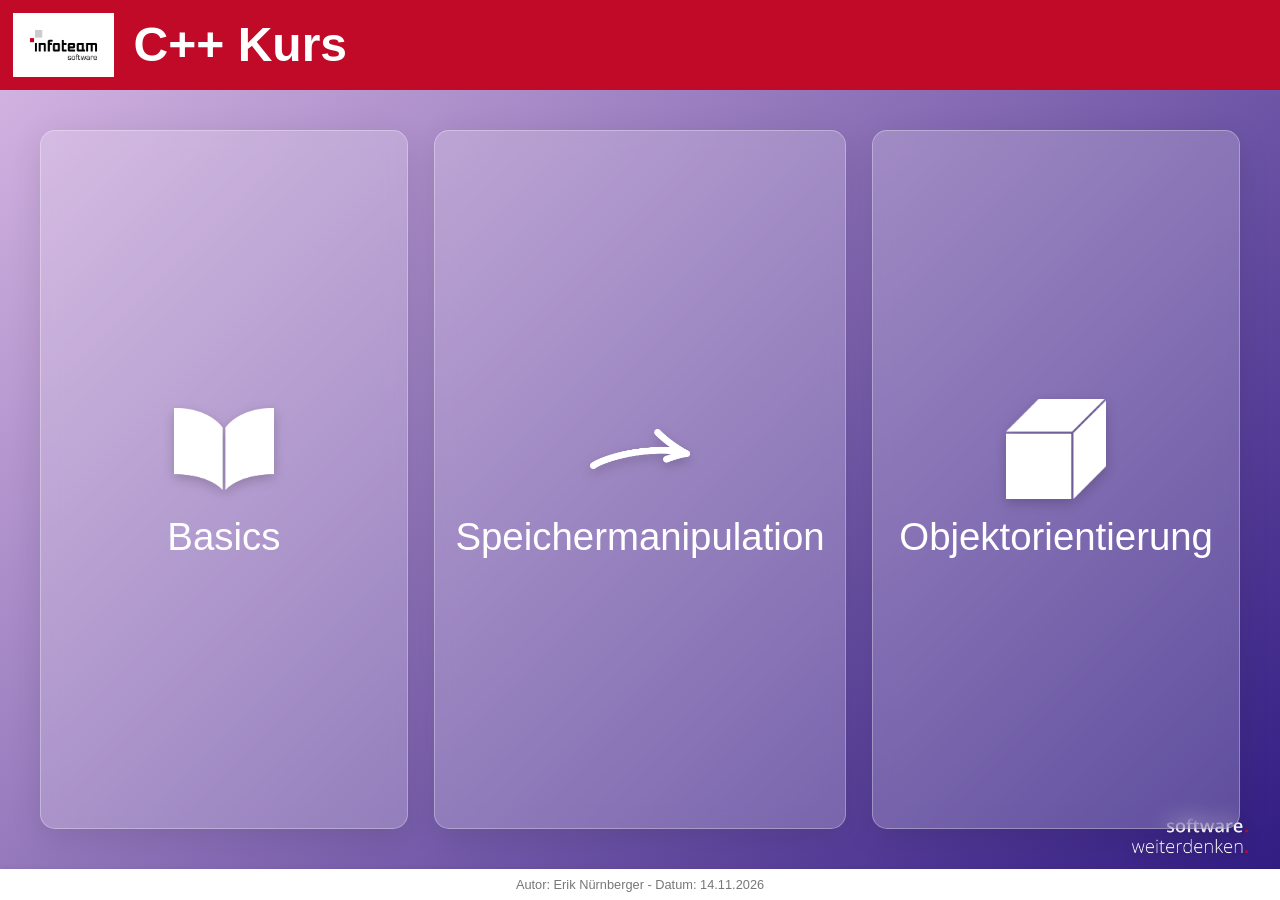
<file: index.html>
<!DOCTYPE html>
<html lang="en">
<head>
    <meta charset="UTF-8">
    <meta name="viewport" content="width=device-width, initial-scale=1.0">
    <title>infoteam - C++ Kurs</title>
    <link rel="stylesheet" href="style.css">
</head>
<body>
    <div id="header" class="header">
        <img class="logo1" src="Images/infoteam_4x_4c_rgb_Logo.png">
        <h1 class="title1">C++ Kurs</h1>
    </div>
    <div id="container-bx" class="container-bx">
        <a href="basics.html" id="container1" class="container">
            <img class="card-icon" src="Images/Book.png" alt="Basics Icon">
            <p>Basics</p>
        </a>
        <a href="memory.html" id="container2" class="container">
            <img class="card-icon" src="Images/Arrow.png" alt="Memory Icon">
            <p>Speichermanipulation</p>
        </a>
        <a href="oop.html" id="container3" class="container">
            <img class="card-icon" src="Images/Cube.png" alt="OOP Icon">
            <p>Objektorientierung</p>
        </a>
    </div>
    <div class="slogan">
        <img src="Images/software_weiterdenken_two_white.png">
    </div>
    <footer class="site-footer">
        Autor: Erik Nürnberger - Datum: 14.11.2026
    </footer>
</body>
</html>
</file>
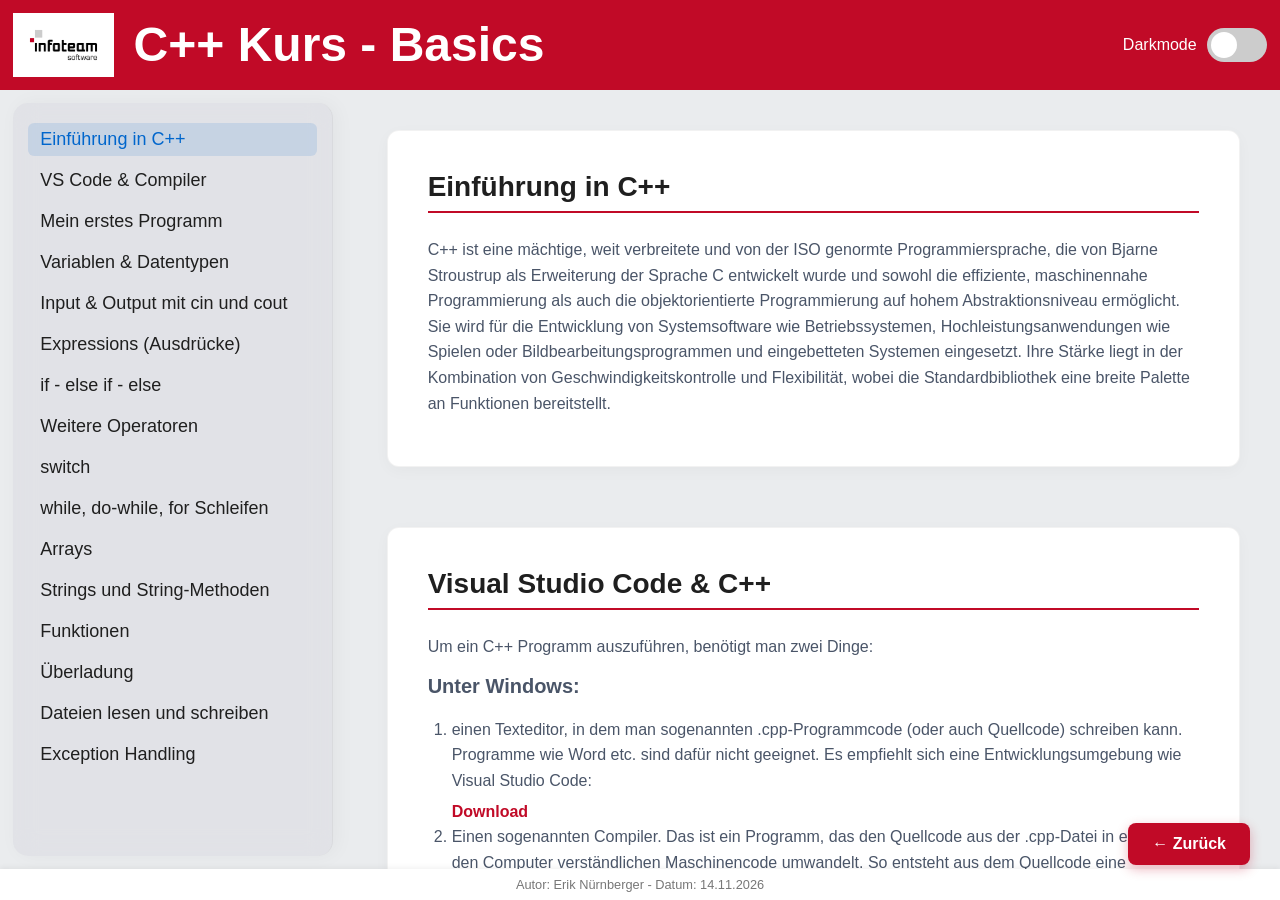
<file: basics.html>
<!DOCTYPE html>
<html lang="en">
<head>
    <meta charset="UTF-8">
    <meta name="viewport" content="width=device-width, initial-scale=1.0">
    <title>Basics</title>
    <link rel="stylesheet" href="kategorystyle.css">
</head>
<body>
    <div id="header" class="header">
        <img class="logo1" src="Images/infoteam_4x_4c_rgb_Logo.png">
        <h1 class="title1">C++ Kurs - Basics</h1>
        <div class="toggle-container">
            <span>Darkmode</span>
            <label class="switch">
                <input type="checkbox" id="myToggle">
                <span class="slider"></span>
            </label>
        </div>
    </div>

    <div class="main-wrapper">
        <aside class="glass-sidebar">
            <a href="#entr" class="sidebar-item active">
                Einführung in C++
            </a>

            <a href="#visualstudiocode" class="sidebar-item">
                VS Code & Compiler
            </a>
            
            <a href="#erstes-programm" class="sidebar-item">
                Mein erstes Programm
            </a>

            <a href="#Variablen" class="sidebar-item">
                Variablen & Datentypen
            </a>

            <a href="#IO" class="sidebar-item">
                Input & Output mit cin und cout
            </a>
            
            <a href="#Expressions" class="sidebar-item">
                Expressions (Ausdrücke)
            </a>

            <a href="#if-elseif-else" class="sidebar-item">
                if - else if - else
            </a>

            <a href="#weitere-Operatoren" class="sidebar-item">
                Weitere Operatoren
            </a>

            <a href="#switch" class="sidebar-item">
                switch
            </a>

            <a href="#loop" class="sidebar-item">
                while, do-while, for Schleifen
            </a>

            <a href="#array" class="sidebar-item">
                Arrays
            </a>

            <a href="#Strings" class="sidebar-item">
                Strings und String-Methoden
            </a>

            <a href="#function" class="sidebar-item">
                Funktionen
            </a>

            <a href="#overload" class="sidebar-item">
                Überladung
            </a>

            <a href="#file" class="sidebar-item">
                Dateien lesen und schreiben
            </a>

            <a href="#exception" class="sidebar-item">
                Exception Handling
            </a>




        </aside>

        <main class="content-area">

            <section class="section" id="entr">
                <h1>Einführung in C++</h1>
                <p>
                    C++ ist eine mächtige, weit verbreitete und von der ISO genormte Programmiersprache, die von Bjarne Stroustrup als Erweiterung der Sprache C entwickelt wurde und sowohl die effiziente, maschinennahe Programmierung als auch die objektorientierte Programmierung auf hohem Abstraktionsniveau ermöglicht. Sie wird für die Entwicklung von Systemsoftware wie Betriebssystemen, Hochleistungsanwendungen wie Spielen oder Bildbearbeitungsprogrammen und eingebetteten Systemen eingesetzt. Ihre Stärke liegt in der Kombination von Geschwindigkeitskontrolle und Flexibilität, wobei die Standardbibliothek eine breite Palette an Funktionen bereitstellt.
                </p>
            </section>

            <section class="section" id="visualstudiocode">
                <h1>Visual Studio Code & C++</h1>

                <p>Um ein C++ Programm auszuführen, benötigt man zwei Dinge:</p>

                <h2>Unter Windows:</h2>
                <ol>
                    <li>einen Texteditor, in dem man sogenannten .cpp-Programmcode (oder auch Quellcode) schreiben kann. Programme wie Word etc. sind dafür nicht geeignet. Es empfiehlt sich eine Entwicklungsumgebung wie Visual Studio Code:</li>
                    <a href="https://code.visualstudio.com/">Download</a>
                    <li>Einen sogenannten Compiler. Das ist ein Programm, das den Quellcode aus der .cpp-Datei in einen für den Computer verständlichen Maschinencode umwandelt. So entsteht aus dem Quellcode eine ausführbare Datei (.exe). Compiler:</li>
                    <a href="https://code.visualstudio.com/docs/cpp/config-mingw">Download</a>
                </ol>

                <h2>Unter macOS:</h2>
                <ol>
                    <li>einen Texteditor, in dem man sogenannten .cpp-Programmcode (oder auch Quellcode) schreiben kann. Programme wie Word etc. sind dafür nicht geeignet. Es empfiehlt sich eine Entwicklungsumgebung wie Visual Studio Code:</li>
                    <a href="https://code.visualstudio.com/">Download</a>
                    <li>Einen sogenannten Compiler. Das ist ein Programm, das den Quellcode aus der .cpp-Datei in einen für den Computer verständlichen Maschinencode umwandelt. So entsteht aus dem Quellcode eine ausführbare Datei (.exe). Compiler:</li>
                    <a href="https://code.visualstudio.com/docs/cpp/config-clang-mac">Download</a>
                </ol>

                <h2>Unter Linux:</h2>
                <ol>
                    <li>einen Texteditor, in dem man sogenannten .cpp-Programmcode (oder auch Quellcode) schreiben kann. Programme wie Word etc. sind dafür nicht geeignet. Es empfiehlt sich eine Entwicklungsumgebung wie Visual Studio Code:</li>
                    <a href="https://code.visualstudio.com/">Download</a>
                    <li>Einen sogenannten Compiler. Das ist ein Programm, das den Quellcode aus der .cpp-Datei in einen für den Computer verständlichen Maschinencode umwandelt. So entsteht aus dem Quellcode eine ausführbare Datei (.exe). Compiler:</li>
                    <a href="https://code.visualstudio.com/docs/cpp/config-linux">Download</a>
                </ol>
                
                <p>
                    Empfohlen wird der MinGW Compiler. Weitere Informationen zur Installation:
                </p>
                <a href="https://code.visualstudio.com/docs/languages/cpp">Setup & Install</a>

                <h2>Wichtig:</h2>
                <ul>
                    <li>C++ arbeitet systemnah, d. h. Programme können sich in ihrer Funktionsweise leicht zwischen verschiedenen Betriebssystemen unterscheiden.</li>
                    <li>Ein Programm, das für Windows kompiliert wurde, funktioniert nicht automatisch auf Linux oder macOS.</li>
                    <li>Auch unterschiedliche Compiler (z. B. GCC, Clang, MSVC) können leicht verschiedene binäre Ergebnisse erzeugen.</li>
                    <li>Kompilierte Programme sind binäre Dateien - sie enthalten Maschinencode, der direkt auf der Prozessorarchitektur ausgeführt wird (z. B. x86, ARM).</li>
                    <li>Wenn Sie Ihr Programm jedoch auf demselben Computer kompilieren und ausführen, funktioniert es immer zuverlässig.</li>
                </ul>
                <h3>Weitere Inforrmationen zu Compilern:</h3>
                <a href="PDF/Compiler.pdf">Compiler.pdf</a>

            </section>
            
            <section class="section" id="erstes-programm">
                <h1>Mein erstes C++ Programm</h1>
                <p>
                    Das erste Programm in jeder Programmiersprache sollte "Hallo Welt" sein. Ein solches Programm gibt einfach "Hallo Welt" in der Konsole aus.
                    Es hilft dabei, die Grundstruktur jedes Programms in einer bestimmten Programmiersprache zu verstehen und eignet sich zudem perfekt als Einstieg.
                </p>
                <ul>
                    <li>Das Hello World Programm wird in eine Datei namens main.cpp geschrieben. Das ist die Quelldatei, diese enthält den C++ Quellcode, der durch das Kompilieren zu einer .exe (einer ausführbaren Datei) wird.</li>
                </ul>
                <p>
                    Hier ist der Code für das Hello World Programm in C++:
                </p>

                <pre class="code-block"><span class="include">#include</span> <span class="prepr">&lt;iostream&gt;</span>

<span class="keyword">int</span> <span class="function">main</span>()
<span class="bracket">{</span>
    std::cout &lt;&lt; <span class="string">"Hello World"</span>;
    <span class="keyword">return</span> <span class="number">0</span>;
<span class="bracket">}</span></pre>

                <ul>
                    <li>Um den C++ Code zu kompilieren, muss man in Visual Studio Code nur auf das kleine, graue Dreieck in der rechten, oberen Ecke des fensters klicken.</li>
                    <li>Will man den Code allerdings manuell kompilieren und ausführen, kann man das im Visual Studio Code - Terminal machen.</li>
                    <li>wichtig ist, das man sich im Terminal im gleichen Verzeichnis befindet, in dem die .cpp datei ist.</li>
                    <li>hierfür wird g++ verwendet, darauf folgt der Dateiname (main.cpp), bzw. die Dateinamen, wenn man mehere .cpp oder header-Dateien hat.</li>
                    <li>auf die Dateinamen folgt ein -o das sagt dem Compiler, das er eine Ausgabedatei erstellen soll, dann folgt der name dieser Datei</li>
                    <li>wird keine Dateiendung angegeben, wird automatisch eine .exe bzw. eine .exec Datei erstellt.</li>
                    <li>zum Schluss kann noch die exe mit ./Dateiname ausgeführt werden</li>
                </ul>
<pre class="consoleOut">
g++ main.cpp -o main
./main
</pre>


                <h2>#include &lt;iostream&gt;:</h2>
                <ul>
                    <li>ist ein sogenanntes Präprozessor-Statement</li>
                    <li>Präprozessor-Statements beginnen immer mit einem #</li>
                    <li>sie werden vom Compiler bearbeitet, noch bevor die eigentliche Kompilierung stattfindet</li>
                    <li>im Falle des Hello World Programms ist das Präprozessor statement: #include</li>
                    <li>#include bedeutet, dass eine Datei (eine library / Bibliothek) eingebunden wird, die bestimmte Funktionen bereitstellt</li>
                    <li>Die Library, die hier verwendet wird, ist iostream</li>
                    <li>sie ermöglicht es, Ein- und Ausgaben in der Konsole zu tätigen und stellt dafür Befehle wie std::cout bereit</li>
                    <li>die library wird in die Quelldatei eingebunden, indem ihr Inhalt in die Quelldatei kopiert wird</li>
                </ul>

                <h2>int main()</h2>
                <ul>
                    <li>ist die main() - Funktion</li>
                    <li>die main() - Funktion ist die Hauptfunktion des Programmes. Dort startet das Programm</li>
                    <li>alle Befehle werden innerhalb von main() nacheinander abgearbeitet</li>
                    <li>die main() - Funktion besitzt einen Rückgabetyp (int)</li>
                    <li>int steht hierbei für Integer, also eine Ganzzahl, die main() - Funktion gibt also eine Ganzzahl zurück</li>
                    <li>Der Rückgabewert von main() bestimmt lediglich, ob das Programm ordnungsgemäß ausgeführt wurde oder ob ein Fehler vorlag</li>
                    <li>wurde main() ordnungsgemäß und ohne Fehler ausgeführt gibt die Funktion den Ganzzahlwert 0 zurück</li>
                    <li>alle Befehle, die zu main() dazugehören, stehen in geschweiften Klammern {...}</li>
                    <li>main() beginnt also bei { und endet bei }</li>
                    <li>{...}: gibt also den Gültigkeitsbereich (Scope) der main()-Funktion an</li>
                </ul>

                <h2>std::cout</h2>
                <ul>
                    <li>die Ausgabe über die Konsole erfolgt in C++ mit dem std::cout - Objekt</li>
                    <li>std::cout ist das Ausgabeobjekt, der Klasse ostream im Standard-Namespace. Es gibt aus, was sich hinter &lt;&lt; befindet.</li>
                    <li>&lt;&lt;: ist der left-shift operator, hier der Stream-Insertion-Operator, er legt den Wert oder Text fest, der an cout übergeben wird</li>
                </ul>

                <h2>"Hello World"</h2>
                <ul>
                    <li>ist das String-Literal, das ausgegeben wird</li>
                </ul>

                <h2>;</h2>
                <ul>
                    <li>das Semikolon (;) beendet eine Anweisung</li>
                </ul>

                <h2>return</h2>
                <ul>
                    <li>ist die Anweisung für die Rückgabe, mit der Angabe, was zurückgegeben wird</li>
                    <li>ein return statement beendet eine Funktion an der Stelle, an der es selbst auftritt</li>
                    <li>in main() gibt return Null zurück, da das Programm keinen Fehler verursacht</li>
                </ul>

                <h2>Kommentare</h2>
                <ul>
                    <li>Kommentare bieten eine Möglichkeit, Text in ein Programm zu schreiben, ohne dass dieser Text als Befehle ausgewertet wird</li>
                    <li>Kommentare werden vom Compiler ignoriert und landen somit nicht in der ausführbaren Datei</li>
                    <li>Kommentare, die nur über eine Zeile gehen, beginnen mit // und gehen bis zum Ende der Zeile</li>
                    <li>Kommentare, die über mehrere Zeilen gehen, beginnen mit /* und enden mit */</li>
                </ul>
                <pre class="code-block"><span class="comment">// Kommentar über eine Zeile

/*
Konmmentar
über
mehrere
Zeilen
*/</span></pre>
            <p>mit Kommentaren kann man bestimmte Informationen im Code festhalten, man sollte es aber nicht mit Kommentaren übertreiben.</p>

            <h3>1. Übung</h3>
            <p>Wenn Sie alle Schritte aus der Installation befolgt haben, sollten Sie jetzt vor Ihnen ein Hallo Welt Programm sehen und dieses Ausführen können. Die erste Übungs-Aufgabe soll sein, das Programm so abzuändern, dass es "Hallo " und ihren Namen aus gibt.</p>

            </section>

            <section class="section" id="Variablen">
                <h1>Variablen & Datentypen</h1>
                <p>In C++ sind Variablen benannte Speicherbereiche, die verwendet werden, um Daten zu speichern, auf die während der Programmausführung zugegriffen und die verändert werden können. Jede Variable hat einen Datentyp, der die Art der zu speichernden Information festlegt (z.B.: ganze Zahlen mit int, Zeichen mit char), und einen Variablennamen, über den im Programm auf den Speicherort zugegriffen wird.</p>
                <p>! Hinweis: Die Größe von Variablen kann zwischen Compilern und Plattformen unterschiedlich sein.</p>
                <p>Hier eine Liste der wichtigsten einfachen Datentypen zu Anfang:</p>
                <div class="table-container">
                    <table>
                        <tr>
                            <th>Keyword</th>
                            <th>Werte (Values)</th>
                            <th>Größe in Bytes</th>
                            <th>Größe in Bits</th>
                            <th>Wertebereich</th>
                        </tr>
                        <tr>
                            <td>int</td>
                            <td>Ganzzahl</td>
                            <td>4</td>
                            <td>32</td>
                            <td>-2.147.483.648 bis 2.147.483.647</td>
                        </tr>
                        <tr>
                            <td>char</td>
                            <td>1 Zeichen</td>
                            <td>1</td>
                            <td>8</td>
                            <td>-128 bis 127</td>
                        </tr>
                        <tr>
                            <td>short int</td>
                            <td>Ganzzahl</td>
                            <td>2</td>
                            <td>16</td>
                            <td>-32.768 bis +32.767</td>
                        </tr>
                        <tr>
                            <td>long</td>
                            <td>Ganzzahl</td>
                            <td>8</td>
                            <td>64</td>
                            <td>-9.223.372.036.854.775.808 bis 9.223.372.036.854.775.807</td>
                        </tr>
                        <tr>
                            <td>float</td>
                            <td>Kommazahlen</td>
                            <td>4</td>
                            <td>32</td>
                            <td>+/-1,18 * 10^-38 bis +/-3,4 * 10^1038</td>
                        </tr>
                        <tr>
                            <td>double</td>
                            <td>Kommazahlen</td>
                            <td>8</td>
                            <td>64</td>
                            <td>-1.8 * 10^308 bis + 1.8 * 10^308</td>
                        </tr>
                        <tr>
                            <td>bool</td>
                            <td>Wahrheitswert</td>
                            <td>1</td>
                            <td>8</td>
                            <td>true / false</td>
                        </tr>
                    </table>
                </div>
                <p>Deklarieren einer Variablen: Datentyp Name;</p>
                <ul>
                    <li>Hier wird eine Variable von einem bestimmten Datentyp erstellt und ihr wird ein Name gegeben, aber noch kein Wert. Das sollte tatsächlich in der Praxis vermieden werden, da uninitialisierte lokale Variablen undefinierten Speicherinhalt enthalten. Das Auslesen führt zu undefiniertem Verhalten (Undefined Behavior).</li>
                </ul>
<pre class="code-block"><span class="keyword">int</span> alter;</pre>
                <ul>
                    <li>Hier wird eine Variable vom Typ int deklariert und sie hat den Namen alter</li>
                    <li>Sie kann also zum Beispiel das Alter einer Person speichern</li>
                    <li>Die Namen können frei gewählt werden, dürfen aber keine Leerzeichen enthalten. Sie dürfen nicht mit einer Zahl beginnen (können aber Zahlen enthalten) und dürfen kein C++-Keyword sein.</li>
                </ul>

                <p>Wert zuweisen (allokieren):</p>
                <ul>
                    <li>Werte einer Variablen können verschieden dargestellt werden: Zahlwerte können dezimal (z.B. 3), hexadezimal mit einem 0x als Präfix (z.B. 0x1F) oder binär mit einem 0b als Präfix (z.B. 0b10011) zugewiesen werden.</li>
                    <li>Die gerade eben erstellte Variable alter soll nun einen Wert erhalten</li>
                </ul>
<pre class="code-block">alter = <span class="number">25</span>;</pre>

                <ul>
                    <li>Wichtig ist, dass nach jeder Anweisung ein Semikolon (;) folgt</li>
                    <li>Ebenfalls ist es wichtig, dass die Zuweisung eines Wertes nur nach diesem Schema funktioniert: Variable = Wert</li>
                    <li>In der Mathematik funktionieren Variablen in 2 Richtungen, z.B.: x = 2 oder 2 = x</li>
                    <li>in der Programmierung muss allerdings dem Compiler genau mitgeteilt werden, wohin er welchen Wert speichern soll, also geht nur x = 2</li>
                    <li>eine Variable, die Ganzzahlen speichert, nutzt auch den negativen Bereich der Zahlen, wofür ein Bit für den Wert entfällt, möchte man sicherstellen, dass ein Integer immer positiv ist, kann man ihn mit dem Schlüsselwort unsigned kennzeichnen</li>
                </ul>

                <p>Variablen initialisieren:</p>
                <ul>
                    <li>Hierbei wird bereits beim Deklarieren der Variablen ein Wert zugewiesen:</li>
                </ul>
<pre class="code-block"><span class="keyword">int</span> alter2 = <span class="number">28</span>;</pre>
                <ul>
                    <li>Hier wird eine Variable vom Typ int mit Namen alter2 erstellt und ihr wird direkt der Wert 28 zugewiesen</li>
                    <li>Hier wurde die Variable alter2 genannt, da alter schon existiert und eine Variable eindeutig sein muss</li>
                </ul>

                <p>Durch die nähe zur Hardware, die C++ hat sieht man oft Dinge, die auf den ersten Blick verwirren können, so werden Beispielsweise Buchstaben (char) im Computer wie Zahlen behandelt. Um den dezimalen Zahlenwert eines Buchstaben herauszufinden, kann man eine Ascii-Tabelle verwenden - die folgende ascii tabelle zeigt den Dezimalwert, das Zeichen, den Binärwert und den Hexadezimalwert eines char.</p>
                <div class="table-container">
                    <img src="Images/ascii-tabelle.gif" class="asciiImage">
                </div>

                <p>weitere Beispiele:</p>
<pre class="code-block">
<span class="keyword">char</span> Buchstabe = <span class="string">'H'</span>; <span class="comment">//char speichert Zeichen innerhalb von Apostrophen ab</span>
<span class="keyword">char</span> Ziffer = <span class="string">'2'</span>; <span class="comment">//char kann eine Ziffer als Zeichen speichern, diese ist nicht zum Verrechnen geeignet.</span>
<span class="keyword">float</span> Kommazahl = <span class="number">0.45f</span>; <span class="comment">//f am Ende der Zahl um float als richtigen float zu nutzen ! Komma wird zu Punkt</span>
<span class="keyword">double</span> GrosseKommazahl = <span class="number">1614651461.54646</span>;
<span class="keyword">bool</span> Zustand = <span class="keyword">true</span>;
</pre>
                <ul>
                    <li>Einer Variable sollte immer ein Wert zugewiesen werden, der ihrem Datentyp entspricht, also einem int eine Ganzzahl und keine Kommazahl</li>
                    <li>Hierbei gibt es aber auch besondere Ausnahmen, beispielsweise:</li>
                </ul>
<pre class="code-block">
<span class="keyword">char</span> EinBuchstabe = <span class="number">65</span>; <span class="comment">//speichert den zugehörigen ASCII-Wert zu 65, also ein 'A'</span>
</pre>

                <ul>
                    <li>Variablen können in anderen Variablen gespeichert werden</li>
                    <li>Variablen können überschrieben werden</li>
                    <li>Variablen können sich selbst überschreiben</li>
                </ul>
<pre class="code-block">
<span class="keyword">int</span> Zahl1 = <span class="number">5</span>; <span class="comment">//Zahl1 = 5</span>
<span class="keyword">int</span> Zahl2 = Zahl1; <span class="comment">//Zahl2 = 5, Zahl2 bekommt den Wert von Zahl1</span>
<span class="keyword">float</span> Kommazahl1 = <span class="number">1.25f</span>; <span class="comment">//Kommazahl1 = 1,25</span>
Kommazahl1 = <span class="number">10.00f</span>; <span class="comment">//Kommazahl1 = 10,00</span>
<span class="keyword">char</span> Letter1 = <span class="string">'L'</span>;
Letter1 = Letter1; <span class="comment">//Letter1 überschreibt sich selbst, das ist nicht ganz sinnvoll im Moment, aber es geht</span>
</pre>

            <h2>Const</h2>
            <p>Das Schlüsselwort const in C++ sorgt dafür, dass eine Variable schreibgeschützt ist (read-only) und verhindert deren nachträgliche Wertänderungen. Wird eine normale Variable als const deklariert, muss sie sofort initialisiert werden. Ein späterer Schreibzugriff wirft einen Compiler-Fehler.</p>

<pre class="code-block">
<span class="keyword">const int</span> MAX_USERS = <span class="number">100</span>;
</pre>

            <h2>Konvertierung</h2>
            <p>In C++ können Typumwandlungen (Konvertierungen) explizit und implizit stattfinden</p>
            <p>Implizite Typumwandlung</p>
            <ul>
                <li>Der Compiler führt eine implizite Konvertierung automatisch durch, wenn verschiedene Datentypen in einem Ausdruck oder bei Zuweisungen aufeinandertreffen</li>
                <li>Kleinere Datentypen werden in größere umgewandelt (z. B. int zu double), um Datenverlust zu vermeiden</li>
            </ul>

<pre class="code-block">
<span class="keyword">int</span> a = <span class="number">5</span>;
<span class="keyword">double</span> b = a; <span class="comment">//Implizite Konvertierung von int zu double</span>
</pre>


                <p>Explizite Typumwandlung (Casting)</p>
                <ul>
                    <li>ist die explizite Konvertierung, die vom Programmierer erzwungen wird</li>
                    <li>static_cast: Für standardmäßige, zur Kompilierzeit geprüfte Umwandlungen</li>
                    <li>dynamic_cast: Für sichere Typumwandlungen (Downcasting) in Klassenhierarchien zur Laufzeit</li>
                    <li>const_cast: Zum Hinzufügen oder Entfernen des const-Qualifizierers</li>
                </ul>
        
<pre class="code-block">
<span class="keyword">double</span> pi = <span class="number">3.14</span>;
<span class="keyword">int ganzzahl1</span> = (<span class="keyword">int</span>)pi;
<span class="keyword">int</span> ganzzahl2 = static_cast&lt;<span class="keyword">int</span>&gt;(pi);
</pre>

                <h2>lokale vs globale Variablen</h2>
                <p>Wird eine Variable außerhalb eines Code-Blocks, z.B. außerhalb der main()-Funktion deklariert, ist sie überall gültig, man kann von überall auf sie zugreifen.</p>

<pre class="code-block">
<span class="include">#include</span> <span class="prepr">&lt;iostream&gt;</span>

<span class="keyword">int</span> a = <span class="number">0</span>; <span class="comment">//globale Variable</span>

<span class="keyword">int</span> <span class="function">main</span>()
<span class="bracket">{</span>
    <span class="keyword">return</span> <span class="number">0</span>;
<span class="bracket">}</span>
</pre>

                <p>Eine Variable, die innerhalb eines Code-Blocks deklariert wird, ist eine lokale Variable, diese ist nur innerhalb dieses Blocks verfügbar und ansprechbar.</p>
                
<pre class="code-block">
<span class="include">#include</span> <span class="prepr">&lt;iostream&gt;</span>

<span class="keyword">int</span> <span class="function">main</span>()
<span class="bracket">{</span>
    <span class="keyword">int</span> a = <span class="number">0</span>; <span class="comment">//lokale Variable</span>
    <span class="keyword">return</span> <span class="number">0</span>;
<span class="bracket">}</span>
</pre>
                <p>Man sollte globale Variablen nur dann verwenden, wenn man sie wirklich benötigt, ansonsten sollte man Variablen lokal deklarieren.</p>
            
                <h3>2. Übung</h3>
                <p>Erstellen Sie eine Variable vom Typ int, mit dem Namen Zahl und weisen Sie ihr den Wert 15 zu. Erstellen sie dann eine globale Variable namens Letter, vom Typ char und weisen ihr den Buchstaben 'c' zu. Überschreiben sie den Wert von Zahl mit dem Wert von Letter.</p>


                <h2>Uniform Initialization</h2>
                <p>Uniform Initialization (einheitliche Initialisierung) oder Brace Initialization wurde mit C++11 eingeführt und dient dazu, die historisch chaotischen und fehleranfälligen Wege der Wertevergabe in C++ zu vereinheitlichen.</p>
                <p>Schutz vor Datenverlust (Narrowing Conversions) - Die Klammer-Initialisierung verhindert implizite, unsichere Typkonvertierungen. Wenn Sie versuchen, einen Datentyp mit größerem Wertebereich in einen kleineren zu pressen, bricht der Compiler mit einem Error ab, statt Daten stillschweigend abzuschneiden</p>

<pre class="code-block">
<span class="keyword">int</span> a = <span class="number">5.5</span>; <span class="comment">//C-Style: Kompiliert! Die Nachkommastelle wird abgeschnitten (a wird 5).</span>
<span class="keyword">int</span> b<span class="bracket">{</span><span class="number">5.5</span><span class="bracket">}</span>; <span class="comment">//Uniform: Compiler-Fehler! (Narrowing conversion)</span>
</pre>

            </section>

            <section class="section" id="IO">
                <h1>Input & Output mit cin und cout</h1>
                <p>Mit std::cout&lt;&lt; können Sie nicht nur String-Literale wie "Hello World" ausgeben, sondern die direkten Werte von Variablen:</p>
<pre class="code-block">
std::cout &lt;&lt; <span class="string">"Hello World"</span>;
<span class="keyword">int</span> a = <span class="number">5</span>;
std::cout &lt;&lt; a; <span class="comment">//gibt die Zahl 5 in der Konsole aus</span>
</pre>
                <p>Eine neue Zeile am Ende der Ausgabe kann mit &lt;&lt; std::endl; ermöglicht werden. Eine neue Zeile kann auch mit "\n" ausgegeben werden. Es können ebenfalls mehrere verschiedene Werte mit &lt;&lt; voneinander getrennt ausgegeben werden.</p>
<pre class="code-block">
std::cout &lt;&lt; <span class="string">"Hello World"</span>;
std::cout &lt;&lt; <span class="string">"Hello World"</span> &lt;&lt; std::endl;
std::cout &lt;&lt; <span class="string">"Hello\nWorld"</span>;
std::cout &lt;&lt; <span class="string">"M"</span> &lt;&lt; 15;
</pre>
                <p>In der Konsole müsste das Ganze so aussehen: </p>

<pre class="consoleOut">
Hello WorldHello World
Hello
WorldM15
</pre>

                <p>Mit std::cin &gt;&gt; können Sie Eingaben in der Konsole einlesen und in einer Variable speichern. Die Eingabe muss zum Datentyp der Zielvariable passen, ansonsten bricht das Programm ab. Eine Eingabe wird mit der Enter-Taste bestätigt.</p>

<pre class="code-block">
<span class="keyword">int</span> a;
std::cout &lt;&lt; <span class="string">"Hier eine Ganzzahl eingeben:"</span>;
std::cin &gt;&gt; a;
std::cout &lt;&lt; a;
</pre>
                <p>Mit std::cin &gt;&gt; kann allerdings nur eine Reihe von Zeichen ohne Unterbrechung eingelesen werden. Leerzeichen und alles dahinter wird von std::cin &gt;&gt; ignoriert, für den Fall, dass man mehrere Wörter oder Zeichenfolgen mit Leerzeichen einlesen möchte, gibt es std::getline(), das wird allerdings erst später bei Strings interessant.</p>

<pre class="code-block">
std::<span class="function">getline</span>(std::cin, Variable); 
</pre>

                <p>Man kann mehrere Sachen hintereinander direkt ausgeben, also Text, Variablen usw.</p>

<pre class="code-block">
<span class="keyword">int</span> a = <span class="number">2</span>;
std::cout &lt;&lt; <span class="string">"Der Wert von a ist:"</span> &lt;&lt; a &lt;&lt; <span class="string">"\n"</span>;
</pre>

                <h3>3. Übung</h3>
                <p>Lassen sie sich die in der vorherigen Übung erstellten Variablen untereinander ausgeben. Hinweis: der Ausgabebefehl sollte in die Zeile vor return 0, da dort beide Variablen bekannt sind.</p>

            </section>
            
            <section class="section" id="Expressions">
                <h1>Expressions (Ausdrücke)</h1>
                <h2>Arithmetische Operatoren</h2>
                <p>Jetzt sollen die Variablen auch verwendet werden. Variablen können, wenn sie vom selben Datentyp sind einfach miteinander verrechnet werden. In C++ kann man folgende Operatoren verwenden:</p>
                <ul>
                    <li>+: Addition, rechnet werte zusammen</li>
                    <li>-: Subtraktion, zieht den rechten Wert vom linken ab</li>
                    <li>*: Multiplikation, multipliziert Werte</li>
                    <li>/: Division, teilt Werte</li>
                    <li>%: Modulo, gibt den ganzzahligen Rest einer Ganzzahldivision zurück</li>
                    <li>++: Inkrement, erhöht den Wert einer Variablen um 1</li>
                    <li>- -: Dekrement, verringert den Wert einer Variablen um 1</li>
                    <li>!: NOT-Operator - negiert einen Wahrheitswert. </li>
                </ul>
                <p>Die Ergebnisse können ausgegeben werden oder gespeichert werden. Man kann Zahlen oder Variablen direkt verrechnen.</p>

<pre class="code-block">
std::cout &lt;&lt; <span class="number">3</span> + <span class="number">4</span>; <span class="comment">//Ausgabe: 7</span>
<span class="keyword">int</span> a = <span class="number">5</span> - <span class="number">4</span>; <span class="comment">//a = 1</span>
std::cout &lt;&lt; a; <span class="comment">//Ausgabe: 1</span>

<span class="keyword">int</span> b = <span class="number">8</span>;
std::cout &lt;&lt; a + b; <span class="comment">//Ausgabe: 9</span>

std::cout &lt;&lt; <span class="number">5.0</span> / <span class="number">2</span>; <span class="comment">//Ausgabe: 2.5 (float) [5/2 würde zwei int teilen und das Ergebnis wäre ein int, der Nachkommateil würde entfallen]</span>
std::cout &lt;&lt; <span class="number">3</span> * <span class="number">4</span>; <span class="comment">//Ausgabe: 12</span>
std::cout &lt;&lt; <span class="number">6</span> % <span class="number">5</span>; <span class="comment">//Ausgabe: 1</span>

<span class="keyword">int</span> c = <span class="number">5</span>;
c = c - <span class="number">1</span>; <span class="comment">//c = 4</span>
c++; <span class="comment">//c = 5</span>
++c; <span class="comment">//c = 6, ++ kann vor oder nach dem Variablennamen stehen</span>

<span class="keyword">bool</span> lichtIstAn = <span class="keyword">true</span>;
<span class="keyword">bool</span> lichtIstAus = !lichtIstAn;
</pre>

                <h2>Ausdruck</h2>
                <p>Ein Ausdruck ist die Kombination aus Werten, Variablen, Operatoren und Funktionsaufrufen, die zu einem bestimmten Wert mit einem bestimmten Datentyp ausgewertet wird. Ein Ausdruck ist noch keine vollständige Handlungsanweisung für das Programm.</p>
                <ul>
                    <li>Anweisung: int x = 5 + 3;</li>
                    <li>Ausdruck darin: 5 + 3</li>
                </ul>
                <p>Für Ausdrücke in C++ gibt es vom Compiler ein fest definiertes Verhalten, ganz nach den Regeln der Mathematik:</p>
                <ul>
                    <li>Punktrechnung vor Strichrechnung</li>
                    <li>Klammern werden zuerst behandelt</li>
                </ul>
<pre class="code-block">
<span class="keyword">int</span class="number"> a = <span class="number">1</span>;
<span class="keyword">int</span> ergebnis = (<span class="number">5</span> + a) * <span class="number">6</span> + <span class="number">3</span>; <span class="comment">//ergebnis = 39</span>
</pre>
                <h3>4. Übung</h3>
                <p>Erstellen Sie ein Programm, das zwei Variablen besitzt, deren Wert über eine Konsoleneingabe entgegennimmt und das Ergebnis aus der Multiplikation der beiden Variablen ausgibt.</p>
                
            </section>

            <section class="section" id="if-elseif-else">
                <h1>if - else if - else</h1>
                <p>Bedingungen steuern den Datenfluss eines Programms. Sie erlauben es dem Code, Entscheidungen zu treffen und unterschiedliche Wege einzuschlagen - basierend auf Wahrheitswerten (bool)</p>
                <h2>if-Statement</h2>
                <p>Das Wort if kommt aus dem Englischen und bedeutet "Wenn". Es ist die grundlegendste Entscheidung in der Programmierung. Das bedeutet: "Wenn diese Bedingung wahr (true) ist, dann tue das Folgende. Wenn sie falsch (false) ist, ignoriere es einfach."</p>

<pre class="code-block">
<span class="keyword">bool</span> bedingung = <span class="keyword">true</span>;
<span class="keyword">if</span>(bedingung)
<span class="bracket">{</span>
    <span class="comment">//Dieser Code läuft NUR, wenn die Bedingung wahr (true) ist.</span>
<span class="bracket">}</span>

<span class="comment">//Eine Zahl überprüfen, ob sie 5 ist.</span>
<span class="keyword">int</span> number = <span class="number">0</span>;

std::cout &lt;&lt; <span class="string">"Hier eine Ganzzahl eingeben: "</span>;
std::cin &gt;&gt; number;

<span class="keyword">if</span>(number == <span class="number">5</span>)
<span class="bracket">{</span>
    <span class="comment">//Dieser Code läuft NUR, wenn die Nummer 5 ist.</span>
    std::cout &lt;&lt; <span class="string">"Die eingegebene Nummer war 5."</span>;
<span class="bracket">}</span>
</pre>
                <ul>
                    <li>Typ-Flexibilität (Truthiness): Anders als beispielsweise Java verlangt C++ im if(...) keinen echten boolean. Jeder numerische Wert ungleich 0 oder gültige Zeiger != nullptr wird implizit zu true konvertiert. Nur 0 und nullptr sind false.</li>
                    <li>Zuweisungs-Falle: Der klassische Bug if (status = 5) kompiliert in C++ fehlerfrei, weist 5 zu, evaluiert zu true und führt den Block immer aus.</li>

                </ul>

                <h2>else-Statement</h2>
                <p>Das Wort else bedeutet "ansonsten". Es bildet zusammen mit dem if ein unzertrennliches Paar. Man nutzt es, wenn man für jeden Fall einen Plan braucht. Es gibt dem Computer einen Alternativweg vor, wenn die if-Bedingung falsch war.</p>
<pre class="code-block">
<span class="keyword">if</span>(bedingung)
<span class="bracket">{</span>
    <span class="comment">//Code läuft, wenn die Bedingung WAHR ist.</span>
<span class="bracket">}</span>
<span class="keyword">else</span>
<span class="bracket">{</span>
    <span class="comment">//Code läuft, wenn die Bedingung FALSCH war.</span>
<span class="bracket">}</span>
</pre>

                    <h2>else if-Statement</h2>
                    <p>else if bedeutet "Ansonsten wenn". Manchmal reichen zwei Wege (wahr oder falsch) nicht aus, weil es viele verschiedene Möglichkeiten gibt. Mit else if kann man eine Kette von Bedingungen bauen. Das Programm prüft diese Kette von oben nach unten durch.</p>


<pre class="code-block">
<span class="keyword">if</span>(bedingung1)
<span class="bracket">{</span>
    <span class="comment">//Code läuft, wenn bedingung1 wahr ist</span>
<span class="bracket">}</span>
<span class="keyword">else if</span>(bedingung2)
<span class="bracket">{</span>
    <span class="comment">//Code läuft, wenn bedingung2 wahr ist</span>
<span class="bracket">}</span>
<span class="keyword">else</span>
<span class="bracket">{</span>
    <span class="comment">//Code läuft, wenn alle vorherigen Bedingungen falsch waren</span>
<span class="bracket">}</span>
</pre>

                    <ul>
                        <li>Sobald das Programm von oben nach unten wandert und eine Bedingung findet, die wahr ist, wird deren Code ausgeführt. Danach bricht das Programm die gesamte Kette ab und springt ganz ans Ende. Es wird niemals mehr als ein Block ausgeführt!</li>
                    </ul>
                    <p>Will man in C++ Werte miteinander vergleichen, kann man verschiedene Vergleichsoperatoren verwenden. Mit diesen kann man 2 Variablen miteinander vergleichen oder eine Variable mit einem Wert.</p>
                    <div class="table-container">
                        <table>
                            <tr>
                                <th>Operator</th>
                                <th>Syntax</th>
                                <th>Beschreibung</th>
                                <th>Beispiel</th>
                            </tr>
                            <tr>
                                <td>gleich</td>
                                <td>==</td>
                                <td>Prüft, ob beide Werte gleich sind, wenn ja, ist das Ergebnis true, ansonsten false</td>
                                <td>a == b</td>
                            </tr>
                            <tr>
                                <td>ungleich</td>
                                <td>!=</td>
                                <td>Prüft, ob beide Werte verschieden sind, wenn ja, ist das Ergebnis true, ansonsten false</td>
                                <td>a != b</td>
                            </tr>
                            <tr>
                                <td>kleiner als</td>
                                <td>&lt;</td>
                                <td>Prüft, ob der linke Wert kleiner ist als der rechte</td>
                                <td>a &lt; b</td>
                            </tr>
                            <tr>
                                <td>größer als</td>
                                <td>&gt;</td>
                                <td>Prüft, ob der linke Wert größer ist als der rechte</td>
                                <td>a &gt; b</td>
                            </tr>
                            <tr>
                                <td>kleiner oder gleich</td>
                                <td>&lt;=</td>
                                <td>Prüft, ob der linke Wert kleiner oder gleich dem rechten Wert ist</td>
                                <td>a &lt;= b</td>
                            </tr>
                            <tr>
                                <td>größer oder gleich</td>
                                <td>&gt;=</td>
                                <td>Prüft, ob der linke Wert größer oder gleich dem rechten Wert ist</td>
                                <td>a &gt;= b</td>
                            </tr>
                        </table>
                    </div>

                    <p>Damit lassen sich alle möglichen Arten von Abfragen erstellen</p>
                    <ul>
                        <li>Hier ein kleines Beispielprogramm - Kinoeinlass:</li>
                    </ul>
                    
<pre class="code-block">
<span class="include">#include</span> <span class="prepr">&lt;iostream&gt;</span>

<span class="keyword">int</span> <span class="function">main</span>()
<span class="bracket">{</span>
    <span class="comment">//Eine Variable, die das eingegebene Alter einer Person speichert</span>
    <span class="keyword">int</span> age = <span class="number">0</span>;

    std::cout &lt;&lt; <span class="string">"Bitte hier das Alter eingeben: "</span>;
    std::cin &gt;&gt; age;

    <span class="keyword">if</span>(age &lt; 16)
    <span class="bracket">{</span>
        std::cout &lt;&lt; <span class="string">"Nur Filme fuer Kinder."</span>;
    <span class="bracket">}</span>
    <span class="keyword">else if</span>(age &lt; 18)
    <span class="bracket">{</span>
        std::cout &lt;&lt; <span class="string">"Nur Filme fuer Kinder und Jugendliche."</span>;
    <span class="bracket">}</span>
    <span class="keyword">else</span>
    <span class="bracket">{</span>
        std::cout &lt;&lt; <span class="string">"Filme fuer alle, auch fuer Erwachsene."</span>;
    <span class="bracket">}</span>
    <span class="keyword">return</span> <span class="number">0</span>;
<span class="bracket">}</span>
</pre>

                <ul>
                    <li>Man kann auch mehrere if-Abfragen ineinander Verschachteln.</li>
                </ul>

                <h3>5. Übung</h3>
                <p>Erstellen Sie ein Programm, das mittels einer if-else-Abfrage herausfindet, ob eine eingegebene Zahl gerade oder ungerade ist. Hinweis nutzen Sie Modulo.</p>


            </section>

            <section class="section" id="weitere-Operatoren">
                <h1>Weitere Operatoren</h1>
                <h2>Logische Operatoren</h2>
                <p>Logische Operatoren in C++ verbinden Bedingungen und Aussagen. Sie geben immer einen Wahrheitswert zurück.</p>
                <div class="table-container">
                    <table>
                        <tr>
                            <th>Operator</th>
                            <th>Syntax</th>
                            <th>Beschreibung</th>
                            <th>Beispiel</th>
                        </tr>
                        <tr>
                            <td>Logisches UND</td>
                            <td>&&</td>
                            <td>sind beide Bedingungen wahr, wird true zurückgegeben</td>
                            <td>a &lt; 5 && b &lt; 5</td>
                        </tr>
                        <tr>
                            <td>Logisches ODER</td>
                            <td>||</td>
                            <td>Ergibt true, wenn mindestens eine Bedingung wahr ist</td>
                            <td>a &lt; 5 || b &gt; 2</td>
                        </tr>
                        <tr>
                            <td>Logisches NICHT</td>
                            <td>!</td>
                            <td>Kehrt den Wahrheitswert um</td>
                            <td>!a</td>
                        </tr>
                    </table>
                </div>

                <h2>Bitweise Operatoren</h2>
                <p>Bitweise Operatoren in C++ arbeiten direkt auf den einzelnen Bits (0 und 1) von Ganzzahlen z.B. int oder char</p>

                <div class="table-container">
                    <table>
                        <tr>
                            <th>Operator</th>
                            <th>Syntax</th>
                            <th>Beschreibung</th>
                            <th>Beispiel</th>
                        </tr>
                        <tr>
                            <td>Bitweises UND</td>
                            <td>&</td>
                            <td>Setzt das Ergebnis-Bit auf 1, wenn beide korrespondierenden Bits 1 sind</td>
                            <td>a & b</td>
                        </tr>
                        <tr>
                            <td>Bitweises ODER</td>
                            <td>|</td>
                            <td>Setzt das Ergebnis-Bit auf 1, wenn mindestens eines der Bits 1 ist.</td>
                            <td>a | b</td>
                        </tr>
                        <tr>
                            <td>Bitweises Exklusiv-ODER / XOR</td>
                            <td>^</td>
                            <td>Setzt das Ergebnis-Bit auf 1, wenn die Bits unterschiedlich sind.</td>
                            <td>a ^ b</td>
                        </tr>
                        <tr>
                            <td>Bitweises NICHT / Komplement</td>
                            <td>~</td>
                            <td>Invertiert alle Bits (0 wird zu 1, 1 wird zu 0)</td>
                            <td>~a</td>
                        </tr>
                        <tr>
                            <td>Links-Shift</td>
                            <td>&lt;&lt;</td>
                            <td>Verschiebt Bits nach links. Füllt rechts mit Nullen auf. Verdoppelt den Wert pro Stelle</td>
                            <td>a &lt;&lt; 2</td>
                        </tr>
                        <tr>
                            <td>Rechts-Shift</td>
                            <td>&gt;&gt;</td>
                            <td>Verschiebt Bits nach rechts. Halbiert den Wert pro Stelle</td>
                            <td>a &gt;&gt; 2</td>
                        </tr>
                    </table>
                </div>
                <h3>unsigned</h3>
                <p>Das Schlüsselwort unsigned (vorzeichenlos) sorgt bei ganzzahligen Datentypen wie char dafür, dass alle 8 Bit für den reinen Zahlenwert genutzt werden. Ohne unsigned (also bei signed) wird eines dieser Bits für das Vorzeichen reserviert, wodurch nur noch 7 Bit für den eigentlichen Wert übrig bleiben. Mit unsigned verdoppelt sich somit der maximale positive Wertebereich - im Gegenzug kann die Variable jedoch keine negativen Zahlen mehr speichern (der kleinste mögliche Wert ist 0).</p>

<pre class="code-block">
<span class="keyword">unsigned char</span> a = <span class="number">0b00000101</span>; <span class="comment">//Dezimal 5</span>
<span class="keyword">unsigned char</span> b = <span class="number">0b00000011</span>; <span class="comment">//Dezimal 3</span>

<span class="comment">// Bitweises UND (&)</span>
<span class="keyword">unsigned char</span> ergebnis_und = a & b; <span class="comment">//0b00000001 (Dezimal 1)</span>

<span class="comment">// Links-Shift (&lt;&lt;) um 2 Stellen</span>
<span class="keyword">unsigned char</span> ergebnis_shift = a &lt;&lt; 2; <span class="comment">//0b00010100 (Dezimal 20)</span>
</pre>

                <h3>6. Übung</h3>
                <p>Erstellen Sie zwei Programme, die überprüfen, ob eine eingegebene Zahl zwischen 1 und 10 liegt. Das erste Programm soll dafür 2 if-Abfragen verwenden, die ineinander verschachtelt sind. Das zweite Programm soll nur eine if-Abfrage verwenden, die beide Bedingungen mit einem && verknüpft.</p>
            </section>

            <section class="section" id="switch">
                <h1>Switch-Statement</h1>
                <p>Ein switch-Statement in C++ leitet den Kontrollfluss basierend auf dem Wert einer Variablen an verschiedene Code-Blöcke (case) weiter und ist eine performante Alternative zu langen if-else-Ketten. Hier ein Beispielprogramm:</p>
        
<pre class="code-block">
<span class="include">#include</span> <span class="prepr">&lt;iostream&gt;</span>

<span class="keyword">int</span> <span class="function">main</span>()
<span class="bracket">{</span>
    <span class="keyword">int</span> tag = <span class="number">0</span>;
    std::cout &lt;&lt; <span class="string">"Gib die Nummer des Wochentages ein: "</span>;
    std::cin &gt;&gt; tag;

    <span class="keyword">switch</span>(tag) <span class="comment">//1. Der Selektor (Die Variable)</span>
    <span class="bracket">{</span>
        <span class="keyword">case</span> <span class="number">1</span>: <span class="comment">//2. Die Sprungmarke (Compile-Zeit-Konstante)</span>
            std::cout &lt;&lt; <span class="string">"Montag"</span> &lt;&lt; std::endl;
            <span class="keyword">break</span>; <span class="comment">//3. Die Bremse (Verhindert Fall-Through)</span>
        <span class="keyword">case</span> <span class="number">2</span>:
            std::cout &lt;&lt; <span class="string">"Dienstag"</span> &lt;&lt; std::endl;
            <span class="keyword">break</span>;
        <span class="keyword">case</span> <span class="number">3</span>:
        <span class="bracket">{</span> <span class="comment">//4. Der Scope-Hinweis (Geschweifte Klammern)</span>
            <span class="keyword">int</span> arbeitsStunden = <span class="number">8</span>; 
            std::cout &lt;&lt; <span class="string">"Mittwoch ("</span> &lt;&lt; arbeitsStunden &lt;&lt; <span class="string">" h)"</span> &lt;&lt; std::endl;
            <span class="keyword">break</span>;
        <span class="bracket">}</span>
        <span class="keyword">case</span> <span class="number">4</span>:
            std::cout &lt;&lt; <span class="string">"Donnerstag"</span> &lt;&lt; std::endl;
            <span class="keyword">break</span>;
        <span class="keyword">case</span> <span class="number">5</span>:
            std::cout &lt;&lt; <span class="string">"Freitag"</span> &lt;&lt; std::endl;
            <span class="keyword">break</span>;
        <span class="keyword">case</span> <span class="number">6</span>:
            std::cout &lt;&lt; <span class="string">"Samstag"</span> &lt;&lt; std::endl;
            <span class="keyword">break</span>;
        <span class="keyword">case</span> <span class="number">7</span>:
            std::cout &lt;&lt; <span class="string">"Sonntag"</span> &lt;&lt; std::endl;
            <span class="keyword">break</span>;
        <span class="keyword">default</span>: <span class="comment">//5. Das Auffangbecken (Fallback)</span>
            std::cout &lt;&lt; <span class="string">"Kein Tag in einer Woche"</span> &lt;&lt; std::endl;
    <span class="bracket">}</span>
    <span class="keyword">return</span> <span class="number">0</span>;
<span class="bracket">}</span>
</pre>
                <p>1. Der Selektor: switch(tag)</p>
                <ul>
                    <li>Dem switch wird die Variable übergeben, deren Wert überprüft werden soll</li>
                    <li>Der Ausdruck in den Klammern muss strikt in einen integralen Typ (int, char, bool oder enum) konvertierbar sein</li>
                    <li>Fließkommazahlen (float/double) oder C++ Strings (std::string) sind nativ nicht erlaubt</li>
                </ul>
                <p>2. Die Sprungmarke: case 1: bis case 7:</p>
                <ul>
                    <li>stimmt der Wert der Variable mit der Zahl hinter dem case überein, springt das Programm dorthin und führt den Code dort aus.</li>
                    <li>Die Werte hinter case müssen Compile-Zeit-Konstanten (constexpr oder Literale) sein, also ein fester Wert, den das Programm bereits beim Übersetzen (Kompilieren) kennt</li>
                    <li>Da die Wochentage von 1 bis 7 lückenlos hintereinander liegen, optimieren manche Compiler dies im Hintergrund zu einer Jump Table (Sprungtabelle), wodurch das Programm schneller und effizienter läuft, als mit if-else-Abfragen</li>
                </ul>
                <p>3. Die Bremse: break;</p>
                <ul>
                    <li>Das break beendet das switch-Statement an der Stelle, an der es auftritt</li>
                    <li>Ohne break, springt das Programm automatisch in das nächste case darunter (Fall-Through), selbst wenn die Zahl und der Wert gar nicht übereinstimmen</li>
                    <li>Der Fall-Through ist auf Assembly-Ebene das schlichte Fehlen eines JMP-Befehls am Ende eines Blocks</li>
                </ul>
                <p>4. Der Scope-Hinweis</p>
                <ul>
                    <li>Der gesamte switch-Block zwischen den äußersten geschweiften Klammern { ... } teilt sich einen einzigen gemeinsamen Gültigkeitsbereich (Scope) für Variablen.</li>
                    <li>Das Problem: Würde man in case 3 eine Variable mit int arbeitsStunden = 8; deklarieren ohne die zusätzlichen geschweiften Klammern, würde es gar nicht kompilieren.</li>
                    <li>C++ verbietet es strikt, die Initialisierung einer im Scope befindlichen Variable zu überspringen</li>
                    <li>Die Lösung: Wenn man innerhalb eines case Variablen deklarieren will, musst man mit zusätzlichen geschweiften Klammern { ... } (wie in case 3 gezeigt) einen lokalen Sub-Scope erzwingen</li>
                </ul>
                <p>5. Das Auffangbecken: default</p>
                <ul>
                    <li>Wenn der Benutzer eine Zahl eingibt, die weder 1 noch 7 ist (z. B. 42), greift dieser Programmabschnitt und gibt "Kein Tag in einer Woche" aus</li>
                </ul>



            </section>

            <section class="section" id="loop">
                <h1>Schleifen</h1>
                <h2>while</h2>
                <p>Eine Schleife wiederholt einen Codeblock so lange, wie eine bestimmte Bedingung wahr ist. Die Bedingung wird vor jedem Durchlauf geprüft (Kopfgesteuerte Schleife). Ist sie von Anfang an false, läuft die Schleife kein einziges Mal.</p>
<pre class="code-block">
<span class="keyword">while</span> (Bedingung)
<span class="bracket">{</span>
    <span class="comment">//Code, der wiederholt wird</span>
<span class="bracket">}</span>
</pre>

            <ul>
                <li>Endlosschleifen: Wenn sich die Bedingung im Schleifenkopf niemals ändert und niemals false wird, läuft die Schleife ewig, bis das Programm abstürtzt, die Schleife einfriert oder das Betriebssystem das Programm beendet.</li>
                <li>C++ akzeptiert als Bedingung auch Ganzzahlen (0 ist false, alles andere ist true)</li>
            </ul>
            <p>Ein Beispielprogramm für C++ :</p>
<pre class="code-block">
<span class="include">#include</span> <span class="prepr">&lt;iostream&gt;</span>

<span class="keyword">int</span> <span class="function">main</span>()
<span class="bracket">{</span>
    <span class="keyword">int</span> zaehler = <span class="number">3</span>;

    <span class="keyword">while</span>(zaehler > <span class="number">0</span>)
    <span class="bracket">{</span>
        std::cout &lt;&lt; zaehler &lt;&lt; <span class="string">"...\n"</span>;
        zaehler--;
    <span class="bracket">}</span>
    std::cout &lt;&lt; <span class="string">"Start!\n"</span>;
    <span class="keyword">return</span> <span class="number">0</span>;
<span class="bracket">}</span>
</pre>

                <h2>do-while</h2>
                <p>Der Code im Inneren der Schleife wird immer mindestens einmal ausgeführt - Die Prüfung der Bedingung erfolgt erst am Ende nach dem Durchlauf</p>

<pre class="code-block">
<span class="keyword">do</span>
<span class="bracket">{</span>
    <span class="comment"> //Code der wiederholt werden soll, aber immer mindestens einmal ausgeführt wird</span>
<span class="bracket">}</span>
<span class="keyword">while</span>(bedingung);
</pre>

                <ul>
                    <li>Der Code im do-Block läuft immer mindestens einmal, selbst wenn die Bedingung von Anfang an false (falsch) ist</li>
                    <li>Das Semikolon (;) ganz Ende der Schleife wird oft vergessen - das führt zu einem Compiler-Fehler.</li>
                    <li>Wenn eine Variable innerhalb des do-Blocks deklariert wird, kann sie unten im while(...) nicht abgefragt werden</li>
                </ul>
                <h2>for</h2>
                <p>Eine Schleife, die ideal ist, wenn man im Voraus genau weiß, wie oft der Codeblock wiederholt werden soll (z. B. exakt 10-mal)</p>

<pre class="code-block">
<span class="keyword">for</span>(initialisierung; bedingung; schrittweise_aenderung)
<span class="bracket">{</span>
    <span class="comment"> //Code der wiederholt wird</span>
<span class="bracket">}</span>
</pre>

            <p>Die drei Teile im Kopf der Schleife werden durch Semikolons ; getrennt</p>
            <ul>
                <li>Initialisierung: Startwert für eine Zählervariable setzen (wird nur einmal ganz am Anfang ausgeführt)</li>
                <li>Bedingung: Sie wird vor jedem Durchlauf geprüft. Ist sie true, läuft die Schleife</li>
                <li>Schrittweise Änderung: Verändert den Zähler nach jedem Durchlauf (z. B. hochzählen)</li>
            </ul>

            <p>Ein Code-Beispiel: </p>

<pre class="code-block">
<span class="include">#include</span> <span class="prepr">&lt;iostream&gt;</span>

<span class="keyword">int</span> <span class="function">main</span>()
<span class="bracket">{</span>
    <span class="comment">//Start bei i = 1; Solange i kleiner/gleich 5 ist; i nach jedem Durchlauf um 1 erhöhen</span>
    <span class="keyword">for</span>(<span class="keyword">int</span> i = <span class="number">1</span>; i &lt;= <span class="number">5</span>; i++)
    <span class="bracket">{</span>
        std::cout &lt;&lt; <span class="string">"5er-Reihe: "</span> &lt;&lt; (i * <span class="number">5</span>) &lt;&lt; <span class="string">"\n"</span>;
    <span class="bracket">}</span>
    <span class="keyword">return</span> <span class="number">0</span>;
<span class="bracket">}</span>
</pre>

                <ul>
                    <li>Meistens starten Schleifen bei 0 statt bei 1. Eine Schleife, die 5-mal laufen soll, sieht meistens so aus: for (int i = 0; i &lt; 5; i++)</li>
                    <li>Die Zählvariable i existiert nur innerhalb der Schleife, sobald die Schleife fertig ist, ist i gelöscht</li>
                    <li>Unendliche Schleife: Das Gegenstück zu while(true) ist in C++ sehr häufig for(;;) - Compiler generieren hierfür oft minimal saubereren Assembler-Code ohne Bedingungsprüfung</li>
                    <li>Auch bei Schleifen, können break und continue verwendet werden, break bricht die Schleife ab, an der stelle, an der es auftritt, während continue die schleife von vorne startet und den restlichen Code überspringt</li>
                </ul>
                
                
                <h3>Übung</h3>
                <p>1. Erstellen Sie ein Programm, das mittels while, do-while und for-Schleife jeweils die Zahlen von 1 bis 10 ausgibt.</p>
                <p>2. Erstellen Sie ein Programm, das mittels while und for-Schleife jeweils die Zahlen von 1 bis 10 aufsummiert.</p>

            </section>

            <section class="section" id="array">
                <h1>Arrays</h1>
                <p>Ein Array ist eine Sammlung von Elementen des gleichen Datentyps, die hintereinander im Speicher abgelegt werden. Die Größe ist nach der Erstellung fest und unveränderlich. Ein Array kann also mehrere Ganzzahlen speichern.</p>
                <ul>
                    <li>Der Index: Das erste Element liegt immer bei Index 0. Das letzte Element liegt bei Größe minus 1.</li>
                    <li>Der Speicher: Die Elemente liegen wie eine Kette lückenlos nebeneinander im Arbeitsspeicher (RAM). Ist ein int 4 Bytes groß und das Array enthält 4 Elemente, so ist das ganze Array 16 Bytes groß</li>
                </ul>
                <p>Die Erstellung eines Array folgt diesem Schema: datentyp name[größe]; Hier ein paar Beispiele:</p>

<pre class="code-block">
<span class="include">#include</span> <span class="prepr">&lt;iostream&gt;</span>

<span class="keyword">int</span> <span class="function">main</span>()
<span class="bracket">{</span>
    <span class="comment">//Deklaration eines Arrays mit 4 Elementen.</span>
    <span class="keyword">int</span> array_1[<span class="number">4</span>];

    <span class="comment">//Befüllen mit Werten:</span>
    array_1[<span class="number">0</span>] = <span class="number">1</span>;
    array_1[<span class="number">1</span>] = <span class="number">2</span>;
    array_1[<span class="number">2</span>] = <span class="number">3</span>;
    array_1[<span class="number">3</span>] = <span class="number">4</span>;

    <span class="comment">//Initialisierung eines Arrays</span>
    <span class="keyword">int</span> array_2[<span class="number">3</span>] = <span class="bracket">{</span><span class="number">5</span>, <span class="number">2</span>, <span class="number">4</span><span class="bracket">}</span>;

    <span class="keyword">return</span> <span class="number">0</span>;
<span class="bracket">}</span>
</pre>

                <p>Hier sieht man, wie man auf die Werte im Array zugreifen kann:</p>

<pre class="code-block">
<span class="include">#include</span> <span class="prepr">&lt;iostream&gt;</span>

<span class="keyword">int</span> <span class="function">main</span>()
<span class="bracket">{</span>
    <span class="keyword">int</span> array[<span class="number">4</span>] = <span class="bracket">{</span><span class="number">5</span>, <span class="number">9</span>, <span class="number">8</span>, <span class="number">0</span><span class="bracket">}</span>;

    <span class="comment">//Schleife läuft von Index 0 bis Index 3</span>
    <span class="keyword">for</span>(<span class="keyword">int</span> i = <span class="number">0</span> i &lt; <span class="number">4</span>; i++)
    <span class="bracket">{</span>
        <span class="comment">//Zugriff auf das Element an Position 'i' via array[i]</span>
        std::cout &lt;&lt; <span class="string">"Index "</span> &lt;&lt; i &lt;&lt; <span class="string">" hat den Wert: "</span> &lt;&lt; array[i] &lt;&lt; <span class="string">"\n"</span>;
    <span class="bracket">}</span>
    <span class="keyword">return</span> <span class="number">0</span>;
<span class="bracket">}</span>
</pre>

                <p>Man kann ein Array erstellen, und keine Anzahl der Elemente mittelien, wenn man den Wert direkt zuweist, die Größe bleibt trotzdem unveränderlich:</p>

<pre class="code-block">
<span class="keyword">int</span> array[] = <span class="bracket">{</span><span class="number">5</span>, <span class="number">9</span>, <span class="number">8</span>, <span class="number">0</span><span class="bracket">}</span>; <span class="comment">//Erstellt automatisch ein Array mit 4 Elementen, da 4 Elemente direkt zugewiesen werden</span>
</pre>

                <h2>sizeof()</h2>
                <p>Um die Größe eines Datentyps oder eines Arrays herauszufinden, verwendet man in C++ sizeof(array); dies gibt die Größe des Arrays in Byte zurück, also ein int Array mit 4 Elementen, wäre in diesem Fall 16 Byte, wenn ein int 4 Byte groß ist. Um die Anzahl der Elemente im Array herauszufinden, kann man sizeof(array) / sizeof(int) verwenden, wenn ein int 4 Byte groß ist, gibt sizeof(int) 4 zurück.</p>

<pre class="code-block">
<span class="include">#include</span> <span class="prepr">&lt;iostream&gt;</span>

<span class="keyword">int</span> <span class="function">main</span>()
<span class="bracket">{</span>
    <span class="keyword">int</span> array[<span class="number">4</span>] = <span class="bracket">{</span><span class="number">5</span>, <span class="number">9</span>, <span class="number">8</span>, <span class="number">0</span><span class="bracket">}</span>;


    std::cout &lt;&lt; <span class="function">sizeof</span>(array) &lt;&lt; std::endl; <span class="comment">//gibt 16 zurück</span>
    std::cout &lt;&lt; <span class="function">sizeof</span>(int) &lt;&lt; std::endl; <span class="comment">//gibt 4 zurück</span>
    std::cout &lt;&lt; <span class="function">sizeof</span>(array) / <span class="function">sizeof</span>(int) &lt;&lt; std::endl; <span class="comment">//Anzahl der Elemente ist 4</span>
    std::cout &lt;&lt; <span class="function">sizeof</span>(array) / <span class="function">sizeof</span>(array[0]) &lt;&lt; std::endl; <span class="comment">//Anzahl der Elemente ist 4</span>
    <span class="keyword">return</span> <span class="number">0</span>;
<span class="bracket">}</span>
</pre>

                <ul>
                    <li>Index-Out-of-Bounds: Wenn ein Array die Größe 4 hat und man versucht, auf array[4] zuzugreifen, stürzt das Programm oft nicht sofort ab! C++ erlaubt dir den Zugriff auf diesen verbotenen Speicherbereich. Man liest oder überschreibt dann zufällige Daten (sehr gefährlicher Fehler).</li>
                    <li>Größe nachträglich ändern: Das geht nicht. Wenn man ein Array mit 5 Elementen erstellt hat, bleibt es für immer 5 Elemente groß.</li>
                </ul>

                <p>
                    Weitere Informationen zu Arrays:
                </p>
                <a href="PDF/Arrays.pdf">Array.pdf</a>

                <h2>Mehrdimensionale Arrays</h2>
                <p>Ein mehrdimensionales Array in C++ ist ein Array aus Arrays, das Daten in einer Tabellen- oder Matrixform speichert</p>


<pre class="code-block">
<span class="include">#include</span> <span class="prepr">&lt;iostream&gt;</span>

<span class="keyword">int</span> <span class="function">main</span>()
<span class="bracket">{</span>
    <span class="keyword">int</span> array[<span class="number">3</span>][<span class="number">4</span>] = <span class="bracket">{</span><span class="bracket">{</span><span class="number">1</span>, <span class="number">2</span>, <span class="number">3</span>, <span class="number">4</span><span class="bracket">}</span>, <span class="bracket">{</span><span class="number">5</span>, <span class="number">6</span>, <span class="number">7</span>, <span class="number">8</span><span class="bracket">}</span>, <span class="bracket">{</span><span class="number">9</span>, <span class="number">10</span>, <span class="number">11</span>, <span class="number">12</span><span class="bracket">}</span><span class="bracket">}</span>;
    <span class="keyword">return</span> <span class="number">0</span>;
<span class="bracket">}</span>
</pre>
                <h3>Übung</h3>
                <p>Jetzt soll das gelernte über Arrays und Schleifen angewendet werden. Hierzu gibt es mehrere Übungsaufgaben:</p>
                <a href="PDF/Übungsaufgaben Array.pdf">Übungsaufgaben Array.pdf</a>



            </section>

            <section class="section" id="Strings">
                <h1>Strings</h1>
                <p>Bisher gab es den Datentyp char, dieser kann genau ein einziges Zeichen speichern. Strings hingegen können eine ganze Zeichenkette, also Wörter oder ganze Sätze speichern. In C++ gibt es zwei Arten von Strings: C-Style Strings (ein char Array aus der Programmiersprache C) und die modernen, komfortablen C++ Strings</p>
                <h2>C-Style String</h2>
                <p>Ein C-Style String ist ein Array aus einzelnen Zeichen (char), das zwingend mit einem unsichtbaren Null-Zeichen ('\0', "Null-Terminator") enden muss, damit C++ weiß, wo der Text zu Ende ist.</p>

<pre class="code-block">
<span class="keyword">char</span> text[] = <span class="string">"Hallo"</span>; <span class="comment">//Erstellt automatisch ein Array der Größe 6 (5 Buchstaben + '\0')</span>
</pre>

                <h2>C++ String</h2>
                <p>Die moderne Version zu C-Style Strings sind C++ Strings, diese sind moderne Objekte aus der Standardbibliothek &lt;string&gt;. Sie verwalten den Speicher komplett automatisch und besitzen nützliche String-Methoden.</p>

<pre class="code-block">
<span class="include">#include</span> <span class="prepr">&lt;iostream&gt;</span>
<span class="include">#include</span> <span class="prepr">&lt;string&gt;</span>

<span class="keyword">int</span> <span class="function">main</span>()
<span class="bracket">{</span>
    std::string text = <span class="string">"Hallo"</span>;
    <span class="keyword">return</span> <span class="number">0</span>;
<span class="bracket">}</span>
</pre>

                <p>Hier sind die wichtigsten String-Methoden:</p>

<pre class="code-block">
<span class="include">#include</span> <span class="prepr">&lt;iostream&gt;</span>
<span class="include">#include</span> <span class="prepr">&lt;string&gt;</span>

<span class="keyword">int</span> <span class="function">main</span>()
<span class="bracket">{</span>
    std::string gruss = <span class="string">"Hallo Welt"</span>;

    <span class="comment">//1. Länge ermitteln</span>
    std::cout &lt;&lt; <span class="string">"Laenge: "</span> &lt;&lt; gruss.<span class="function">length</span>() &lt;&lt; <span class="string">"\n";</span> <span class="comment">//Ausgabe: 10</span>

    <span class="comment">//2. Text anhängen (Direkt veränderbar!)</span>
    gruss += <span class="string">"!!!"</span>; 
    std::cout &lt;&lt; gruss &lt;&lt; <span class="string">"\n"</span>; <span class="comment">//Ausgabe: Hallo Welt!!!</span>

    <span class="comment">//3. Teiltext ausschneiden (Sub-String)</span>
    <span class="comment">//Parameter: (Start-Index, Anzahl der Zeichen)</span>
    std::string welt = gruss.<span class="function">substr</span>(<span class="number">6</span>, <span class="number">4</span>); 
    std::cout &lt;&lt; <span class="string">"Teiltext: "</span> &lt;&lt; welt &lt;&lt; <span class="string">"\n"</span>; <span class="comment">//Ausgabe: Welt</span>

    <span class="comment">//4. Text durchsuchen</span>
    <span class="keyword">size_t</span> position = gruss.<span class="function">find</span>(<span class="string">"Welt"</span>);<span class="comment">//size_t speichert eine Ganzzahl</span>
    <span class="keyword">if</span>(position != std::string::npos)
    <span class="bracket">{</span>
        std::cout &lt;&lt; <span class="string">"'Welt' gefunden an Index: "</span> &lt;&lt; position &lt;&lt; <span class="string">"\n"</span>;
    <span class="bracket">}</span>

    <span class="keyword">return</span> <span class="number">0</span>;
<span class="bracket">}</span>
</pre>

                <ul>
                    <li>In C++ vergleicht man Strings ganz intuitiv mit dem normalen Operator: if(str1 == str2)</li>
                    <li>Einzelne Zeichen (char) stehen in einfachen Anführungszeichen ('A'), Texte (String) immer in doppelten ("Hallo")</li>
                    <li>Man kann einzelne Buchstaben in einem C++ String direkt per Index ändern (z. B. gruss[0] = 'X';)</li>
                    <li>manche ältere Schnittstellen zu C++ erwarten statt std::string ein const char*</li>
                    <li>Strings werden am besten mit: std::getline(std::cin, string) eingelesen (da std::cin >> string beim ersten Leerzeichen abbricht)</li>
                </ul>

                <h3>8. Übung</h3>
                <p>Erstellen Sie zwei Strings, einen C-Style String und einen C++ String. Beide Strings sollen folgenden Text als Wert zugewiesen bekommen: "HaLlO WeLt". Dieser Text enthält sowohl Groß- als auch Kleinbuchstaben. Das Programm soll die Strings so manipulieren, dass sie nur noch Kleinbuchstaben besitzen.</p>

            </section>

            <section class="section" id="function">
                <h1>Funktionen</h1>
                <p>Funktionen sind wiederholbare Codeblöcke. Sie lösen Teilaufgaben, machen den Code lesbarer und verhindern, dass man Anweisungen mehrfach schreiben muss. Eine Funktion besteht aus einem Rückgabetyp, einem Namen, optionalen Parametern in runden Klammern und dem Codeblock in geschweiften Klammern.</p>

<pre class="code-block">
<span class="keyword">rückgabetyp</span> <span >funktionsnamen</span> (parameter1, parameter2)
<span class="bracket">{</span>
    <span class="comment">//Code der Funktion</span>
    <span class="keyword">return</span> ergebnis;
<span class="bracket">}</span>
</pre>

                <ul>
                    <li>Rückgabetyp: Legt fest, von welchem Datentyp der Wert ist, den die Funktion zurückgibt (z. B. int, double, string). Liefert die Funktion keinen Wert zurück, nutzt man das Schlüsselwort void</li>
                    <li>Funktionsname: Ein aussagekräftiger Name für die Aufgabe der Funktion</li>
                    <li>Parameter: Übergabewerte, mit denen die Funktion arbeitet. Sie werden wie Variablen deklariert.</li>
                    <li>return: Beendet die Funktion und gibt das Ergebnis an die Stelle zurück, an der die Funktion aufgerufen wurde.</li>
                </ul>
                <p>Hier eine Funktion namens printHello(), die "Hello World" ausgibt. Diese braucht keine Rückgabe:</p>

<pre class="code-block">
<span class="include">#include</span> <span class="prepr">&lt;iostream&gt;</span>

<span class="comment">//Funktion definieren, außerhalb der main-Funktion</span>
<span class="keyword">void</span> <span class="function">printHello</span>()
<span class="bracket">{</span>
    std::cout &lt;&lt; <span class="string">"Hello World"</span>;
<span class="bracket">}</span>

<span class="keyword">int</span> <span class="function">main</span>()
<span class="bracket">{</span>
    <span class="function">printHello</span>(); <span class="comment">//Aufruf der Funktion</span>
    <span class="keyword">return</span> <span class="number">0</span>;
<span class="bracket">}</span>
</pre>

                <p>Hier eine Funktion namens add(), die zwei int entgegennimmt und das Ergebnis deren Addition zurückgibt:</p>

<pre class="code-block">
<span class="include">#include</span> <span class="prepr">&lt;iostream&gt;</span>

<span class="keyword">int</span> <span class="function">add</span>(<span class="keyword">int</span> a, <span class="keyword">int</span> b)
<span class="bracket">{</span>
   <span class="keyword">return</span> a + b;
<span class="bracket">}</span>

<span class="keyword">int</span> <span class="function">main</span>()
<span class="bracket">{</span>
    std::cout &lt;&lt; <span class="function">add</span>(<span class="number">6</span>, <span class="number">4</span>); <span class="comment">//Aufruf der Funktion, Ausgabe: 10</span>
    <span class="keyword">return</span> <span class="number">0</span>;
<span class="bracket">}</span>
</pre>

            <h2>main()</h2>
            <p>Die main()-Funktion ist eine besondere Funktion. Jedes ausführbare Programm muss eine main()-Funktion haben, da hier die Ausführung des Programmes beginnt.</p>
            <ul>
                <li>Der Rückgabewert der main()-Funktion wird unter Unix-Betriebssystemen wie Linux ausgewertet - 0 bedeutet, das Programm ist erfolgreich durchgelaufen, alle anderen Werte stehen für Misserfolg</li>
                <li>Nur in der main()-Funktion kann die return-Anweisung komplett weggelassen werden, der Compiler geht dann davon aus, das main() 0 zurückgibt</li>
                <li>main() kann mit oder ohne Parameter genutzt werden, will man die Parameter verwenden benutzt man main(int argc, const char* argv[])</li>
                <li>die Parameter werden beim Aufruf des Programms übergeben</li>
            </ul>

<pre class="code-block">
<span class="include">#include</span> <span class="prepr">&lt;iostream&gt;</span>

<span class="keyword">int</span> <span class="function">main</span>(<span class="keyword">int</span> argc, <span class="keyword">const</span> <span class="keyword">char</span>* argv[])
<span class="bracket">{</span>
    std::cout &lt;&lt; argc &lt;&lt; std::endl; <span class="comment">//argc = Anzahl der Übergebenen werte + 1, werden also beim Starten des Programms 2 Werte übergeben, ist argc = 3</span>
    std::cout &lt;&lt; argv[<span class="number">1</span>] &lt;&lt; std::endl; <span class="comment">//argv = Array von C-Style Strings, dass die Übergabewerte enthölt</span>
<span class="bracket">}</span>
</pre>

            <ul>
                <li>argv[0] ist der Name des Programms selbt und wird beispielsweise für Fehlermeldungen verwendet</li>
                <li>argv ist ein Array von C-Style Strings, möchte man die Werte Verwenden, so muss man vielleicht deren Datentyp ändern.</li>
            </ul>

<pre class="code-block">
<span class="include">#include</span> <span class="prepr">&lt;iostream&gt;</span>

<span class="keyword">int</span> <span class="function">main</span>(<span class="keyword">int</span> argc, <span class="keyword">const</span> <span class="keyword">char</span>* argv[])
<span class="bracket">{</span>
    std::cout &lt;&lt; argc &lt;&lt; std::endl;
    <span class="keyword">for</span>(<span class="keyword">int</span> i = <span class="number">1</span>; i &lt; argc; i++)
    <span class="bracket">{</span>
        std::cout &lt;&lt; argv[i] &lt;&lt; std::endl;
    <span class="bracket">}</span>
<span class="bracket">}</span>
</pre>

                <p>In der Konsole kann das Programm nach dem Kompilieren ausgeführt werden und die Werte können durch Leerzeichen getrennt an das Programm mitgeliefert werden.</p>

<pre class="consoleOut">
./main 600 hallo wert1 Wert2
5
600
hallo
wert1
Wert2
</pre>

                <p>Eine Funktion muss immer definiert werden, bevor sie benutzt wird: void myFunc(int param); Sie kann später jeder Zeit deklariert werden, aber sie muss dem Compiler an dem Punkt bekannt sein, an dem sie aufgerufen wird.</p>

<pre class="code-block">
<span class="include">#include</span> <span class="prepr">&lt;iostream&gt;</span>

<span class="comment">//Definition bevor add() aufgerufen wird</span>
<span class="keyword">int</span> <span class="function">add</span>(<span class="keyword">int</span> a, <span class="keyword">int</span> b);

<span class="keyword">int</span> <span class="function">main</span>()
<span class="bracket">{</span>
    std::cout &lt;&lt; <span class="function">add</span>(<span class="number">6</span>, <span class="number">4</span>); <span class="comment">//Aufruf der Funktion, Ausgabe: 10</span>
    <span class="keyword">return</span> <span class="number">0</span>;
<span class="bracket">}</span>

<span class="comment">//Deklaration: was tut die Funktion</span>
<span class="keyword">int</span> <span class="function">add</span>(<span class="keyword">int</span> a, <span class="keyword">int</span> b)
<span class="bracket">{</span>
   <span class="keyword">return</span> a + b;
<span class="bracket">}</span>
</pre>

                <h2>Rekursion</h2>
                <p>Rekursion bedeutet in der Informatik einfach, dass eine Funktion sich selbst aufruft. Man nutzt sie, um große Aufgaben in kleinere, identische Teilaufgaben zu zerlegen. Damit eine Rekursion nicht ewig läuft und das Programm abstürzt (ein sogenannter Stack Overflow), braucht jede rekursive Funktion eine Abbruchbedingung (Base Case). Sobald diese erreicht ist, stoppt die Funktion und gibt die Ergebnisse zurück.</p>
                <p>Direkte Rekursion</p>
                <ul>
                    <li>Eine Funktion ruft sich selbst direkt in ihrem eigenen Code auf. Das ist der häufigste Fall</li>
                    <li>Funktion A ruft Funktion A auf</li>
                </ul>
                <p>Indirekte Rekursion</p>
                <ul>
                    <li>Eine Funktion ruft eine andere Funktion auf, welche wiederum die erste Funktion aufruft. Es entsteht ein Kreislauf über Umwege.</li>
                    <li>Funktion A ruft Funktion B auf, Funktion B ruft dann Funktion A auf</li>
                </ul>

                <p>Die Fibonacci-Folge (Direkte Rekursion) - Die Fibonacci-Folge ist das klassische Beispiel für direkte Rekursion. Die Regel lautet: Eine Zahl ist immer die Summe der beiden vorherigen Zahlen (0, 1, 1, 2, 3, 5, 8, 13...)</p>

<pre class="code-block">
<span class="include">#include</span> <span class="prepr">&lt;iostream&gt;</span>

<span class="keyword">int</span> <span class="function">fibonacci</span>(<span class="keyword">int</span> n)
<span class="bracket">{</span>
    <span class="comment">//1. Abbruchbedingung (Base Case)</span>
    <span class="comment">//Für n = 0 ist das Ergebnis 0, für n = 1 ist es 1.</span>
    <span class="keyword">if</span>(n &lt;= <span class="number">1</span>)
    <span class="bracket">{</span>
        <span class="keyword">return</span> n;
    <span class="bracket">}</span>
    
    <span class="comment">//2. Rekursiver Aufruf</span>
    <span class="comment">//Die Funktion ruft sich selbst zweimal mit kleineren Werten auf</span>
    <span class="keyword">return</span> <span class="function">fibonacci</span>(n - <span class="number">1</span>) + <span class="function">fibonacci</span>(n - <span class="number">2</span>);
<span class="bracket">}</span>

<span class="keyword">int</span> <span class="function">main</span>()
<span class="bracket">{</span>
    <span class="keyword">int</span> position = <span class="number">6</span>;
    std::cout &lt;&lt; <span class="function">fibonacci</span>(position); <span class="comment">//Aufruf der Funktion</span>
    <span class="keyword">return</span> <span class="number">0</span>;
<span class="bracket">}</span>
</pre>




                <h3>9. Übung</h3>
                <p>Erstellen Sie eine Funktion namens printFour(), die eine Zahl (int) als Parameter entgegennimmt und diese vier Mal untereinander ausgibt. Rufen Sie die Funktion in main() zweimal auf, einmal mit dem Wert 5 und einmal mit dem Wert 8.</p>
                <p>Übungen - Rekursion:</p>
                <ul>
                    <li>Schreibe eine rekursive Funktion summe(int n), die alle Zahlen von 1 bis n addiert. Für n = 4 soll das Ergebnis 10 sein (4 + 3 + 2 + 1).</li>
                    <li>Fakultät: Bei der Berechnung der Fakultät (n!) zerlegt die Funktion das Problem schrittweise in immer kleinere Teilprobleme, bis sie bei 1 ankommt. Die Fakultät einer positiven ganzen Zahl n ist das Produkt aller natürlichen Zahlen von 1 bis n. Beispiel: 4! = 4 * 3 * 2 * 1 = 24. Sonderfall: Die Fakultät von 0 ist mathematisch als 1 definiert.</li>
                </ul>
                




            </section>

            <section class="section" id="overload">
                <h1>Überladung</h1>
                <p>Überladung (Function Overloading oder Funktionsüberladung) erlaubt es, mehrere Funktionen mit dem gleichen Namen zu definieren. Sie müssen sich jedoch in ihren Parametern unterscheiden. Das ist nützlich, wenn dieselbe Logik für unterschiedliche Datentypen oder eine unterschiedliche Anzahl von Werten angewendet werden soll.</p>

<pre class="code-block">
<span class="include">#include</span> <span class="prepr">&lt;iostream&gt;</span>

<span class="comment">//Gleicher Name, aber unterschiedliche Parameter</span>
<span class="comment">//Variante 1: addiert ganze Zahlen</span>
<span class="keyword">int</span> <span class="function">add</span>(<span class="keyword">int</span> a, <span class="keyword">int</span> b)
<span class="bracket">{</span>
    <span class="keyword">return</span> a + b;
<span class="bracket">}</span>

<span class="comment">//Variante 2: addiert Kommazahlen (gleicher Name!)</span>
<span class="keyword">double</span> <span class="function">add</span>(<span class="keyword">double</span> a, <span class="keyword">double</span> b)
<span class="bracket">{</span>
    <span class="keyword">return</span> a + b;
<span class="bracket">}</span>

<span class="keyword">int</span> <span class="function">main</span>()
<span class="bracket">{</span>
    std::cout &lt;&lt; <span class="function">add</span>(<span class="number">5</span>, <span class="number">3</span>) &lt;&lt; <span class="string">"\n"</span>; <span class="comment">//Ruft Variante 1 auf (Ausgabe: 8)</span>
    std::cout &lt;&lt; <span class="function">add</span>(<span class="number">5.5</span>, <span class="number">2.1</span>) &lt;&lt; <span class="string">"\n"</span>; <span class="comment">//Ruft Variante 2 auf (Ausgabe: 7.6)</span>
    <span class="keyword">return</span> <span class="number">0</span>;
<span class="bracket">}</span>
</pre>


            <ul>
                <li>Erlaubt: Unterschiedliche Anzahl an Parametern</li>
                <li>Erlaubt: Unterschiedliche Datentypen der Parameter</li>
                <li>Erlaubt: Unterschiedliche Reihenfolge der Parameter-Datentypen (z. B. fn(int, double) vs. fn(double, int))</li>
                <li>Nicht erlaubt: Reine Unterscheidung durch den Rückgabetyp</li>
                <li>Implizite Typkonvertierung: Wenn man printData(3.14) (ein double) aufruft, aber nur eine Version für int existiert, konvertiert C++ den Wert implizit. Gibt es jedoch auch eine Version für float, führt dies zu einem Compiler-Fehler (Ambiguity / Mehrdeutigkeit).</li>
            </ul>

            </section>

            <section class="section" id="file">
                <h1>Dateien lesen und schreiben</h1>
                <p>Um in C++ Text in eine Datei zu schreiben, nutzt man die Bibliothek &lt;fstream&gt; (File Stream) und das Objekt std::ofstream (Output File Stream). Das Prinzip funktioniert fast genauso wie die Ausgabe auf dem Bildschirm mit std::cout, nur dass der Text stattdessen in eine Datei umgeleitet wird.</p>

<pre class="code-block">
<span class="include">#include</span> <span class="prepr">&lt;iostream&gt;</span>
<span class="include">#include</span> <span class="prepr">&lt;fstream&gt;</span> <span class="comment">//WICHTIG: Ermöglicht das Arbeiten mit Dateien</span>
<span class="include">#include</span> <span class="prepr">&lt;string&gt;</span>

<span class="keyword">int</span> <span class="function">main</span>()
<span class="bracket">{</span>
    std::string meinText = <span class="string">"Hallo, das ist mein erster Text in einer Datei!"</span>;

    <span class="comment">//1. Datei zum Schreiben öffnen oder automatisch erstellen, falls noch nicht vorhanden</span>
    std::ofstream datei(<span class="string">"mein_text.txt"</span>);

    <span class="comment">//2. Prüfen, ob die Datei erfolgreich geöffnet werden konnte</span>
    <span class="keyword">if</span>(datei.<span class="function">is_open</span>())
    <span class="bracket">{</span>
        <span class="comment">//3. Den String mit '&lt;&lt;' in die Datei schreiben</span>
        datei &lt;&lt; meinText &lt;&lt; <span class="string">"\n"</span>;
        
        <span class="comment">//4. Datei wieder schließen (wichtig für die Speicherung!)</span>
        datei.<span class="function">close</span>(); 
        
        std::cout &lt;&lt; <span class="string">"Datei erfolgreich gespeichert!\n"</span>;
    <span class="bracket">}</span>
    <span class="keyword">else</span>
    <span class="bracket">{</span>
        std::cout &lt;&lt; <span class="string">"Fehler beim Oeffnen der Datei!\n"</span>;
    <span class="bracket">}</span>

    <span class="keyword">return</span> <span class="number">0</span>;
<span class="bracket">}</span>
</pre>

                <p>Dieses Programm überschreibt den Text in der Datei, möchte man allerdings an den Text in der Datei nur weiteren Text anhängen, muss man beim Öffnen der Datei wie folgt vorgehen:</p>

<pre class="code-block">
std::ofstream datei(<span class="string">"mein_text.txt"</span>, std::ios::app);
</pre>

                <p>Um in C++ den Inhalt einer Textdatei in einen std::string einzulesen, nutzt man die Bibliothek &lt;fstream&gt; und das Objekt std::ifstream (Input File Stream). Das Prinzip funktioniert ähnlich wie die Tastatureingabe mit std::cin, jedoch wird hier zeilenweise aus einer Datei eingelesen.</p>
                
<pre class="code-block">
<span class="include">#include</span> <span class="prepr">&lt;iostream&gt;</span>
<span class="include">#include</span> <span class="prepr">&lt;fstream&gt;</span> <span class="comment">//WICHTIG: Ermöglicht das Arbeiten mit Dateien</span>
<span class="include">#include</span> <span class="prepr">&lt;string&gt;</span>

<span class="keyword">int</span> <span class="function">main</span>()
<span class="bracket">{</span>
    std::string zeile; <span class="comment">//String, in den jede Zeile kurz gespeichert werden soll</span>

    <span class="comment">//1. Datei zum Lesen öffnen</span>
     std::ifstream datei(<span class="string">"mein_text.txt"</span>);

    <span class="comment">//2. Prüfen, ob die Datei existiert und geöffnet werden konnte</span>
    <span class="keyword">if</span>(datei.<span class="function">is_open</span>())
    <span class="bracket">{</span>
        <span class="comment">//3. Zeile für Zeile auslesen, bis das Ende der Datei erreicht ist</span>
        <span class="keyword">while</span>(std::<span class="function">getline</span>(datei, zeile))
        <span class="bracket">{</span>
            std::cout &lt;&lt; zeile &lt;&lt; <span class="string">"\n"</span>; <span class="comment">//gibt die eingelesene Zeile aus</span>
        <span class="bracket">}</span>
        
        <span class="comment">//4. Datei wieder schließen (wichtig für die Speicherung!)</span>
        datei.<span class="function">close</span>(); 
        
        std::cout &lt;&lt; <span class="string">"Datei erfolgreich gelesen!\n"</span>;
    <span class="bracket">}</span>
    <span class="keyword">else</span>
    <span class="bracket">{</span>
        std::cout &lt;&lt; <span class="string">"Fehler beim Oeffnen der Datei!\n"</span>;
    <span class="bracket">}</span>

    <span class="keyword">return</span> <span class="number">0</span>;
<span class="bracket">}</span>
</pre>               

            </section>
            
            <section class="section" id="exception">
                <h1>Exception Handling</h1>
                <p>Die Ausnahmebehandlung (Exception Handling) wird genutzt, um auf unvorhergesehene Fehler zu reagieren, die während der Laufzeit des Programms auftreten können (z. B. eine Division durch Null oder eine Datei lesen, die plötzlich gelöscht wurde). Das Ziel ist es, einen Programmabsturz zu verhindern und den Fehler kontrolliert abzufangen. Dazu nutzt C++ drei Schlüsselwörter: try, throw und catch.</p>
                <ul>
                    <li>try: versuchen - der try-Block enthält den Code, der ausgeführt werden soll, der aber einen Fehler verursachen könnte</li>
                    <li>thow: werfen - ist optional, tritt im try-Block ein Fehler auf, bricht das Programm innerhalb des Blocks sofort ab und wirft eine Fehlermeldung</li>
                    <li>catch: fangen - fängt den Fehler ab und definiert, was getan werden soll, wenn der Fehler auftritt</li>
                </ul>

<pre class="code-block">
<span class="include">#include</span> <span class="prepr">&lt;iostream&gt;</span>
<span class="include">#include</span> <span class="prepr">&lt;string&gt;</span>

<span class="keyword">int</span> <span class="function">main</span>()
<span class="bracket">{</span>
    <span class="keyword">int</span> alter = <span class="number">15</span>;
    <span class="keyword">try</span>
    <span class="bracket">{</span>
        <span class="comment">//1. Gefährlichen Code überwachen</span>
        <span class="keyword">if</span>(alter &lt; <span class="number">16</span>)
        <span class="bracket">{</span>
            <span class="comment">//2. einen Fehler signalisieren und eine eigene Nachricht "werfen"</span>
            <span class="keyword">throw</span> std::string(<span class="string">"Zutritt verweigert: Du bist zu jung!"</span>);
        <span class="bracket">}</span>
        std::cout &lt;&lt; <span class="string">"Zutritt gewaehrt.\n"</span>; <span class="comment">//Wird bei Fehlern übersprungen</span>
    <span class="bracket">}</span>
    <span class="keyword">catch</span> (const std::string& fehlerMeldung)
    <span class="bracket">{</span>
        <span class="comment">//3. Fehler abfangen</span>
        std::cout &lt;&lt; <span class="string">"Fehler abgefangen: "</span> &lt;&lt; fehlerMeldung &lt;&lt; <span class="string">"\n"</span>;
    <span class="bracket">}</span>

    std::cout &lt;&lt; <span class="string">"Programm laeuft normal weiter...\n"</span>;

    <span class="keyword">return</span> <span class="number">0</span>;
<span class="bracket">}</span>
</pre>      


            </section>
        </main>
        
    </div>
    <a href="index.html" class="back-button">&#8592; Zurück</a>
    <footer class="site-footer">
        Autor: Erik Nürnberger - Datum: 14.11.2026
    </footer>

    <script>
        const sidebarItems = document.querySelectorAll('.sidebar-item');
        const sections = document.querySelectorAll('.section');
        const contentArea = document.querySelector('.content-area');

        sidebarItems.forEach(item =>
        {
            item.addEventListener('click', function(e)
            {
                e.preventDefault(); 
                const targetId = this.getAttribute('href').substring(1);
                
                const targetSection = document.getElementById(targetId);

                if(targetSection)
                {
                    targetSection.scrollIntoView(
                    {
                        behavior: 'smooth',
                        block: 'start'
                    });
                }
            });
        });

        const observerOptions = 
        {
            root: contentArea,
            rootMargin: '-10% 0px -80% 0px', 
            threshold: 0
        };

        const observer = new IntersectionObserver((entries) =>
        {
            entries.forEach(entry =>
            {
                if(entry.isIntersecting)
                {
                    const currentId = entry.target.getAttribute('id');
                    
                    sidebarItems.forEach(item =>
                    {
                        item.classList.remove('active');
                        if(item.getAttribute('href') === '#' + currentId)
                        {
                            item.classList.add('active');
                        }
                    });
                }
            });
        }, observerOptions);

        sections.forEach(section => {
            observer.observe(section);
        });

        const toggleSwitch = document.getElementById('myToggle');

        const currentTheme = localStorage.getItem('theme');
        if(currentTheme)
        {
            document.body.classList.add(currentTheme);
            if(currentTheme === 'dark-mode')
            {
                toggleSwitch.checked = true;
            }
        }

        toggleSwitch.addEventListener('change', function(e)
        {
            if(e.target.checked)
            {
                document.body.classList.add('dark-mode');
                localStorage.setItem('theme', 'dark-mode');
            }
            else
            {
                document.body.classList.remove('dark-mode');
                localStorage.setItem('theme', 'light-mode');
            }
        });

    </script>
</body>
</html>
</file>
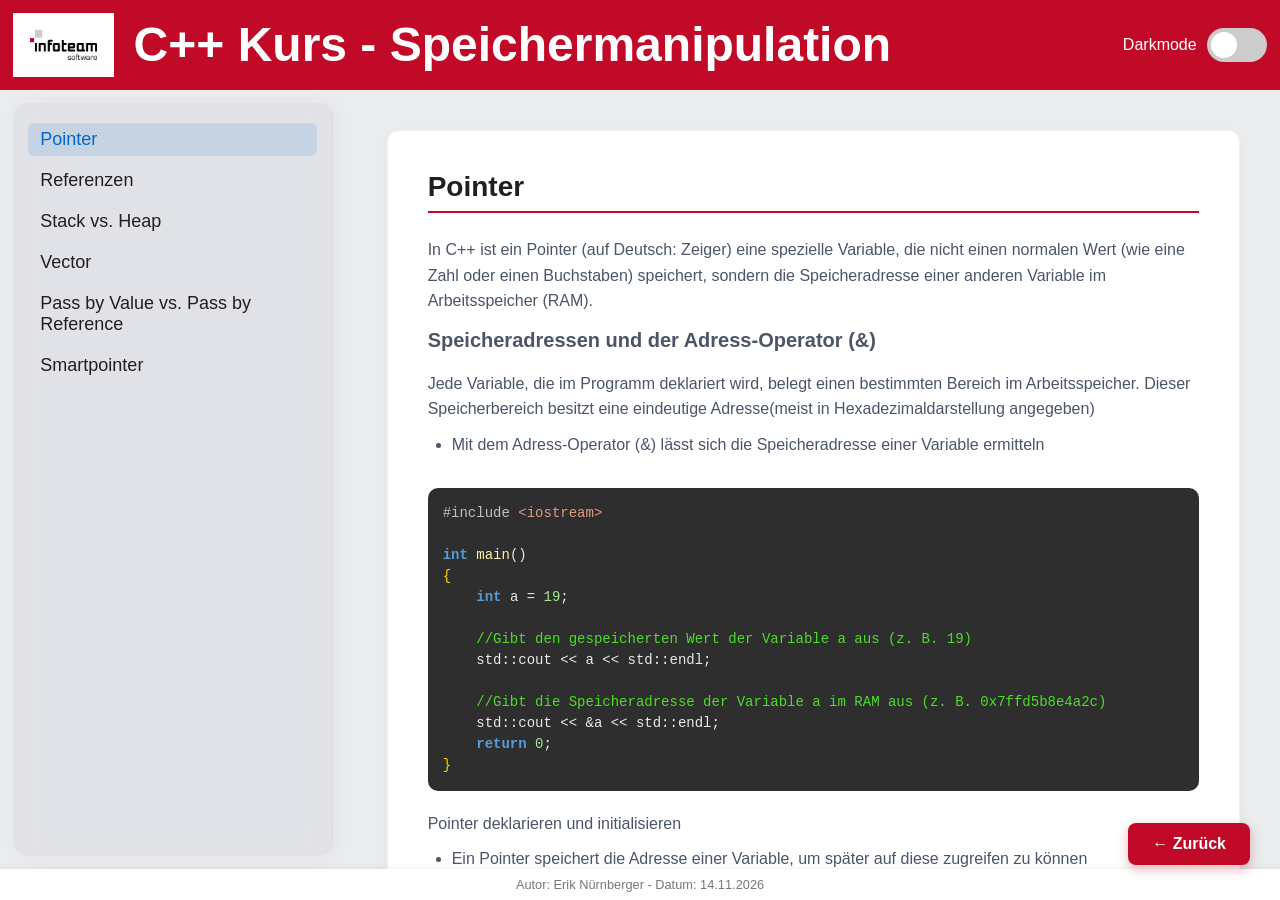
<file: memory.html>
<!DOCTYPE html>
<html lang="en">
<head>
    <meta charset="UTF-8">
    <meta name="viewport" content="width=device-width, initial-scale=1.0">
    <title>Memory</title>
    <link rel="stylesheet" href="kategorystyle.css">
</head>
<body>
    <div id="header" class="header">
        <img class="logo1" src="Images/infoteam_4x_4c_rgb_Logo.png">
        <h1 class="title1">C++ Kurs - Speichermanipulation</h1>
        <div class="toggle-container">
            <span>Darkmode</span>
            <label class="switch">
                <input type="checkbox" id="myToggle">
                <span class="slider"></span>
            </label>
        </div>
    </div>
    <div class="main-wrapper">
        <aside class="glass-sidebar">
            <a href="#pointer" class="sidebar-item active">
                Pointer
            </a>
            
            <a href="#reference" class="sidebar-item">
                Referenzen
            </a>

            <a href="#stack-heap" class="sidebar-item">
                Stack vs. Heap
            </a>

            <a href="#vector" class="sidebar-item">
                Vector
            </a>
            
            <a href="#pass" class="sidebar-item">
                Pass by Value vs. Pass by Reference
            </a>

            <a href="#smartptr" class="sidebar-item">
                Smartpointer
            </a>
        </aside>
    

     <main class="content-area">
            <section class="section" id="pointer">
                <h1>Pointer</h1>
                <p>In C++ ist ein Pointer (auf Deutsch: Zeiger) eine spezielle Variable, die nicht einen normalen Wert (wie eine Zahl oder einen Buchstaben) speichert, sondern die Speicheradresse einer anderen Variable im Arbeitsspeicher (RAM).</p>
                <h2>Speicheradressen und der Adress-Operator (&)</h2>
                <p>Jede Variable, die im Programm deklariert wird, belegt einen bestimmten Bereich im Arbeitsspeicher. Dieser Speicherbereich besitzt eine eindeutige Adresse(meist in Hexadezimaldarstellung angegeben)</p>
                <ul>
                    <li>Mit dem Adress-Operator (&) lässt sich die Speicheradresse einer Variable ermitteln</li>
                </ul>
<pre class="code-block">
<span class="include">#include</span> <span class="prepr">&lt;iostream&gt;</span>

<span class="keyword">int</span> <span class="function">main</span>()
<span class="bracket">{</span>
    <span class="keyword">int</span> a = <span class="number">19</span>;

    <span class="comment">//Gibt den gespeicherten Wert der Variable a aus (z. B. 19)</span>
    std::cout &lt;&lt; a &lt;&lt; std::endl;

    <span class="comment">//Gibt die Speicheradresse der Variable a im RAM aus (z. B. 0x7ffd5b8e4a2c)</span>
    std::cout &lt;&lt; &amp;a &lt;&lt; std::endl;
    <span class="keyword">return</span> <span class="number">0</span>;
<span class="bracket">}</span>
</pre>

                <p>Pointer deklarieren und initialisieren</p>
                <ul>
                    <li>Ein Pointer speichert die Adresse einer Variable, um später auf diese zugreifen zu können</li>
                    <li>Ein Pointer wird deklariert, indem ein Sternchen(*) an den Datentyp angehängt wird (z.B.: int*)</li>
                    <li>Der Datentyp des Pointers muss immer mit dem Datentyp der Variable deren Adresse er speichert übereinstimmen (eine int Variable erfortert einen int* Pointer)</li>
                    <li>Deklarieren und Zuweisen einer Adresse: Datentyp* PointerName = &Variable;</li>
                </ul>

<pre class="code-block">
<span class="include">#include</span> <span class="prepr">&lt;iostream&gt;</span>

<span class="keyword">int</span> <span class="function">main</span>()
<span class="bracket">{</span>
    <span class="keyword">int</span> a = <span class="number">19</span>;

    <span class="comment">//Pointer speichert die Adresse von a</span>
    <span class="keyword">int*</span> ptr = &amp;a;

    <span class="comment">//Gibt die im Pointer gespeicherte Adresse aus (entspricht &a)</span>
    std::cout &lt;&lt; ptr &lt;&lt; std::endl;
    <span class="keyword">return</span> <span class="number">0</span>;
<span class="bracket">}</span>
</pre>
        
                <p>Pointer dereferenzieren</p>
                <ul>
                    <li>Um den Wert auszulesen, der sich an der Adresse befindet, die der Pointer speichert oder diesen Wert zu verändern, muss der Pointer dereferenziert werden</li>
                    <li>Um einen Pointer zu dereferenzieren muss man vor den Pointer-Namen ein * setzen (z.B.: *ptr)</li>
                </ul>

<pre class="code-block">
<span class="include">#include</span> <span class="prepr">&lt;iostream&gt;</span>

<span class="keyword">int</span> <span class="function">main</span>()
<span class="bracket">{</span>
    <span class="keyword">int</span> a = <span class="number">19</span>;
    <span class="keyword">int*</span> ptr = &amp;a;

    <span class="comment">//Dereferenzierung: Liest den Wert an der Adresse aus (gibt 19 aus)</span>
    std::cout &lt;&lt; *ptr &lt;&lt; std::endl;

    <span class="comment">//Wert direkt über den Pointer im Speicher verändern</span>
    *ptr = <span class="number">42</span>;
    std::cout &lt;&lt; *ptr &lt;&lt; std::endl; <span class="comment">//Gibt 42 aus</span>

    <span class="comment">//Da ptr auf a zeigt, hat sich auch der Wert von a geändert:</span>
    std::cout &lt;&lt; a &lt;&lt; std::endl; <span class="comment">//Gibt 42 aus</span>

    <span class="keyword">return</span> <span class="number">0</span>;
<span class="bracket">}</span>
</pre>


                <p>Der Null-Pointer (nullptr)</p>
                <ul>
                    <li>Wird ein Pointer deklariert, ohne ihm eine adresse zuzuweisen (int ptr*;), erhält er einen zufälligen Speicherinhalt (eine sogenannte Garbage-Adresse). Ein Schreib- oder Lesezugrifff auf einen solchen uninitialisierten pointer führt zu unvorhergesehenem Verhalten oder zum Absturz den Programms.</li>
                    <li>Das Schlüsselwort nullptr wird verwendet um explizit zu kennzeichnen, dass ein Pointer auf keine gültige Adresse zeigt</li>
                </ul>

<pre class="code-block">
<span class="include">#include</span> <span class="prepr">&lt;iostream&gt;</span>

<span class="keyword">int</span> <span class="function">main</span>()
<span class="bracket">{</span>
    <span class="comment">//Ein Pointer, der aktuell auf nichts zeigt</span>
    <span class="keyword">int*</span> ptr = <span class="keyword">nullptr</span>;

    <span class="comment">//Vor dem Dereferenzieren immer prüfen, ob der Pointer gültig ist!</span>
    <span class="keyword">if</span>(ptr != <span class="keyword">nullptr</span>)
    <span class="bracket">{</span>
        std::cout &lt;&lt; *ptr &lt;&lt; std::endl;
    <span class="bracket">}</span>
    <span class="keyword">else</span>
    <span class="bracket">{</span>
        std::cout &lt;&lt; <span class="string">"Pointer zeigt auf keine gültige Adresse!"</span> &lt;&lt; std::endl;
    <span class="bracket">}</span>

    <span class="keyword">return</span> <span class="number">0</span>;
<span class="bracket">}</span>
</pre>

                <h2>Pointer auf Arrays und C-Style Strings</h2>
                <p>In C++ besteht eine Direkte Beziehung zwischen Pointern und Arrays. Der Name eines Arrays verhält sich in den meisten Kontexten wie ein Pointer auf das erste Element des Arrays.</p>

<pre class="code-block">
<span class="include">#include</span> <span class="prepr">&lt;iostream&gt;</span>

<span class="keyword">int</span> <span class="function">main</span>()
<span class="bracket">{</span>
    <span class="keyword">int</span> zahlen[<span class="number">3</span>] = {<span class="number">10</span>, <span class="number">20</span>, <span class="number">30</span>};
    <span class="comment">//Der Array-Name 'zahlen' liefert die Adresse des ersten Elements (&zahlen[0])</span>
    <span class="keyword">int*</span> ptr = zahlen;

    <span class="comment">//Zugriff auf das erste Element über Dereferenzierung (Index 0)</span>
    std::cout &lt;&lt; *ptr &lt;&lt; std::endl; <span class="comment">//Gibt 10 aus</span>

    <span class="comment">//Pointer-Arithmetik: Verschiebt den Pointer gedanklich um 1 Element weiter im Speicher</span>
    std::cout &lt;&lt; *(ptr + <span class="number">1</span>) &lt;&lt; std::endl; <span class="comment">//Gibt 20 aus</span>
    std::cout &lt;&lt; *(ptr + <span class="number">2</span>) &lt;&lt; std::endl; <span class="comment">//Gibt 30 aus</span>

    <span class="keyword">return</span> <span class="number">0</span>;
<span class="bracket">}</span>
</pre>

                <p>Ein klassischer C-Style String ist eine Abfolge(Array) von Zeichen (char), die im Speicher mit einem Null-Zeichen ('\0') abgeschlossen wird. Dieses Array wird über einen Pointer auf das erste Zeichen repräsentiert:</p>

<pre class="code-block">
<span class="include">#include</span> <span class="prepr">&lt;iostream&gt;</span>

<span class="keyword">int</span> <span class="function">main</span>()
<span class="bracket">{</span>
    <span class="comment">//Pointer zeigt auf das erste Zeichen 'H' im Speicher</span>
    <span class="keyword">const char*</span> text = <span class="string">"Hallo"</span>;

    <span class="comment">//Auslesen des ersten Zeichens über Dereferenzierung</span>
    std::cout &lt;&lt; *text &lt;&lt; std::endl; <span class="comment">//Gibt 'H' aus</span>

    <span class="comment">//Auslesen des zweiten Zeichens über Pointer-Arithmetik</span>
    std::cout &lt;&lt; *(text + <span class="number">1</span>) &lt;&lt; std::endl; <span class="comment">//Gibt 'a' aus</span>

    <span class="comment">//Wird der Pointer direkt an std::cout übergeben, wird der gesamte String gedruckt</span>
    std::cout &lt;&lt; text &lt;&lt; std::endl; <span class="comment">//Gibt "Hallo" aus</span>

    <span class="keyword">return</span> <span class="number">0</span>;
<span class="bracket">}</span>
</pre>

                <h2>Pointer auf Pointer (Doppel-Pointer)</h2>
                <p>Da ein Pointer selbst eine Variable ist, belegt er ebenfalls Speicherplatz und besitzt eine eigene Speicheradresse. Ein Pointer auf einen Pointer speichert somit die Adresse einer Pointer-Variable. Er wird mit zwei Sternchen (int**) deklariert.</p>

<pre class="code-block">
<span class="include">#include</span> <span class="prepr">&lt;iostream&gt;</span>

<span class="keyword">int</span> <span class="function">main</span>()
<span class="bracket">{</span>
    <span class="keyword">int</span> a = <span class="number">100</span>;
    <span class="comment">//ptr1 speichert die Adresse von a</span>
    <span class="keyword">int*</span> ptr1 = &amp;a;

    <span class="comment">//ptr2 speichert die Adresse von ptr1</span>
    <span class="keyword">int**</span> ptr2 = &amp;ptr1;

    <span class="comment">//Werte auslesen:</span>
    std::cout &lt;&lt; a &lt;&lt; std::endl; <span class="comment">//100 (Wert von a)</span>
    std::cout &lt;&lt; *ptr1 &lt;&lt; std::endl; <span class="comment">//100 (Einfache Dereferenzierung: Liest a über ptr1)</span>
    std::cout &lt;&lt; **ptr2 &lt;&lt; std::endl; <span class="comment">//100 (Doppelte Dereferenzierung: Liest a über ptr2 -> ptr1)</span>

    <span class="comment">//Adressen ausgeben:</span>
    std::cout &lt;&lt; ptr1 &lt;&lt; std::endl; <span class="comment">//Gibt die Speicheradresse von a aus</span>
    std::cout &lt;&lt; ptr2 &lt;&lt; std::endl; <span class="comment">//Gibt die Speicheradresse von ptr1 aus</span>

    <span class="keyword">return</span> <span class="number">0</span>;
<span class="bracket">}</span>
</pre>

            <h3>10. Übung</h3>
            <p>Variablentausch:</p>
            <ol>
                <li>Deklariere in der main-Funktion zwei int-Variablen (zahl1 = 15 und zahl2 = 99).</li>
                <li>Erstelle zwei Pointer ptr1 und ptr2, die zunächst sicher mit nullptr initialisiert werden.</li>
                <li>Weise den Pointern anschließend die Speicheradressen von zahl1 und zahl2 zu.</li>
                <li>Prüfe mit einer if-Abfrage, ob beide Pointer ungleich nullptr sind. Wenn ja, vertausche die Werte von zahl1 und zahl2 ausschließlich über die Dereferenzierung der Pointer.</li>
                <li>Gib danach beide Variablen sowie deren Speicheradressen auf der Konsole aus, um zu prüfen, ob der Tausch geklappt hat.</li>
            </ol>

            </section>
            
            <section class="section" id="reference">
                <h1>Referenzen (Aliase)</h1>
                <p>In C++ ist eine Referenz ein alternativer Name (ein Alias) für eine bereits existierende Variable. Sobald eine Referenz erstellt wurde, verhält sie sich syntaktisch exakt wie die ursprüngliche Variable selbst. Jede Änderung an der Referenz ändert direkt den Wert der Originalvariablen, da beide denselben Speicherbereich repräsentieren.</p>
                <p>Referenzen deklarieren & initialisieren (&amp;)</p>
                <ul>
                    <li>Eine Referenz wird deklariert, indem ein Kaufmanns-Und &amp; (Ampersand) an den Datentyp angehängt wird (z. B. int&amp;)</li>
                    <li>Im Gegensatz zu Pointern müssen Referenzen zwingend direkt bei der Deklaration mit einer bereits existierenden Variablen initialisiert werden</li>
                    <li>Deklarieren einer Referenz: Datentyp&amp; ReferenzName = OriginalVariable;</li>
                </ul>

<pre class="code-block">
<span class="include">#include</span> <span class="prepr">&lt;iostream&gt;</span>

<span class="keyword">int</span> <span class="function">main</span>()
<span class="bracket">{</span>
    <span class="keyword">int</span> alter = <span class="number">25</span>;

    <span class="comment">//refAlter ist ab sofort ein Alias für die Variable alter</span>
    <span class="keyword">int&amp;</span> refAlter = alter;
    <span class="keyword">return</span> <span class="number">0</span>;
<span class="bracket">}</span>
</pre>

                <ul>
                    <li>Bei einer Deklaration (int&amp; ref = a;) gehört das &amp; zum Datentyp und kennzeichnet die Variable als Referenz</li>
                    <li>Bei einer Zuweisung/Auswertung (int* ptr = &amp;a;) ist das &amp; der Adress-Operator, der die Speicheradresse für einen Pointer liefert.</li>
                </ul>
                <p>Im Gegensatz zu Pointern benötigen Referenzen keinen Dereferenzierungs-Operator (*), um an den Wert zu gelangen. Man liest und überschreibt sie exakt so wie eine ganz normale Variable.</p>

<pre class="code-block">
<span class="include">#include</span> <span class="prepr">&lt;iostream&gt;</span>

<span class="keyword">int</span> <span class="function">main</span>()
<span class="bracket">{</span>
    <span class="keyword">int</span> a = <span class="number">10</span>;
    <span class="keyword">int&amp;</span> ref = a;

    <span class="comment">//Wert über die Referenz verändern</span>
    ref = <span class="number">42</span>;

    <span class="comment">//Da ref und a denselben Speicherplatz repräsentieren, ändert sich a direkt mit</span>
    <span class="comment">//refAlter ist ab sofort ein Alias für die Variable alter</span>
    <span class="keyword">int&amp;</span> refAlter = alter;
    <span class="keyword">return</span> <span class="number">0</span>;
<span class="bracket">}</span>
</pre>

                <p>Referenzen sind speichersicherer und oft einfacher zu lesen als Pointer, unterliegen aber strengen compilerseitigen Regeln:</p>
                <ul>
                    <li>Keine uninitialisierten Referenzen: Der Code int& ref; führt sofort zu einem Compiler-Fehler.</li>
                    <li>eine Null-Referenzen: Eine Referenz muss immer auf ein gültiges, existierendes Objekt zeigen. Ein Äquivalent zum nullptr gibt es bei Referenzen nicht.</li>
                    <li>Kein Umbiegen möglich (Re-Seating): Sobald eine Referenz an eine Variable gebunden ist, bleibt sie für ihre gesamte Lebensdauer an diese gebunden. Weist man ihr eine andere Variable zu, wird nur der Wert kopiert, die Referenz wird dabei nicht auf die andere Variable umgeleitet.</li>
                </ul>
                <p>Eine const-Referenz ist ein Alias für eine Variable, der nur Lesezugriff (Read-Only) gewährt. Dies wird in C++ extrem häufig genutzt (insbesondere bei Funktionen), um große Datenstrukturen effizient zu übergeben. Durch die Referenz wird verhindert, dass der Datensatz aufwendig im Speicher kopiert werden muss (wie es bei normaler Variablenübergabe der Fall wäre), und durch das const wird gleichzeitig garantiert, dass die Originaldaten nicht versehentlich verändert werden.</p>




            </section>

            <section class="section" id="stack-heap">
                <h1>Stack vs. Heap</h1>
                <p>Stack und Heap sind zwei unterschiedliche Varianten um Daten in der Memory(RAM) eines Computers zu Speichern.</p>
                <h2>Stack</h2>
                <p>Ein Stack (oder auch Stapel) ist die eifnachste Variante, Daten in der Memory zu speichern. Wird beispielsweise eine Funktion berechne definiert, die eigene Variablen enthält, werden diese auf einen Stapel gelegt. Dieser Stapel gehört dann zur Funktion. Wenn die Funktion endet, werden die Variablen innerhalb der Funktion nacheinander vom Stapel gelöscht. Der Stapel funktioniert nach dem Prinzip: last in - first out. Man kann ihn sich wie einen Stapel von Tellern vorstellen, man kann oben immer einen Teller auflegen und den obersten Teller einfach entfernen, entfernt man den untersten Teller zuerst, würde der gesamte Stapel umfallen. Der Stapelspeicher wird vom Compiler automatisch verwaltet. Stapelspeicher sind extrem schnell, aber in ihrer Größe begrenzt.</p>
                <img src="Images/Stack.png" class="stackImage">

<pre class="code-block">
<span class="keyword">void</span> <span class="function">berechne</span>(<span class="keyword">int</span> param)
<span class="bracket">{</span>
    <span class="keyword">int</span> a;
    <span class="keyword">int</span> b;
    <span class="keyword">int</span> c;
<span class="bracket">}</span>
</pre>

                <p>Auf dem Stapel befinden sich nicht nur Variablen, Parameter und Rückgabewerte einer Funktion, das System speichert dort auch die Adresse, an die es zurückspringen muss, wenn eine Funktion endet.</p>

                <h2>Heap</h2>
                <p>Will man selber definieren, wie lange Daten in der Memory gespeichert beliben muss man sie dynamisch mit new erstellen (Haufenspeicher). Dadurch werden diese Daten auf dem Heap gespeichert. new Liefert einen Zeiger zurück, der auf den Speicherbereich der Daten verweist. Dieser Speicherbereich wird irgendwo in der Memory vom Betriebssystem festgelegt. Das fürht dazu, das das Speichern der Daten länger dauert, es ist dafür flexibler. Es gibt keine Begrenzugne für die Größe der der Daten. Alles was auf den Heap mit new gespeichert wird, wird nicht automatisch verwaltet, es muss explizit mit delete wieder gelöscht werden, sonst wird der Speicherbereich erst nach Programmende wieder freigegeben.</p>

<pre class="code-block">
<span class="keyword">void</span> <span class="function">berechne</span>()
<span class="bracket">{</span>
    <span class="keyword">int*</span> ptr = <span class="keyword">new int</span>(<span class="number">12</span>); <span class="comment">//Speichert einen neuen int im Heap mit dem Wert 12</span>
    <span class="keyword">delete</span> ptr; <span class="comment">//explizit Löschen</span>
<span class="bracket">}</span>
</pre>

                <h3>Übung - Stack</h3>
                <p>Erstellen Sie ein C++-Programm, das 4 Variablen vom Typ int auf dem Stack anlegt (a = 10, b = 20, c = 30, d = 40).</p>
                <ol>
                    <li>Erstellen Sie für jede Variable einen eigenen Pointer (ptr zeigt auf a, ptr2 auf b, ptr3 auf c, ptr4 auf d).</li>
                    <li>Geben Sie für jede Variable zuerst den Wert und danach (getrennt durch ein Leerzeichen) die Speicheradresse untereinander auf der Konsole aus.</li>
                    <li>Erstellen Sie eine for-Schleife mit der Zählervariable i, die von 3 bis 0 herunterzählt.</li>
                    <li>Geben Sie innerhalb der Schleife den Wert über folgende Pointer-Arithmetik aus: std::cout &lt;&lt; *(ptr - i) &lt;&lt; std::endl;</li>
                </ol>
                <p>Reflexionsfrage: Analysieren Sie die ausgegebenen Speicheradressen. Warum funktioniert der Zugriff über *(ptr - i) in dieser Reihenfolge?</p>
                <p>Wichtiger Hinweis: Dieser Code dient nur zur Veranschaulichung des Speicheraufbaus (im Debug-Modus). In der Praxis führt Pointer-Arithmetik über Variablengrenzen hinweg zu Undefined Behavior (undefiniertem Verhalten) und ist nicht Memory-Safe, da der Compiler Variablen im Speicher beliebig anordnen oder wegoptimieren darf.</p>

                <h3>Übung - Heap</h3>
                <p>Erstellen Sie ein C++-Programm, das 4 dynamische Variablen vom Typ int einzeln auf dem Heap anlegt und ihnen die Werte 10, 20, 30 und 40 zuweist.</p>
                <ol>
                    <li>Nutzen Sie dafür 4 Pointer (ptr, ptr2, ptr3, ptr4) und das Schlüsselwort new.</li>
                    <li>Geben Sie für jede Variable zuerst den Wert (dereferenziert) und danach (getrennt durch ein Leerzeichen) die Speicheradresse untereinander auf der Konsole aus.</li>
                    <li>Erstellen Sie eine for-Schleife mit der Zählervariable i, die von 0 bis 3 hochzählt.</li>
                    <li>Versuchen Sie innerhalb der Schleife, die Werte ausgehend vom ersten Pointer über folgende Pointer-Arithmetik auszugeben: std::cout &lt;&lt; *(ptr + i) &lt;&lt; std::endl;</li>
                    <li>Geben Sie am Ende des Programms den reservierten Speicher wieder sauber mit delete frei.</li>
                </ol>
                <p>Reflexionsfrage: Vergleichen Sie die ausgegebenen Speicheradressen mit denen aus der Stack-Übung. Warum liefert die for-Schleife hier nicht die Werte 10, 20, 30, 40, sondern scheinbar zufällige Zahlen (oder stürzt ab)?</p>
                <p>Wichtiger Hinweis: Auch hier gilt: Pointer-Arithmetik über einzeln allokierte Speicherblöcke hinweg ist Undefined Behavior und nicht Memory-Safe. Wenn Werte auf dem Heap direkt hintereinander liegen sollen, muss ein zusammenhängendes Array (new int[4]) verwendet werden. Hier werden die Werte im Array wieder auf dem Stack abgelegt.</p>



            </section>

            <section class="section" id="vector">
                <h1>Vector</h1>
                <p>Ein std::vector in C++ ist ein dynamisches Array aus der Standardbibliothek, das seine Größe automatisch anpassen kann, wenn Elemente hinzugefügt oder entfernt werden. Im Gegensatz zu herkömmlichen C-Arrays müssen Sie die Größe nicht zur Kompilierzeit kennen. Die Elemente werden in einem zusammenhängenden Speicherbereich abgelegt, was einen extrem schnellen, direkten Zugriff über Indizes erlaubt.</p>
                <ul>
                    <li>Um std::vector zu nutzen, muss die Header-Datei &lt;vector&gt; eingebunden werden</li>
                </ul>
<pre class="code-block">
<span class="include">#include</span> <span class="prepr">&lt;iostream&gt;</span>
<span class="include">#include</span> <span class="prepr">&lt;vector&gt;</span>

<span class="keyword">int</span> <span class="function">main</span>()
<span class="bracket">{</span>
    <span class="comment">//1. Initialisierung eines Vektors mit 3 Zahlen</span>
    std::vector&lt;<span class="keyword">int</span>&gt; zahlen = <span class="bracket">{</span><span class="number">10</span>, <span class="number">20</span>, <span class="number">30</span><span class="bracket">}</span>;
    
    <span class="comment">//2. Element am Ende hinzufügen</span>
    zahlen.<span class="function">push_back</span>(<span class="number">40</span>);

    <span class="comment">//3. Zugriff auf Elemente</span>
    std::cout &lt;&lt; <span class="string">"Erstes Element: "</span> &lt;&lt; zahlen[<span class="number">0</span>] &lt;&lt;; <span class="comment">// Ohne Prüfung ob index auch zum Array gehört oder schon den Speicherbereich des Arrays übertritt</span>
    std::cout &lt;&lt; <span class="string">"Zweites Element: "</span> &lt;&lt; zahlen.<span class="function">at</span>(<span class="number">1</span>) &lt;&lt;; <span class="comment">//Ist sicherer (wirft Fehler bei ungültigem Index)</span>
<span class="bracket">}</span>
</pre>

                <ul>
                    <li>Die Methode .clear() löscht alle Elemente aus dem Vector</li>
                    <li>.size() gibt die Anzahl der Elemente im Vector zurück</li>
                    <li>.capacity() gibt an, wie viele Elemente in den bereits reservierten Speicher passen, ohne dass neuer Speicher vom Betriebssystem angefordert werden muss</li>
                </ul>

            </section>
            
            <section class="section" id="pass">
                <h1>Pass by Value vs. Pass by Reference</h1>
                <h2>Pass by Value</h2>
                <p>Pass by Value ist die klassische Übergabe von Parametern an eine Funktion, hierbei werden die Übergabewerte in die Parameter der funktion kopiert. Die Funktion erhält eine Kopie des übergebenen Arguments. Änderungen in der Funktion betreffen nur die Kopie. Hier ein Beispiel:</p>
                
<pre class="code-block">
<span class="include">#include</span> <span class="prepr">&lt;iostream&gt;</span>

<span class="keyword">void</span> <span class="function">modifyValue</span>(<span class="keyword">int</span> x)
<span class="bracket">{</span>
    x = <span class="number">100</span>; <span class="comment">//Ändert nur die lokale Kopie</span>
<span class="bracket">}</span>

<span class="keyword">int</span> <span class="function">main</span>()
<span class="bracket">{</span>
    <span class="keyword">int</span> var = <span class="number">5</span>;
    <span class="function">modifyValue</span>(var);
    std::cout &lt;&lt; var; <span class="comment">//Ausgabe: 5 (Original bleibt unverändert)</span>
    <span class="keyword">return</span> <span class="number">0</span>;
<span class="bracket">}</span>
</pre>

                <ul>
                    <li>Pass by Value ist schneller bei kleinen Datentypen</li>
                    <li>Haupteinsatzzweck sind Primitive Typen (int, double, char), wenn Daten geschützt bleiben sollen.</li>
                </ul>


                <h2>Pass by Reference</h2>
                <p>Im Unterschied dazu kann durch Pass by Reference die Funktion direkt den Original-Wert verändern. Die Funktion erhält einen Alias (eine Referenz / die Speicheradresse) des Originals. Änderungen in der Funktion verändern das Original. Hier ein Beispiel:</p>

<pre class="code-block">
<span class="include">#include</span> <span class="prepr">&lt;iostream&gt;</span>

<span class="keyword">void</span> <span class="function">modifyValue</span>(<span class="keyword">int</span> &amp;x)
<span class="bracket">{</span>
    x = <span class="number">100</span>; <span class="comment">//Ändert das Originalobjekt im Speicher</span>
<span class="bracket">}</span>

<span class="keyword">int</span> <span class="function">main</span>()
<span class="bracket">{</span>
    <span class="keyword">int</span> var = <span class="number">5</span>;
    <span class="function">modifyValue</span>(var);
    std::cout &lt;&lt; var; <span class="comment">//Ausgabe: 100 (Original wurde verändert!)</span>
    <span class="keyword">return</span> <span class="number">0</span>;
<span class="bracket">}</span>
</pre>

                <ul>
                    <li>Pass by Reference ist schneller bei großen Objekten, da kein Kopieraufwand entsteht.</li>
                    <li>Haupteinsatzzweck ist wenn Werte modifiziert werden sollen oder für große Objekte</li>
                </ul>

                <h2>Pass by Pointer</h2>
                <p>Mit Pass by Pointer übergibt man einer Funktion die Speicheradresse einer Variable. Hier ein Code-Beispiel:</p>

<pre class="code-block">
<span class="include">#include</span> <span class="prepr">&lt;iostream&gt;</span>

<span class="keyword">void</span> <span class="function">modifyValue</span>(<span class="keyword">int*</span> ptr)
<span class="bracket">{</span>
    <span class="keyword">if</span>(ptr != <span class="keyword">nullptr</span>)
    <span class="bracket">{</span>
        *ptr = <span class="number">100</span>; <span class="comment">//Ändert den Wert an der Speicheradresse</span>
    <span class="bracket">}</span>
<span class="bracket">}</span>

<span class="keyword">int</span> <span class="function">main</span>()
<span class="bracket">{</span>
    <span class="keyword">int</span> var = <span class="number">5</span>;
    <span class="function">modifyValue</span>(&amp;var);
    std::cout &lt;&lt; var; <span class="comment">//Ausgabe: 100 (Original wurde verändert!)</span>
    <span class="keyword">return</span> <span class="number">0</span>;
<span class="bracket">}</span>
</pre>

                <ul>
                    <li>Pass by Pointer sollte man verwenden, wenn man Optionale Argumente verwendet (nullptr): Eine Referenz muss immer auf ein existierendes Objekt verweisen. Ein Pointer dagegen kann nullptr (Nullzeiger) sein. Wenn Ihre Funktion also auch "nichts" akzeptieren soll, ist ein Pointer ideal</li>
                    <li>C-Kompatibilität: Wenn Sie Code schreiben, der mit alten C-Bibliotheken interagieren muss, muss man manchmal Pass by Pointer verwenden, da reines C keine Referenzen kennt.</li>
                </ul>
        
                <h2>const Pointer &amp; const Reference</h2>
                <p>Will man Pass by Reference oder Pass by Pointer für große Objekte verwenden, diese aber vor veränderung schützen, kann man einen const Pointer oder eine const Reference verwenden.</p>

<pre class="code-block">
<span class="include">#include</span> <span class="prepr">&lt;iostream&gt;</span>
<span class="include">#include</span> <span class="prepr">&lt;vector&gt;</span>

<span class="comment">//const reference: Effizient, da keine Kopie erzeugt wird. Sicher, da schreibgeschützt.</span>
<span class="keyword">void</span> <span class="function">printVector</span>(<span class="keyword">const</span> std::vector&lt;<span class="keyword">int</span>&gt; &amp;vec)
<span class="bracket">{</span>
    <span class="comment">//vec.push_back(10); //COMPILER-FEHLER! Modifikationen sind verboten.</span>
    <span class="keyword">for</span>(<span class="keyword">int</span> val = <span class="number">0</span>; val &lt; vec.<span class="function">size</span>(); val++)
    <span class="bracket">{</span>
        std::cout &lt;&lt; vec[val] &lt;&lt; std::endl;
    <span class="bracket">}</span>
<span class="bracket">}</span>

<span class="comment">//const pointer:</span>
<span class="keyword">void</span> <span class="function">printValue</span>(<span class="keyword">const int*</span> ptr)
<span class="bracket">{</span>
    <span class="comment">//*ptr = 20; // COMPILER-FEHLER: Der Wert hinter dem Zeiger ist schreibgeschützt.</span>
    <span class="keyword">if</span>(ptr != <span class="keyword">nullptr</span>)
    <span class="bracket">{</span>
        std::cout &lt;&lt; *ptr;
    <span class="bracket">}</span>
<span class="bracket">}</span>

<span class="keyword">int</span> <span class="function">main</span>()
<span class="bracket">{</span>
    std::vector&lt;<span class="keyword">int</span>&gt; zahlen = <span class="bracket">{</span><span class="number">10</span>, <span class="number">20</span>, <span class="number">30</span><span class="bracket">}</span>;
    <span class="function">printVector</span>(zahlen);

    <span class="keyword">int</span> var = <span class="number">5</span>;
    <span class="function">printValue</span>(&amp;var);
    <span class="keyword">return</span> <span class="number">0</span>;
<span class="bracket">}</span>
</pre>




            </section>

            <section class="section" id="smartptr">
                <h1>Smartpointer</h1>
                <p>Ein normaler Pointer (Rohzeiger oder Raw Pointer) ist lediglich eine Variable, die eine Speicheradresse speichert. Wenn man damit Speicher auf dem Heap reserviert (mit new), muss man ihn zwingend wieder händisch freigeben (mit delete). Vergisst man das, bleibt der Speicher blockiert (Speicherleck).</p>
                <p>Ein Smart Pointer ist ein „intelligenter“ Zeiger. Technisch gesehen ist es ein Objekt, das einen normalen Pointer umhüllt (Wrapper). Das Besondere ist, er verwaltet den Speicher automatisch. Sobald der Smart Pointer nicht mehr benötigt wird (weil das Programm das Ende des aktuellen Blocks { ... } erreicht), gibt er den reservierten Speicher im Hintergrund automatisch frei. Smartpointer sind in C++ erst ab Version 11 hinzugekommen.</p>

                <ul>
                    <li>Um Smartpointer zu nutzen, muss die Bibliothek &lt;memory&gt; eingebunden werden</li>
                </ul>

                <h2>std::unique_ptr</h2>
                <p>Ein unique_ptr besitzt eine Ressurce exklusiv. Es darf niemals ein zweiter Zeiger auf den selben Speicher existieren. Man kann einen unique_ptr nicht kopieren, sondern nur den Besitz mit std::move() an einen anderen unique_ptr übergeben. Dabei wird der alte Zeiger genullt und der neue Zeiger übernimmt die Verantwortung für den Speicher.</p>
                <p>Diese Zeile initialisiert einen std::unique_ptr&lt;int&gt; direkt über seinen Konstruktor (ohne Zuweisungsoperator). Dabei wird dynamisch ein int mit dem Wert 5 auf dem Heap allokiert. Der Smart Pointer übernimmt die exklusive Eigentümerschaft für diesen Speicherbereich und garantiert, dass dieser automatisch freigegeben wird, sobald der Pointer seinen Gültigkeitsbereich (Scope) verlässt:</p>

<pre class="code-block">
<span class="include">#include</span> <span class="prepr">&lt;iostream&gt;</span>
<span class="include">#include</span> <span class="prepr">&lt;memory&gt;</span> <span class="comment">//Memory Management Bibliothek aus der C++ Standardbibliothek</span>

<span class="keyword">int</span> <span class="function">main</span>()
<span class="bracket">{</span>
    std::unique_ptr&lt;<span class="keyword">int</span>&gt; ptr(<span class="keyword">new</span> <span class="keyword">int</span>(<span class="number">5</span>));
    std::cout &lt;&lt; *ptr &lt;&lt; std::endl; <span class="comment">//Dereferenzierung mit * um den Wert auszugeben</span>
    <span class="keyword">return</span> <span class="number">0</span>;
<span class="bracket">}</span>
</pre>
                <p>Die folgende Zeile bewirkt funktional genau dasselbe wie deine vorherige Variante, nutzt aber die Kopierinitialisierung mit einem temporären Objekt (Copy-Initialization) anstelle der direkten Initialisierung. Dabei wird auf der rechten Seite des Gleichheitszeichens explizit ein temporärer std::unique_ptr&lt;int&gt; erzeugt und dieser dann der Variable ptr1 zugewiesen. In modernen C++ Compilern (ab C++11, garantiert ab C++17) optimiert der Compiler diesen Vorgang durch sogenannte Copy Elision (Kopiereliminierung) vollständig weg. Das bedeutet, dass im fertigen Maschinencode kein temporäres Objekt erstellt oder kopiert wird, sondern der Zeiger direkt an Ort und Stelle konstruiert wird - die Performance ist also absolut identisch.</p>

<pre class="code-block">
<span class="include">#include</span> <span class="prepr">&lt;iostream&gt;</span>
<span class="include">#include</span> <span class="prepr">&lt;memory&gt;</span>

<span class="keyword">int</span> <span class="function">main</span>()
<span class="bracket">{</span>
    std::unique_ptr&lt;<span class="keyword">int</span>&gt; ptr1 = std::unique_ptr&lt;<span class="keyword">int</span>&gt;(<span class="keyword">new</span> <span class="keyword">int</span>(<span class="number">4</span>));
    <span class="keyword">return</span> <span class="number">0</span>;
<span class="bracket">}</span>
</pre>

                <p>Die nächste Variante nutzt das auto-keyword, dieses kam in C++ 11 dazu und sorgt für die automatische Typableitung. Der Compiler setzt zur Kompilierzeit den Typ einer Variablen anhand dessen fest, was ihr zugewiesen wird. Der Compiler schaut sich die rechte Seite der Zuweisung an, erkennt dort den Typ std::unique_ptr&lt;int&gt; und weist der Variable ptr2 automatisch genau diesen Typ zu. Dabei wird dynamisch ein int mit dem Wert 3 auf dem Heap allokiert, dessen exklusive Eigentümerschaft und automatische Speicherverwaltung sofort von ptr2 übernommen werden. Diese Schreibweise kombiniert die explizite Erstellung des Smart Pointers auf der rechten Seite mit der Bequemlichkeit von auto auf der linken Seite, wodurch du dir das doppelte Hinschreiben des Typs sparst.</p>

<pre class="code-block">
<span class="include">#include</span> <span class="prepr">&lt;iostream&gt;</span>
<span class="include">#include</span> <span class="prepr">&lt;memory&gt;</span>

<span class="keyword">int</span> <span class="function">main</span>()
<span class="bracket">{</span>
    <span class="keyword">auto</span> ptr2 = std::unique_ptr&lt;<span class="keyword">int</span>&gt;(<span class="keyword">new</span> <span class="keyword">int</span>(<span class="number">3</span>));
    <span class="keyword">return</span> <span class="number">0</span>;
<span class="bracket">}</span>
</pre>

                <p>Mit make_unique() kann man einen unique_ptr erstellen, ohne den Speicher selbst explizit mit new anzufordern. make_unique() gibt es erst seit C++ 14.</p>

<pre class="code-block">
<span class="include">#include</span> <span class="prepr">&lt;iostream&gt;</span>
<span class="include">#include</span> <span class="prepr">&lt;memory&gt;</span>

<span class="keyword">int</span> <span class="function">main</span>()
<span class="bracket">{</span>
    <span class="keyword">auto</span> ptr3 = std::<span class="function">make_unique</span>&lt;<span class="keyword">int</span>&gt;(<span class="number">2</span>);
    <span class="keyword">return</span> <span class="number">0</span>;
<span class="bracket">}</span>
</pre>

                <p>es gibt Verschiedene Methoden, die man auf unique_ptr anwenden kann:</p>
                <ul>
                    <li>get(): Gibt den internen Rohzeiger (raw pointer) zurück.</li>
                    <li>release(): Gibt den Besitz am Objekt auf, ohne den Speicher zu löschen, und gibt den Rohzeiger zurück.</li>
                    <li>reset(p): Löscht das aktuell verwaltete Objekt und übernimmt optional einen neuen Zeiger p.</li>
                    <li>swap(x): Tauscht den Inhalt mit einem anderen unique_ptr x.</li>
                </ul>

                <p>so kann man unique_ptr verwenden:</p>

<pre class="code-block">
<span class="include">#include</span> <span class="prepr">&lt;iostream&gt;</span>
<span class="include">#include</span> <span class="prepr">&lt;memory&gt;</span>

<span class="keyword">int</span> <span class="function">main</span>()
<span class="bracket">{</span>
    std::unique_ptr&lt;<span class="keyword">int</span>&gt; ptr(<span class="keyword">new</span> <span class="keyword">int</span>(<span class="number">5</span>));
    std::cout &lt;&lt; *ptr &lt;&lt; std::endl; <span class="comment">//Dereferenzierung mit * um den Wert auszugeben</span>
    std::cout &lt;&lt; &amp;ptr &lt;&lt; std::endl; <span class="comment">//mit & die Adresse ausgeben</span>

    std::unique_ptr&lt;<span class="keyword">int</span>&gt; ptr1 = std::unique_ptr&lt;<span class="keyword">int</span>&gt;(<span class="keyword">new</span> <span class="keyword">int</span>(<span class="number">4</span>));
    <span class="keyword">auto</span> ptr2 = std::unique_ptr&lt;<span class="keyword">int</span>&gt;(<span class="keyword">new</span> <span class="keyword">int</span>(<span class="number">3</span>));
    <span class="keyword">auto</span> ptr3 = std::<span class="function">make_unique</span>&lt;<span class="keyword">int</span>&gt;(<span class="number">2</span>);
    
    <span class="comment">//compiler-fehler: unique_ptr darf nicht kopiert werden</span>
    <span class="comment">//auto ptr2 = ptr1;</span> <span class="comment">//Fehler: unique_ptr kann nicht kopiert werden!</span>

    <span class="comment">//Wert von der Speicheradresse kopieren, auf die der Pointer verweist funktioniert</span>
    <span class="keyword">int</span> wert_kopie = *ptr;
    std::cout &lt;&lt; *ptr &lt;&lt; std::endl; <span class="comment">//Ausgabe: 5</span>
    std::cout &lt;&lt; wert_kopie &lt;&lt; std::endl; <span class="comment">//Ausgabe: 5</span>

    <span class="comment">//ptr1 verliert die Ressource, ptr4 übernimmt sie.</span>
    std::unique_ptr &lt;<span class="keyword">int</span>&gt; ptr4 = std::<span class="function">move</span>(ptr1);
    std::cout &lt;&lt; *ptr4 &lt;&lt; std::endl; <span class="comment">//Ausgabe: 4</span>
    <span class="keyword">return</span> <span class="number">0</span>;
<span class="bracket">}</span>
</pre>

                <p>Wenn man bereits einen normalen int im Code hat und einen unique_ptr darauf verweisen lassen will, muss man extrem aufpassen. Da ein unique_ptr am Ende seines Lebensdauer versucht, den Speicher mit delete freizugeben, stürzt das Programm ab, da der normale int auf dem Stack liegt (Stack-Variablen dürfen nicht einfach so gelöscht werden). Man muss dem unique_ptr daher einen Custom Deleter (eine leere Löschfunktion) mitgeben:</p>

<pre class="code-block">
<span class="include">#include</span> <span class="prepr">&lt;iostream&gt;</span>
<span class="include">#include</span> <span class="prepr">&lt;memory&gt;</span>

<span class="comment">//Eine ganz normale Funktion, die nichts tut, außer eine Ausgabe.</span>
<span class="comment">//Sie dient als Zerstörer, der den Speicher NICHT löscht.</span>
<span class="keyword">void</span> <span class="function">leerer_deleter</span>(<span class="keyword">int*</span> ptr)
<span class="bracket">{</span>
    <span class="comment">//Absichtlich leer! Kein 'delete ptr;'</span>
    std::cout &lt;&lt; <span class="string">"[Deleter] - löscht nichts. Der Stack-Speicher ist sicher!\n"</span>;
<span class="bracket">}</span>

<span class="keyword">int</span> <span class="function">main</span>()
<span class="bracket">{</span>
    <span class="keyword">int</span> mein_int = <span class="number">100</span>; <span class="comment">//Liegt auf dem Stack</span>

    <span class="comment">//einen eigenen Scope erstellen, in dem der unique_ptr existieren soll mit: { ... }</span>
    <span class="bracket">{</span>
        <span class="comment">//dem unique_ptr muss im Typen mitgeteilt werden, dass er einen Funktionszeiger als Deleter erwartet: void(*)(int*) </span>
        std::unique_ptr&lt;<span class="keyword">int</span>, <span class="keyword">void</span>(*)(<span class="keyword">int*</span>)&gt; ptr(&mein_int, <span class="function">leerer_deleter</span>);

        <span class="comment">//Zugriff auf den Wert funktioniert ganz normal</span>
        std::cout &lt;&lt; *ptr &lt;&lt; std::endl;
    <span class="bracket">}</span> <span class="comment">//&lt;-- Hier verlässt 'ptr' den Scope und wird zerstört. Er ruft 'leerer_deleter(&mein_int)' auf. Nichts passiert mit dem Stack.</span>
    std::cout &lt;&lt; mein_int &lt;&lt; std::endl;
    <span class="keyword">return</span> <span class="number">0</span>;
<span class="bracket">}</span>
</pre>
                <p>Man kann also bei std::unique_ptr einen eigenen Custom Deleter erstellen. In der Praxis (besonders bei der Arbeit mit alten C-Bibliotheken oder Betriebssystem-APIs) sind eigene Deleter extrem wichtig. Viele Legacy-Bibliotheken liefern rohe Zeiger zurück, die nicht mit delete, sondern mit einer speziellen C-Funktion freigegeben werden müssen. Hier ein Beispiel:</p>

<pre class="code-block">
<span class="include">#include</span> <span class="prepr">&lt;iostream&gt;</span>
<span class="include">#include</span> <span class="prepr">&lt;memory&gt;</span>
<span class="include">#include</span> <span class="prepr">&lt;cstdio&gt;</span> <span class="comment">//ist die C++-Version des klassischen C-Headers &lt;stdio.h&gt; aus der C++ Standardbibliothek, für fopen, fclose, fputs</span>

<span class="comment">//eigene Deleter-Funktion, die nur die Datei schließt, aber nichts tut</span>
<span class="keyword">void</span> <span class="function">closeFile</span>(std::<span class="class">FILE</span>* fp) 
<span class="bracket">{</span>
    <span class="keyword">if</span>(fp)
    <span class="bracket">{</span>
        std::<span class="function">fclose</span>(fp);
        std::cout &lt;&lt; <span class="string">"Datei erfolgreich geschlossen!\n"</span>;
    <span class="bracket">}</span>
<span class="bracket">}</span>

<span class="keyword">int</span> <span class="function">main</span>()
<span class="bracket">{</span>
    <span class="comment">//1. Datei manuell öffnen (zum lesen (read -&gt; r)) (liefert einen nackten C-Pointer)</span>
    std::<span class="class">FILE</span>* file = std::<span class="function">fopen</span>(<span class="string">"data.csv"</span>, <span class="string">"r"</span>);
    <span class="keyword">if</span>(file)
    <span class="bracket">{</span>
        std::cout &lt;&lt; <span class="string">"Datei geoeffnet.\n"</span>;
        std::unique_ptr&lt;std::<span class="class">FILE</span>, <span class="keyword">void</span>(*)(std::<span class="class">FILE</span>*)&gt; readCSVFile(file, closeFile);
            
       <span class="comment">//Datei nutzen...</span>
            
        <span class="comment">//Am Ende dieses Blocks (Scope) löscht sich readCSVFile und ruft closeFile auf, KEIN manuelles closeFile(file) mehr nötig!</span>
    <span class="bracket">}</span>
    <span class="keyword">else</span>
    <span class="bracket">{</span>
        std::cout &lt;&lt; <span class="string">"Datei konnte nicht geoeffnet werden.\n"</span>;
    <span class="bracket">}</span>
    <span class="keyword">return</span> <span class="number">0</span>;
<span class="bracket">}</span>
</pre>
                <p>Dieses Code-Beispiel ist ein perfektes Paradebeispiel für RAII (Resource Acquisition Is Initialization), weil es die Lebensdauer einer Systemressource direkt an die Lebensdauer eines Stack-Objekts koppelt. Wenn ein Fehler auftritt, vergisst man bei rohen Zeigern schnell das fclose(). Der std::unique_ptr übernimmt das automatisch - selbst wenn dazwischen eine Exception geworfen wird. Die etwas modernere Version hierzu sieht so aus:</p>

<pre class="code-block">
<span class="include">#include</span> <span class="prepr">&lt;iostream&gt;</span>
<span class="include">#include</span> <span class="prepr">&lt;memory&gt;</span>
<span class="include">#include</span> <span class="prepr">&lt;cstdio&gt;</span> <span class="comment">//Für fopen, fclose, fputs</span>

<span class="keyword">int</span> <span class="function">main</span>()
<span class="bracket">{</span>
    <span class="comment">//Syntax ab C++11 (unter Verwendung von Funktionszeigern)</span>
    <span class="comment">//'fclose' als Deleter-Typ und als Argument übergeben</span>
    std::unique_ptr&lt;<span class="class">FILE</span>, <span class="function">decltype</span>(&<span class="function">fclose</span>)&gt; file_ptr(std::<span class="function">fopen</span>(<span class="string">"data.csv"</span>, <span class="string">"w"</span>), std::<span class="function">fclose</span>());

    <span class="keyword">if</span>(!file_ptr)
    <span class="bracket">{</span>
        std::cerr &lt;&lt; <span class="string">"Datei konnte nicht geoeffnet werden!\n"</span>;
        <span class="keyword">return</span> <span class="number">1</span>;
    <span class="bracket">}</span>

    <span class="comment">//Zugriff auf den rohen Zeiger erfolgt ganz normal ueber .get()</span>
    std::<span class="function">fputs</span>(<span class="string">"Hallo, Welt\n"</span>, file_ptr.<span class="function">get</span>());

    std::cout &lt;&lt; <span class="string">"Datei erfolgreich beschrieben.\n"</span>;
    <span class="comment">//Hier verlaesst 'file_ptr' den Scope.</span>
    <span class="comment">//'fclose' wird AUTOMATISCH aufgerufen, die Ressource ist sicher geschlossen!</span>
    <span class="keyword">return</span> <span class="number">0</span>;
<span class="bracket">}</span>
</pre>
                <h2>std::shared_ptr</h2>
                <p>Ein shared_ptr erlaubt es, dass mehrere Zeiger gleichzeitig auf dieselbe Ressource verweisen. Intern zählt er mit, wie viele shared_ptr gerade auf diesen Speicher zeigen (Referenzzähler). Erst wenn der allerletzte shared_ptr gelöscht wird, wird auch der Speicher freigegeben.</p>

<pre class="code-block">
<span class="include">#include</span> <span class="prepr">&lt;iostream&gt;</span>
<span class="include">#include</span> <span class="prepr">&lt;memory&gt;</span>

<span class="keyword">int</span> <span class="function">main</span>()
<span class="bracket">{</span>
    std::shared_ptr&lt;<span class="keyword">int</span>&gt; ptr1(<span class="keyword">new</span> <span class="keyword">int</span>(<span class="number">10</span>));
    std::shared_ptr&lt;<span class="keyword">int</span>&gt; ptr2 = ptr1; <span class="comment">//Beide zeigen nun auf die 10. Zähler steht auf 2.</span>
    <span class="keyword">return</span> <span class="number">0</span>;
<span class="bracket">}</span>
</pre>
            
                <p>Auch shared_ptr können auf unterschiedliche Weisen erstellt werden:</p>
<pre class="code-block">
<span class="include">#include</span> <span class="prepr">&lt;iostream&gt;</span>
<span class="include">#include</span> <span class="prepr">&lt;memory&gt;</span>

<span class="keyword">int</span> <span class="function">main</span>()
<span class="bracket">{</span>
    <span class="comment">//1. Direktinitialisierung (ohne Zuweisungsoperator)</span>
    std::shared_ptr&lt;<span class="keyword">int</span>&gt; ptr(<span class="keyword">new int</span>(<span class="number">5</span>));
    std::cout &lt;&lt; *ptr &lt;&lt; std::endl; <span class="comment">//Dereferenzierung mit * um den Wert auszugeben</span>
    std::cout &lt;&lt; &ptr &lt;&lt; std::endl; <span class="comment">//mit & die Adresse des Smart Pointers auf dem Stack ausgeben</span>

    <span class="comment">//2. Explizite Variante mit Zuweisungsoperator</span>
    std::shared_ptr&lt;<span class="keyword">int</span>&gt; ptr1 = std::shared_ptr&lt;<span class="keyword">int</span>&gt;(<span class="keyword">new int</span>(<span class="number">4</span>));
    
    <span class="comment">//3. Variante mit auto (ohne make_shared)</span>
    <span class="keyword">auto</span> ptr2 = std::shared_ptr&lt;<span class="keyword">int</span>&gt;(<span class="keyword">new int</span>(<span class="number">3</span>));
    
    <span class="comment">//4. Die Variante mit make_shared (zum Vergleich)</span>
    <span class="keyword">auto</span> ptr3 = std::make_shared&lt;<span class="keyword">int</span>&gt;(<span class="number">2</span>);
    
    <span class="comment">//anders als bei unique_ptr: Ein shared_ptr darf kopiert werden</span>
    <span class="comment">//ptr1 und ptr2_kopie teilen sich nun die Eigentümerschaft am selben int (Wert 4)</span>
    <span class="keyword">auto</span> ptr1_kopie = ptr1; 
    std::cout &lt;&lt; <span class="string">"Referenzzaehler: "</span> &lt;&lt; ptr1.<span class="function">use_count</span>() &lt;&lt; std::endl; <span class="comment">//Ausgabe: 2</span>

    <span class="comment">//Wert von der Speicheradresse kopieren funktioniert natürlich auch</span>
    <span class="keyword">int</span> wert_kopie = *ptr;
    std::cout &lt;&lt; *ptr &lt;&lt; std::endl; <span class="comment">//Ausgabe: 5</span>
    std::cout &lt;&lt; wert_kopie &lt;&lt; std::endl; <span class="comment">//Ausgabe: 5</span>

    <span class="comment">//Verschieben (std::move) funktioniert ebenfalls:</span>
    <span class="comment">//ptr1_kopie verliert die Ressource komplett, ptr4 übernimmt sie.</span>
    std::shared_ptr&lt;<span class="keyword">int</span>&gt; ptr4 = std::<span class="function">move</span>(ptr1_kopie);
    std::cout &lt;&lt; *ptr4 &lt;&lt; std::endl; <span class="comment">//Ausgabe: 4</span>
    <span class="keyword">return</span> <span class="number">0</span>;
<span class="bracket">}</span>
</pre>

                <h2>std::weak_ptr</h2>
                <p>Ein weak_ptr ist ein Helfer für den shared_ptr. Er zeigt zwar auf denselben Speicher, erhöht aber den Referenzzähler nicht. Er besitzt die Ressource nicht, sondern "beobachtet" sie nur. Er wird genutzt, um zu verhindern, dass sich zwei shared_ptr gegenseitig im Kreis referenzieren, was dazu führen würde, dass der Speicher niemals freigegeben wird. Da er den Speicher nicht besitzt, kann man nicht direkt auf den Wert zugreifen (man muss ihn erst kurzzeitig in einen shared_ptr umwandeln).</p>

<pre class="code-block">
<span class="include">#include</span> <span class="prepr">&lt;iostream&gt;</span>
<span class="include">#include</span> <span class="prepr">&lt;memory&gt;</span>

<span class="keyword">int</span> <span class="function">main</span>()
<span class="bracket">{</span>
    <span class="comment">//Wir brauchen zuerst einen shared_ptr, der den int (Wert 5) auf dem Heap besitzt</span>
    std::shared_ptr&lt;<span class="keyword">int</span>&gt; shared_basis = std::make_shared&lt;<span class="keyword">int</span>&gt;(<span class="number">5</span>);

    <span class="comment">//1. Direktinitialisierung (ohne Zuweisungsoperator) aus einem shared_ptr</span>
    std::weak_ptr&lt;<span class="keyword">int</span>&gt; ptr(shared_basis);
    
    <span class="comment">//WICHTIG: Man kann einen weak_ptr NICHT direkt mit * dereferenzieren!</span>
    <span class="comment">//Um an den Wert zu kommen, muss man ihn mit .lock() kurzzeitig in einen shared_ptr umwandeln:</span>
    <span class="keyword">if</span>(<span class="keyword">auto</span> locked_ptr = ptr.<span class="function">lock</span>())
    <span class="bracket">{</span>
        std::cout &lt;&lt; *locked_ptr &lt;&lt; std::endl; <span class="comment">//Ausgabe: 5</span>
    <span class="bracket">}</span>
    std::cout &lt;&lt; &ptr &lt;&lt; std::endl; <span class="comment">//mit & die Adresse des weak_ptr auf dem Stack ausgeben</span>

    <span class="comment">//2. Explizite Variante mit Zuweisungsoperator aus einem shared_ptr</span>
    std::weak_ptr&lt;<span class="keyword">int</span>&gt; ptr1 = std::weak_ptr&lt;<span class="keyword">int</span>&gt;(shared_basis);
    
    <span class="comment">//3. Variante mit auto</span>
    <span class="keyword">auto</span> ptr2 = std::weak_ptr&lt;<span class="keyword">int</span>&gt;(shared_basis);
    
    <span class="comment">//4. Ein weak_ptr DARF kopiert werden (erhöht den Referenzzähler für das Objekt aber NICHT)</span>
    <span class="keyword">auto</span> ptr2_kopie = ptr2; 

    <span class="comment">//Wie viele shared_ptr besitzen das Objekt gerade?</span>
    std::cout &lt;&lt; <span class="string">"Shared-Besitzer: "</span> &lt;&lt; shared_basis.<span class="function">use_count</span>() &lt;&lt; std::endl; <span class="comment">//Ausgabe: 1 (die weak_ptr zaehlen nicht!)</span>

    <span class="comment">//Verschieben (std::move) funktioniert ebenfalls:</span>
    std::weak_ptr&lt;<span class="keyword">int</span>&gt; ptr4 = std::<span class="function">move</span>(ptr2_kopie);
    
    <span class="comment">//Was passiert, wenn der shared_ptr stirbt?</span>
    std::cout &lt;&lt; <span class="string">"\n--- shared_basis wird zurueckgesetzt ---"</span> &lt;&lt; std::endl;
    shared_basis.<span class="function">reset</span>(); <span class="comment">//Der int auf dem Heap wird geloescht, da use_count auf 0 faellt</span>
    
    <span class="comment">//Der weak_ptr merkt, dass das Objekt weg ist (er verhindert keine Speicherlecks!)</span>
    <span class="keyword">if</span>(ptr.<span class="function">expired</span>())
    <span class="bracket">{</span>
        std::cout &lt;&lt; <span class="string">"Das Objekt existiert nicht mehr!"</span> &lt;&lt; std::endl;
    <span class="bracket">}</span>
    
    <span class="comment">//ptr.lock() liefert jetzt einen leeren shared_ptr (nullptr) zurueck</span>
    <span class="keyword">auto</span> locked_ptr_dead = ptr.<span class="function">lock</span>();
    <span class="keyword">if</span>(!locked_ptr_dead)
    <span class="bracket">{</span>
        std::cout &lt;&lt; <span class="string">"Zugriff verweigert, Speicher wurde sicher freigegeben."</span> &lt;&lt; std::endl;
    <span class="bracket">}</span>

    <span class="keyword">return</span> <span class="number">0</span>;
<span class="bracket">}</span>
</pre>

                <h2>Smartpointer Methoden (allgemein)</h2>
                <ul>
                    <li>.get() - liefert den verpackten rohen Zeiger zurück</li>
                    <li>Operator: * - Dereferenzierungs-Operator funktioniert wie .get()</li>
                    <li>Operator: -> - erlaubt den Zugriff auf Member eines Objekts, auf das der Smartpointer verweist</li>
                    <li>.reset() - kann verwendet werden um den rohen Zeiger vorzeitig zu löschen</li>
                    <li>swap(a, b) - kann inhalte von Smartpointern vertauschen</li>
                </ul>








            </section>
     </main>
    </div>

     <a href="index.html" class="back-button">&#8592; Zurück</a>
     <footer class="site-footer">
        Autor: Erik Nürnberger - Datum: 14.11.2026
    </footer>

    <script>
        const sidebarItems = document.querySelectorAll('.sidebar-item');
        const sections = document.querySelectorAll('.section');
        const contentArea = document.querySelector('.content-area');

        sidebarItems.forEach(item =>
        {
            item.addEventListener('click', function(e)
            {
                e.preventDefault(); 
                const targetId = this.getAttribute('href').substring(1);
                
                const targetSection = document.getElementById(targetId);

                if(targetSection)
                {
                    targetSection.scrollIntoView(
                    {
                        behavior: 'smooth',
                        block: 'start'
                    });
                }
            });
        });

        const observerOptions = 
        {
            root: contentArea,
            rootMargin: '-10% 0px -80% 0px', 
            threshold: 0
        };

        const observer = new IntersectionObserver((entries) =>
        {
            entries.forEach(entry =>
            {
                if(entry.isIntersecting)
                {
                    const currentId = entry.target.getAttribute('id');
                    
                    sidebarItems.forEach(item =>
                    {
                        item.classList.remove('active');
                        if(item.getAttribute('href') === '#' + currentId)
                        {
                            item.classList.add('active');
                        }
                    });
                }
            });
        }, observerOptions);

        sections.forEach(section => {
            observer.observe(section);
        });

        const toggleSwitch = document.getElementById('myToggle');

        const currentTheme = localStorage.getItem('theme');
        if(currentTheme)
        {
            document.body.classList.add(currentTheme);
            if(currentTheme === 'dark-mode')
            {
                toggleSwitch.checked = true;
            }
        }

        toggleSwitch.addEventListener('change', function(e)
        {
            if(e.target.checked)
            {
                document.body.classList.add('dark-mode');
                localStorage.setItem('theme', 'dark-mode');
            }
            else
            {
                document.body.classList.remove('dark-mode');
                localStorage.setItem('theme', 'light-mode');
            }
        });

    </script>


</body>
</html>
</file>
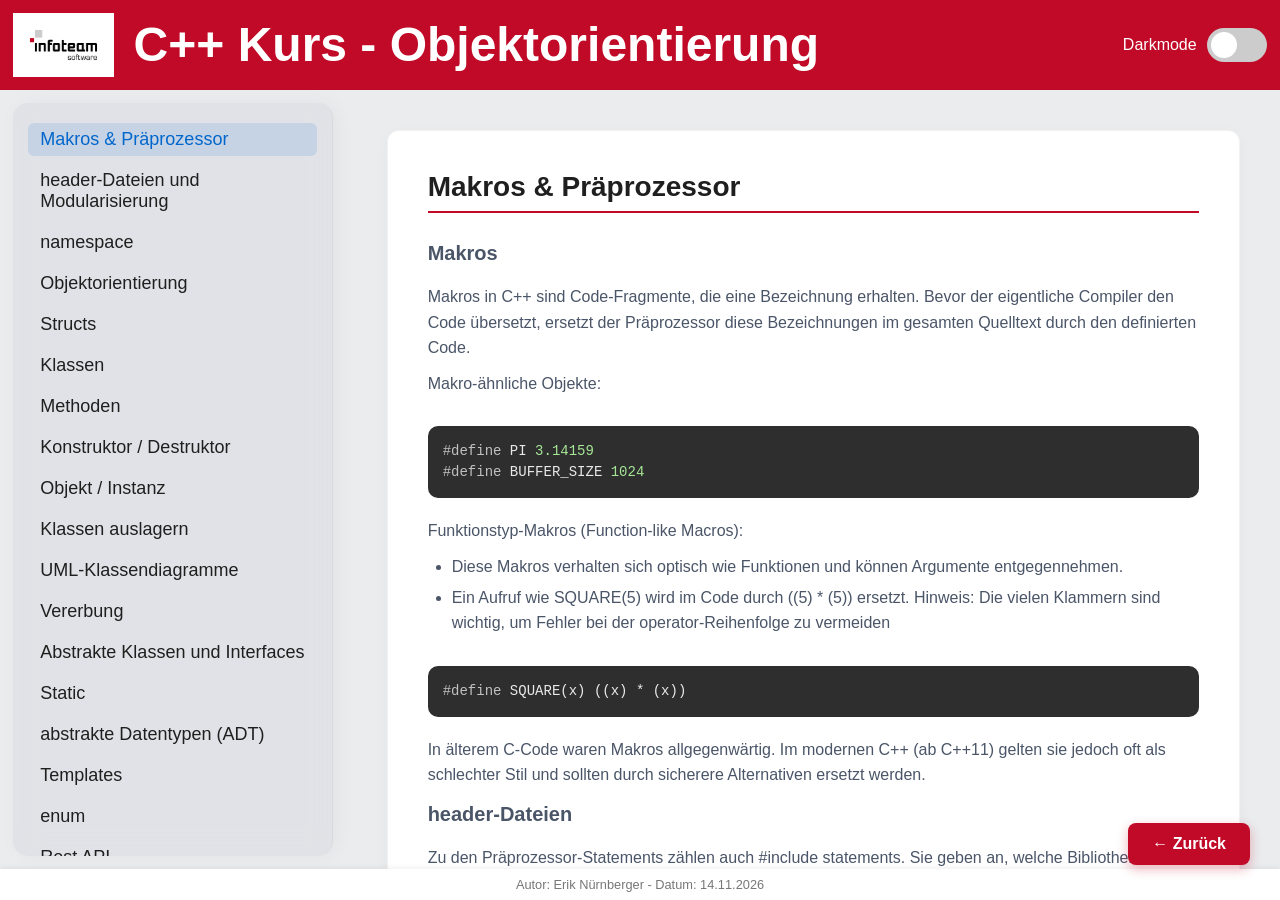
<file: oop.html>
<!DOCTYPE html>
<html lang="en">
<head>
    <meta charset="UTF-8">
    <meta name="viewport" content="width=device-width, initial-scale=1.0">
    <title>OOP</title>
    <link rel="stylesheet" href="kategorystyle.css">
    <link rel="icon" type="image/png" href="bild.png">
</head>
<body>
    <div id="header" class="header">
        <img class="logo1" src="Images/infoteam_4x_4c_rgb_Logo.png">
        <h1 class="title1">C++ Kurs - Objektorientierung</h1>
        <div class="toggle-container">
            <span>Darkmode</span>
            <label class="switch">
                <input type="checkbox" id="myToggle">
                <span class="slider"></span>
            </label>
        </div>
    </div>

     <div class="main-wrapper">
        <aside class="glass-sidebar">
            <a href="#macro" class="sidebar-item active">
                Makros & Präprozessor
            </a>

            <a href="#headerfile" class="sidebar-item">
                header-Dateien und Modularisierung
            </a>
            
            <a href="#namespace" class="sidebar-item">
                namespace
            </a>

            <a href="#oop" class="sidebar-item">
                Objektorientierung
            </a>

            <a href="#struct" class="sidebar-item">
                Structs
            </a>

            <a href="#class" class="sidebar-item">
                Klassen
            </a>

            <a href="#method" class="sidebar-item">
                Methoden
            </a>

            <a href="#Construktor" class="sidebar-item">
                Konstruktor / Destruktor
            </a>
            
            <a href="#object" class="sidebar-item">
                Objekt / Instanz
            </a>

            <a href="#ausl" class="sidebar-item">
                Klassen auslagern
            </a>

            <a href="#uml" class="sidebar-item">
                UML-Klassendiagramme
            </a>

            <a href="#inheritance" class="sidebar-item">
                Vererbung
            </a>

            <a href="#abstract" class="sidebar-item">
                Abstrakte Klassen und Interfaces
            </a>

            <a href="#static" class="sidebar-item">
                Static
            </a>

            <a href="#datatype" class="sidebar-item">
                abstrakte Datentypen (ADT)
            </a>

            <a href="#template" class="sidebar-item">
                Templates
            </a>

            <a href="#enum" class="sidebar-item">
                enum
            </a>

            <a href="#rest" class="sidebar-item">
                Rest API
            </a>
        </aside>
    

     <main class="content-area">
        <section class="section" id="macro">
            <h1>Makros & Präprozessor</h1>
            <h2>Makros</h2>
            <p>Makros in C++ sind Code-Fragmente, die eine Bezeichnung erhalten. Bevor der eigentliche Compiler den Code übersetzt, ersetzt der Präprozessor diese Bezeichnungen im gesamten Quelltext durch den definierten Code.</p>
            <p>Makro-ähnliche Objekte:</p>

<pre class="code-block">
<span class="include">#define</span> PI <span class="number">3.14159</span>
<span class="include">#define</span> BUFFER_SIZE <span class="number">1024</span>
</pre>
            <p>Funktionstyp-Makros (Function-like Macros):</p>
            <ul>
                <li>Diese Makros verhalten sich optisch wie Funktionen und können Argumente entgegennehmen.</li>
                <li>Ein Aufruf wie SQUARE(5) wird im Code durch ((5) * (5)) ersetzt. Hinweis: Die vielen Klammern sind wichtig, um Fehler bei der operator-Reihenfolge zu vermeiden</li>
            </ul>

<pre class="code-block">
<span class="include">#define</span> SQUARE(x) ((x) * (x))
</pre>

            <p>In älterem C-Code waren Makros allgegenwärtig. Im modernen C++ (ab C++11) gelten sie jedoch oft als schlechter Stil und sollten durch sicherere Alternativen ersetzt werden.</p>

            <h2>header-Dateien</h2>
            <p>Zu den Präprozessor-Statements zählen auch #include statements. Sie geben an, welche Bibliotheken und Dateien eingebunden werden sollen.</p>
            <ul>
                <li>will man eine Bibliothek einbinden, nutzt man: #include &lt;BibliothekenName&gt;</li>
                <li>will man eine header-Datei einbinden, nutzt man: #include "HeaderDatei.h" oder headerDatei.hpp"</li>
                <li>die " geben dem Präprozessor die Information im Projektverzeichnis zu suchen, also im gleichen Ordner, in dem sich die .cpp-Datei befindet</li>
            </ul>
            <p>Wenn Sie eine Headerdatei (z. B. Auto.h) in mehreren anderen Dateien Ihres Projekts einbinden, kopiert der Präprozessor den Inhalt von Auto.h jedes Mal eins zu eins in diese Dateien.</p>
            <p>Wenn in Auto.h eine Klasse definiert ist, sieht der Compiler dieselbe Klasse plötzlich mehrfach. Das führt zu einem Kompilierfehler ("Redefinition of class..."). Um das zu verhindern, nutzt man entweder Include Guards oder #pragma once.</p>
            <p>Include Guards</p>
            <ul>
                <li>Diese Methode ist der traditionelle, ISO-C++-standardisierte Weg, um sicherzustellen, dass der Inhalt einer Headerdatei nur genau einmal vom Compiler gelesen wird.</li>
            </ul>

<pre class="code-block">
<span class="include">#ifndef</span> AUTO_H
<span class="include">#define</span> AUTO_H

<span class="class">class</span> Auto
<span class="bracket">{</span>
    <span class="comment">//Klasseninhalt</span>
<span class="bracket">}</span>;
<span class="include">#endif</span>
</pre>

            <ul>
                <li>#ifndef AUTO_H bedeutet: "Wenn das Makro AUTO_H noch nicht definiert ist (if not defined)..."</li>
                <li>Der Präprozessor springt in die nächste Zeile und definiert mit #define AUTO_H genau dieses Makro.</li>
                <li>Danach folgt der eigentliche Code der Headerdatei.</li>
                <li>#endif schließt den Block ab.</li>
                <li>Wird diese Headerdatei im selben Kompiliervorgang ein zweites Mal aufgerufen, sieht der Präprozessor, dass AUTO_H bereits existiert. Er springt sofort zum #endif und ignoriert den Code dazwischen komplett.</li>
                <li>Die moderne Alternative: #pragma once</li>
            </ul>






        </section>

        <section class="section" id="headerfile">
            <h1>header-Dateien und Modularisierung</h1>
            <p>In C++ werden Header-Dateien genutzt, um Code sauber in mehrere Dateien aufzuteilen und dem Compiler mitzuteilen, welche Funktionen existieren, bevor sie benutzt werden.</p>
            <ul>
                <li>in C++ ist die Dateiendung einer header-Datei dem Compiler egal, er muss lediglich den Quellcode aus dieser Datei, in die Datei kopieren, in der die header-Datei eingebunden wird</li>
                <li>Die Konvention ist allerdings die Dateiendung .h für header-Dateien, die in der Sprache C und C++ funktionieren, diese ernthalten C-Code.</li>
                <li>.hpp hingegen kennzeichnen header-Dateien exklusiv für C++</li>
            </ul>
            <p>Ein Programm soll übersichtlicher werden und wird deshalb in mehere Dateien aufgeteilt:</p>

            <ul>
                <li>in mathematik.hpp wird eine Funktion namens addieren() deklariert, es wird nicht definiert, was sie tut.</li>
                <li>überall wo mathematik.hpp eingebunden wird, wird damit dem Compiler bekannt gegeben, das eine Funktion namens addieren() existiert.</li>
                <li>das ermöglicht es, die Funktion überall in dort aufzurufen, wo die header-Datei eingebunden wird</li>
            </ul>

<pre class="code-block">
<span class="include">#ifndef</span> MATHEMATIK_HPP
<span class="include">#define</span> MATHEMATIK_HPP

<span class="keyword">int</span> <span class="function">addieren</span>(<span class="keyword">int</span> a, <span class="keyword">int</span> b);
<span class="include">#endif</span>
</pre>

            <ul>
                <li>jetzt soll die Funktion auch etwas tun, hierzu muss sie definiert werden</li>
                <li>die Funktion kann in einer .cpp-Datei definiert werden, die zum Beispiel mathematik.cpp heißt</li>
                <li>hier bekommt die Funktion ihre eigentliche Logik, die dann über alle Dateien, die die header-Datei einbinden, gleich ist</li>
            </ul>

<pre class="code-block">
<span class="include">#include</span> <span class="prepr">"mathematik.hpp"</span>

<span class="keyword">int</span> <span class="function">addieren</span>(<span class="keyword">int</span> a, <span class="keyword">int</span> b)
<span class="bracket">{</span>
    <span class="keyword">return</span> a + b;
<span class="bracket">}</span>
</pre>

            <ul>
                <li>nun soll addieren() in main.cpp aufgerufen und verwendet werden</li>
                <li>dazu muss nur die header-Datei eingebunden werden, addieren() kann dann wie eine ganz normale Funktion genutzt werden</li>
            </ul>

<pre class="code-block">
<span class="include">#include</span> <span class="prepr">&lt;iostream&gt;</span>
<span class="include">#include</span> <span class="prepr">"mathematik.hpp"</span>

<span class="keyword">int</span> <span class="function">main</span>()
<span class="bracket">{</span>
    std::cout &lt;&lt; addieren(<span class="number">5</span>, <span class="number">5</span>);
    <span class="keyword">return</span> <span class="number">0</span>;
<span class="bracket">}</span>
</pre>
        </section>

        <section class="section" id="namespace">
            <h1>namespaces</h1>
            <p>Namespaces (Namensräume) in C++ dienen dazu, Code logisch zu strukturieren und Namenskonflikte zu vermeiden. Wenn Sie in einem großen Projekt oder bei der Verwendung verschiedener Bibliotheken denselben Namen für eine Funktion, Klasse oder Variable verwenden, sorgt ein Namespace dafür, dass der Compiler genau weiß, welches Element gemeint ist.</p>
            <ul>
                <li>wei Entwickler können unabhängig voneinander eine Funktion namens print() schreiben. Liegen diese in unterschiedlichen Namespaces, kollidieren sie nicht.</li>
                <li>Standardbibliothek: Die gesamte C++-Standardbibliothek liegt im Namespace std (z. B. std::cout, std::vector)</li>
            </ul>
            <p>Durch die Verwendung eines namespaces, kann das Programm "hello world" anders dargestellt werden, da dem Compiler nicht mitgeteilt werden muss, dass cout aus dem Standard-Namespace ist.</p>

<pre class="code-block">
<span class="include">#include</span> <span class="prepr">&lt;iostream&gt;</span>

<span class="keyword">using namespace</span> std; <span class="comment">//mit using namespace std, verwendet der gesamte Code ab dem using namespace diesen namespace</span>

<span class="keyword">int</span> <span class="function">main</span>()
<span class="bracket">{</span>
    cout &lt;&lt; <span class="string">"hello world"</span>;
    <span class="keyword">return</span> <span class="number">0</span>;
<span class="bracket">}</span>
</pre>
            <p>Es ist jedoch besser, statt using namespace, den namespace mit :: festzulegen, wie es bisher passiert ist, so ist für jede Funktion der namespace klar und eindeutig definiert und es kann nicht zu Überschneidungen kommen.</p>
        </section>

        <section class="section" id="oop">
            <h1>Objektorientierung</h1>
            <p>Die Objektorientierte Programmierung (OOP) ist ein beliebtes Modell in der Softwareentwicklung, bei dem der Programmcode um reale oder logische "Dinge" herum aufgebaut wird. Anstatt ein Programm als eine lange Liste von Befehlen zu schreiben, teilt man es in kleinere, eigenständige Bausteine auf.</p>
            <ul>
                <li>Wiederverwendbarkeit: Code kann an verschiedenen Stellen im Programm leicht wieder genutzt werden.</li>
                <li>Code wird leichter zu warten und ist auch leichter zu erweitern</li>
                <li>der Code wird verständlicher, da Programme reale Objekte abbilden</li>
            </ul>

        </section>

        <section class="section" id="struct">
            <h1>Structs</h1>
            <p>Ein struct (Struktur) in C++ ist ein selbst definierter, zusammengesetzter Datentyp. Er erlaubt es, mehrere Variablen, auch unterschiedlicher Datentypen, unter einem gemeninsamen Namen zu gruppieren. In C++ sind struct und class technisch fast identisch, der einzige Unterschid liegt in der Standard-Sichtbarkeit (Zugriffsrechte)</p>
            <ul>
                <li>Ein struct fasst zusammengehörende Daten an einem Ort zusammen.</li>
            </ul>
            <p>In einem Programm soll ein Auto beschrieben werden, das drei Eigenschaften hat, einen String, der die Marke des Autos speichert, einen int, der das Baujahr speichert und einen int, der die PS des Autos speichert. Für ein Auto sieht das dann so aus:</p>

<pre class="code-block">
<span class="include">#include</span> <span class="prepr">&lt;iostream&gt;</span>
<span class="include">#include</span> <span class="prepr">&lt;string&gt;</span>

<span class="keyword">int</span> <span class="function">main</span>()
<span class="bracket">{</span>
    std::string marke = <span class="string">"BMW"</span>;
    <span class="keyword">int</span> baujahr = <span class="number">2020</span>;
    <span class="keyword">int</span> ps = <span class="number">190</span>;
    <span class="keyword">return</span> <span class="number">0</span>;
<span class="bracket">}</span>
</pre>

            <p>das ist bei einem einzigen Auto kein Problem, will man aber mehrere Autos erfassen, trifft man schnell auf das Problem, dass man unfassbar viele Variablen hat, die im Code verstreut sind.</p>
            <ul>
                <li>Hierzu kann man einen struct verwenden</li>
                <li>Ein struct erlaubt es, einen eigenen Datentyp zu erfinden, in dem mehrere Variablen unterschiedlicher Datentypen zusammengefasst werden.</li>
                <li>zum Beispiel der Datentyp int, sagt dem Computer nur: es werden 4 Byte RAM reserviert um eine Ganzzahl darin zu speichern.</li>
                <li>bei einem struct, der ein Auto speichern soll, werden also zwei Integer und ein String an Speicher reserviert</li>
                <li>ein stuct ist wie ein Bauplan für ein Auto-Objekt</li>
            </ul>

<pre class="code-block">
<span class="include">#include</span> <span class="prepr">&lt;iostream&gt;</span>
<span class="include">#include</span> <span class="prepr">&lt;string&gt;</span>

<span class="comment">//struct global als Bauplan für ein Auto-Objekt erstellen (eigener Datentyp Auto)</span>
<span class="keyword">struct</span> <span class="class">Auto</span>
<span class="bracket">{</span>
    std::string marke = <span class="string">"BMW"</span>;
    <span class="keyword">int</span> baujahr = <span class="number">2020</span>;
    <span class="keyword">int</span> ps = <span class="number">190</span>;
<span class="bracket">}</span>; <span class="comment">//Semikolon</span>
</pre>
            <p>In C++ kann der Zugriff auf den struct mit Sichtbarkeiten (Zugriffsrechten) geregelt werden:</p>
            <ul>
                <li>public: - alles, was hinter public folgt, kann überall im Programm gelesen und verändert werden</li>
                <li>wird bei einem struct kein Zugriffsmodifizierer hingeschrieben, so ist alles im struct als public gekennzeichnet</li>
                <li>private: - alles hinter private ist geschützt, von außen kann niemand darauf zugreifen</li>
                <li>private wird dann benutzt, wenn der Zugriff auf Daten von außen gezielt verhindert werden soll</li>
                <li>auf private Daten kann nur der struct selbst zugreifen</li>
            </ul>

<pre class="code-block">
<span class="include">#include</span> <span class="prepr">&lt;iostream&gt;</span>
<span class="include">#include</span> <span class="prepr">&lt;string&gt;</span>

<span class="comment">//struct global als Bauplan für ein Auto-Objekt erstellen (eigener Datentyp Auto)</span>
<span class="keyword">struct</span> <span class="class">Auto</span>
<span class="bracket">{</span>
    <span class="keyword">private:</span>
        std::string marke = <span class="string">"BMW"</span>;
    <span class="keyword">public:</span>
        std::string name = marke + <span class="string">" i4"</span>;
        <span class="keyword">int</span> baujahr = <span class="number">2020</span>;
        <span class="keyword">int</span> ps = <span class="number">530</span>;
<span class="bracket">}</span>; <span class="comment">//Semikolon!</span>
</pre>
            <p>In diesem Programm kann der Name des Autos verändert werden, die Marke allerdings nicht.</p>

        </section>

        <section class="section" id="class">
            <h1>Klassen</h1>
            <p>In C++ bildet eine Klasse (Keyword class) die fundamentale Bauanleitung für benutzerdefinierte Datentypen. Auf abstrakter Ebene kapselt sie Daten (Attribute) und das Zugriffsrecht auf diese Daten in einer logischen Einheit.</p>
            <ul>
                <li>Eine Klasse ist im Grunde ein Bauplan für einen eigenen Datentyp.</li>
                <li>Eine Klasse fasst mehrere Variablen unterschiedlicher Datentypen zusammen und definiert, wer von außen auf diese Daten zugreifen kann</li>
                <li>In C++ sind structs und Klassen nahezu identisch, der einzige Unterschied liegt in der Standard-Sichtbarkeit Eine Klasse ist standardmäßig private.</li>
            </ul>
            <p>der folgende Code in C++ erstellt eine Klasse Auto, die die drei Merkmale: baujahr(private),  und ps(public) besitzt:</p>


<pre class="code-block">
<span class="include">#include</span> <span class="prepr">&lt;iostream&gt;</span>
<span class="include">#include</span> <span class="prepr">&lt;string&gt;</span>

<span class="comment">//Klasse global als Bauplan für ein Auto-Objekt erstellen</span>
<span class="keyword">class</span> <span class="class">Auto</span>
<span class="bracket">{</span>
    <span class="keyword">private:</span>
        <span class="keyword">int</span> baujahr = <span class="number">2020</span>;
    <span class="keyword">public:</span>
        std::string marke = <span class="string">"BMW"</span>;
        <span class="keyword">int</span> ps = <span class="number">530</span>;
<span class="bracket">}</span>; <span class="comment">//Semikolon!</span>
</pre>
            
            <h2>Warum werden class und struct unterschiedlich verwendet?</h2>
            <p>Obwohl beide Keywords nahezu das gleiche in C++ tun, werden sie aus sematischen Gründen und Konvention unterscheiden:</p>
            <ul>
                <li>In der objektorientierten Programmierung sollen Objektzustände nicht ungeprüft von außen verändert werden können (safety by default) - da Klassen-Member standardmäßig auf private gesetzt werden</li>
                <li>Klassen signalisieren anderen Entwicklern, dass sie nicht direkt auf Speicherzustände zugreifen sollen</li>
                <li>structs werden für PODs (Plain Old Data) oder DTOs (Data Transfer Object) genutzt, also reine Datensammlungen ohne Zugriffsregeln.</li>
            </ul>

        </section>

        <section class="section" id="method">
            <h1>Methoden</h1>
            <p>In C++ sind Methoden (oder auch Member Functions oder Elementfunktionen genannt) Funktionen, die fest in eine Klasse integriert sind. Während die Attribute (Variablen) den Zustand eines Objekts speichern, definieren die Methoden das Verhalten des Objekts und die Art und Weise, wie es mit seinen eigenen Daten arbeitet.</p>

            <ul>
                <li>Methoden bilden die selbstdefinierte Schnittstelle zwischen den verborgenen Daten eines Objekts und der restlichen Anwendung</li>
                <li>Anstatt dass externe Programmteile Rohdaten auslesen, berechnen und wieder zurückschreiben, wird diese Logik in die Methoden der Klasse verlagert</li>
                <li>Methoden stellen sicher, dass alle Änderungen an den internen Variablen streng kontrolliert und nach selbst festgelegten Regeln ablaufen</li>
                <li>Nicht für jedes Objekt im Arbeitsspeicher besitzt eine eigene Methode, alle Instanzen teilen sich eine Methode gemeinsam, sie existiert nur ein einziges mal im Arbeitsspeicher für die gesamte Klasse</li>
            </ul>

            <p>Damit die Methode bei der Ausführung weiß, mit den Daten welcher konkreten Instanz sie arbeiten soll, nutzt C++ einen versteckten Mechanismus: Den this-Pointer. Wird eine Methode für ein bestimmtes Objekt ausgeführt, übergibt der Compiler im Hintergrund automatisch einen Zeiger auf die Speicheradresse genau dieses Objekts an die Methode. Jeder Zugriff auf eine Klassenvariable innerhalb der Methode wird über diesen this-Zeiger aufgelöst. So liest oder überschreibt die Logik zielsicher exakt die Speicherbereiche der richtigen Instanz.</p>

            <p>Hier ist eine Klasse Auto, mit der Eigenschaft geschwindigkeit, und einer Methode beschleunigeUmEins</p>

<pre class="code-block">
<span class="include">#include</span> <span class="prepr">&lt;iostream&gt;</span>

<span class="comment">//Klasse Auto als Bauplan für ein Auto-Objekt</span>
<span class="keyword">class</span> <span class="class">Auto</span>
<span class="bracket">{</span>
    <span class="keyword">private:</span>
        <span class="keyword">float</span> geschwindigkeit = <span class="number">0.0f</span>;
    <span class="keyword">public:</span>
        <span class="comment">//beschleunigeUmEins erhöht die geschwindigkeit beim Aufruf um 1 und verändert die Daten dieses Auto-Objekts, das die Methode aufgerufen hat</span>
        <span class="keyword">void</span> <span class="function">beschleunigeUmEins</span>()
        <span class="bracket">{</span>
            geschwindigkeit++;
        <span class="bracket">}</span>
<span class="bracket">}</span>; <span class="comment">//Semikolon!</span>
</pre>

            <h2>Getter- und Setter-Methoden</h2>
            <p>Da die Variablen einer Klasse in C++ meist vor dem direkten Zugriff von außen geschützt sind (private), werden spezielle Methoden benötigt, um diese Daten sicher zu lesen oder zu schreiben.</p>
            <ul>
                <li>Getter(Lesezugriff) - Eine Methode, die den Wert einer privaten Variable zurückgibt. Die Getter-Methode macht Daten nach außen sichtbar und schützt sie aber vor Veränderung</li>
                <li>Setter(Schreibzugriff) - Eine Methode, die einen neuen Wert entgegennimmt und in die private Variable schreibt. Diese kann die Werte vor dem speichern validieren.</li>
            </ul>
            <p>Dieses Programm besitzt eine Klasse Math, mit 2 privaten variablen und einer Getter- und einer Setter-Methode</p>

<pre class="code-block">
<span class="include">#include</span> <span class="prepr">&lt;iostream&gt;</span>

<span class="keyword">class</span> <span class="class">Math</span>
<span class="bracket">{</span>
        <span class="comment">//private Member-Variablen, das private: kann weggelassen werden, da die Standard-Sichtbarkeit einer Klasse private ist</span>
        <span class="keyword">int</span> divisor = <span class="number">1</span>;
        <span class="keyword">float</span> PI = <span class="number">3.1415f</span>;
    <span class="keyword">public:</span>
        <span class="comment">//Getter</span>
        <span class="keyword">float</span> <span class="function">getPI</span>()
        <span class="bracket">{</span>
            <span class="keyword">return</span> PI;
        <span class="bracket">}</span>

        <span class="comment">//Setter</span>
        <span class="keyword">void</span> <span class="function">setDivisor</span>(<span class="keyword">int</span> div)
        <span class="bracket">{</span>
            <span class="keyword">if</span>(div != <span class="number">0</span>)
            <span class="bracket">{</span>
                divisor = div;
            <span class="bracket">}</span>
            <span class="keyword">else</span>
            <span class="bracket">{</span>
                std::cout &lt;&lt; <span class="string">"Teilung durch 0 nicht möglich"</span> &lt;&lt; std::endl;
            <span class="bracket">}</span>
        <span class="bracket">}</span>
<span class="bracket">}</span>; <span class="comment">//Semikolon!</span>
</pre>

            <h2>this</h2>
            <p>In C++ regeln das this-Keyword sowie der Arrow-Operator (->) den direkten Zugriff auf ein Objekt und dessen Member (Variablen und Methoden)</p>
            <ul>
                <li>Da this ein Pointer auf die eigene Instanz ist, muss innerhalb der Klasse immer der Arrow-Operator (->) genutzt werden, um über this auf die eigenen Member zuzugreifen.</li>
            </ul>
            <p>Hier eine Beispielklasse, die den Bauplan für ein Spieler-Objekt darstellt:</p>

<pre class="code-block">
<span class="include">#include</span> <span class="prepr">&lt;iostream&gt;</span>

<span class="keyword">class</span> <span class="class">Spieler</span>
<span class="bracket">{</span>
        <span class="keyword">int</span> posX = <span class="number">0</span>;
    <span class="keyword">public:</span>
        <span class="comment">//Getter</span>
        <span class="keyword">int</span> <span class="function">getPosX</span>()
        <span class="bracket">{</span>
            <span class="keyword">return</span> posX;
        <span class="bracket">}</span>

        <span class="comment">//Setter</span>
        <span class="keyword">void</span> <span class="function">setPosX</span>(<span class="keyword">int</span> posX)
        <span class="bracket">{</span>
            <span class="keyword">this</span>-&gt;posX = posX; <span class="comment">//this-&gt;posX ist die position x des Objektes, posX ist der parameter der Methode, dessen Wert gespeichert werden soll</span>
        <span class="bracket">}</span>
<span class="bracket">}</span>; <span class="comment">//Semikolon!</span>
</pre>

            <p>Setter dienen nicht nur der simplen Werteprüfung, sondern vor allem dem Erhalt von Invarianten. Eine Invariante ist ein Zustand, der logisch immer gültig sein muss. Oft gehören mehrere Variablen untrennbar zusammen und dürfen nur gemeinsam geändert werden. Das Videospiel-Szenario: </p>
            <ul>
                <li>Eine Spielerfigur hat eine Position im 2D-Raum, die in den Variablen x und y gespeichert ist. Wenn man diese von außen nacheinander über zwei separate Setter (setX und setY) ändert, entsteht ein gefährliches Problem</li>
                <li>Der Spieler steht auf der Position (10, 10).</li>
                <li>Er soll durch ein Event auf (20, 20) teleportiert werden.</li>
                <li>Das Programm führt Befehle nacheinander aus.</li>
                <li>Das Programm führt setX(20) aus.</li>
                <li>In diesem exakten Moment befindet sich der Spieler auf (20, 10).</li>
                <li>Danach führt das Programm setY(20) aus.</li>
                <li>Dieser fehlerhafte Zwischenzustand bei existiert vielleicht nur für Mikrosekunden, kann aber fatale Bugs auslösen. Wenn genau in diesem Moment ein anderer Thread die Position ausliest oder die Physik-Engine eine Kollisionsabfrage durchführt, könnte der Spieler bei (20, 10) durch eine eigentlich massive Wand fallen oder Schaden nehmen.</li>
            </ul>

            <p>Die Lösung: Ein gemeinsamer Setter</p>

<pre class="code-block">
<span class="keyword">class</span> <span class="class">Spieler</span>
<span class="bracket">{</span>
        <span class="keyword">int</span> x = <span class="number">0</span>;
        <span class="keyword">int</span> y = <span class="number">0</span>;
    <span class="keyword">public:</span>
        <span class="comment">//gemeinsamer Setter</span>
        <span class="keyword">void</span> <span class="function">setPosition</span>(<span class="keyword">int</span> x, <span class="keyword">int</span> y)
        <span class="bracket">{</span>
            <span class="keyword">this</span>-&gt;x = x;
            <span class="keyword">this</span>-&gt;y = y;
        <span class="bracket">}</span>
        <span class="comment">//andere variante für die Setter-Methode:</span>
        <span class="comment">/*
        void setPosition(int neuesX, int neuesY)
        {
            x = neuesX;
            y = neuesY;
        }
        */</span>
<span class="bracket">}</span>; <span class="comment">//Semikolon!</span>
</pre>
            <p>mit dem gemeinsamen Setter kann sichergestellt werden, dass x und y immer zusammen Werte zugewiesen bekommen</p>
        </section>

        <section class="section" id="Construktor">
            <h1>Konstruktor / Destruktor</h1>
            <p>Der Konstruktor und der Destruktor sind besondere Methoden einer Klasse. Sie besitzen keinen Rückgabetyp (nicht einmal void) und tragen exakt denselben Namen wie die Klasse selbst. Der Konstruktor wird automatisch beim Erstellen des Objektes aufgerufen, der Destruktor, wenn das Objekt zerstört wird. Um den Destruktor optisch zu unterscheiden, wird seinem Namen eine Tilde (~) vorangestellt.</p>
            <h2>Konstruktor</h2>
            <p>Wenn ein Objekt im Arbeitsspeicher angelegt wird, enthält dieser Speicherplatz oft noch zufälligen "Datenmüll" von vorherigen Programmen. Der Konstruktor sorgt dafür, dass das Objekt direkt ab der ersten Millisekunde seiner Existenz in einem sauberen, definierten Zustand (einer gültigen Invariante) ist. Man unterscheidet grob zwei Arten: </p>
            <ul>
                <li>Standardkonstruktor (Default Constructor): Nimmt keine Parameter entgegen und setzt Standardwerte</li>
                <li>Parametrisierter Konstruktor: Nimmt Werte von außen entgegen (z. B. Startkoordinaten), um das Objekt spezifisch einzurichten</li>
            </ul>

            <h2>Destruktor</h2>
            <p>Der Destruktor (~Klassenname()) wird exakt dann aufgerufen, wenn die Lebensdauer eines Objekts endet. Das passiert entweder automatisch, wenn eine lokale Variable ihren Gültigkeitsbereich (die umschließenden geschweiften Klammern } ) verlässt, oder manuell, wenn ein dynamisch erzeugtes Objekt mit delete gelöscht wird.</p>
<pre class="code-block">
<span class="keyword">class</span> <span class="class">DatenPuffer</span>
<span class="bracket">{</span>
        <span class="keyword">int*</span> speicher;
        <span class="keyword">int</span> groesse;
    <span class="keyword">public:</span>
        <span class="comment">//Parametrisierter Konstruktor</span>
        <span class="function">DatenPuffer</span>(<span class="keyword">int</span> anzahlElemente)
        <span class="bracket">{</span>
            groesse = anzahlElemente;
            <span class="comment">//Fordert dynamisch Speicher auf dem Heap an</span>
            speicher = <span class="keyword">new int</span>[groesse];
        <span class="bracket">}</span>

        <span class="function">~DatenPuffer</span>()
        <span class="bracket">{</span>
            <span class="comment">//Gibt den angeforderten Speicher zwingend wieder frei</span>
            <span class="keyword">delete</span>[] speicher; 
        <span class="bracket">}</span>
<span class="bracket">}</span>; <span class="comment">//Semikolon!</span>
</pre>

            <p>Ein Anwendungsfall für einen Konstruktor könnte bei der oben erstellten Klasse Spieler sein, das ein Spieler-Objekt bei der erstellung bereits Start-Werte für die Position mitgegeben bekommt.</p>

<pre class="code-block">
<span class="keyword">class</span> <span class="class">Spieler</span>
<span class="bracket">{</span>
        <span class="keyword">int</span> x = <span class="number">0</span>;
        <span class="keyword">int</span> y = <span class="number">0</span>;
    <span class="keyword">public:</span>
        <span class="comment">//gemeinsamer Setter</span>
        <span class="keyword">void</span> <span class="function">setPosition</span>(<span class="keyword">int</span> x, <span class="keyword">int</span> y)
        <span class="bracket">{</span>
            <span class="keyword">this</span>-&gt;x = x;
            <span class="keyword">this</span>-&gt;y = y;
        <span class="bracket">}</span>
        <span class="comment">//Konstruktor</span>
        <span class="function">Spieler</span>(<span class="keyword">int</span> x, <span class="keyword">int</span> y)
        <span class="bracket">{</span>
            <span class="keyword">this</span>-&gt;x = x;
            <span class="keyword">this</span>-&gt;y = y;
        <span class="bracket">}</span>
<span class="bracket">}</span>; <span class="comment">//Semikolon!</span>
</pre>

        </section>
            
        <section class="section" id="object">
            <h1>Objekt / Instanz</h1>
            <p>Ein Objekt ist die Umsetzung der Klasse. Wenn die Klasse der Bauplan für ein Haus ist (sie legt fest, wo Wände und Türen sind), dann ist das Objekt das fertige, gebaute Haus, in das man einziehen kann. Der Begriff Instanz wird meist synonym zu Objekt verwendet. Man sagt: "eine Klasse wird instanziieret", was bedeutet: Aus der Klasse wird ein Objekt im Arbeitsspeicher, das mit echten Daten gefüllt wird. Aus einer einzigen Klasse (z. B. Spieler) können hunderte unabhängige Objekte (Instanzen) erzeugt werden, von denen jedes seine eigenen Werte hat.</p>

            <h2>Objekte erzeugen</h2>
            <p>In C++ hat man die Wahl zwischen zwei grundlegend verschiedenen Speicherarten: dem Stack (ohne new) und dem Heap (mit new)</p>
            <p>Objekte auf dem Stack erzeugen</p>
            <ul>
                <li>Dies ist der Standardweg in C++ und sollte immer bevorzugt werden, wenn möglich. Das Objekt wird als normale lokale Variable erstellt.</li>
                <li>Lebensdauer des Objekts: Sobald der aktuelle Block (z. B. eine Funktion oder Schleife) beendet wird, wird automatisch der Destruktor aufgerufen und der Speicher wieder freigegeben.</li>
            </ul>

<pre class="code-block">
<span class="comment">//Erstellung eines Spieler-Objekts, wie eine Variable, vom Typ Spieler mit dem Namen meinSpieler</span>
<span class="class">Spieler</span> meinSpieler; 
<span class="comment">//Mit Parametern für den Konstruktor, erzeugt ein Spieler-Objekt namens gegner</span>
<span class="class">Spieler</span> gegner(<span class="number">10</span>, <span class="number">20</span>);
</pre>

            <p>Objekte auf dem Heap erzeugen</p>
            <ul>
                <li>Das Keyword new wird in C++ nur verwendet, wenn das Objekt den aktuellen Code-Block(Scope) überleben soll oder extrem groß ist</li>
                <li>Das Objekt wird auf dem "Heap" (dynamischer Speicher) erstellt. new gibt nicht das Objekt selbst zurück, sondern nur einen Zeiger (Pointer) auf die Speicheradresse des Objekts</li>
                <li>das objekt existiert so lange, bis es explizit mit delete zerstört wird</li>
            </ul>

<pre class="code-block">
<span class="class">Spieler</span>* dynamischerSpieler = <span class="keyword">new</span> <span class="function">Spieler</span>();
</pre>

            <p>Um direkt auf public-Werte und auf die Methoden der Objekte zugreifen zu können, kommt es darauf an, wie das objekt erzeugt wurde. Der Zugriff auf ein Objekt, das auf dem Stack erzeugt wurde:</p>
<pre class="code-block">
<span class="keyword">class</span> <span class="class">Spieler</span>
<span class="bracket">{</span>
    <span class="keyword">public:</span>
        <span class="keyword">int</span> lebenspunkte; <span class="comment">//Public Variable (direkt zugreifbar)</span>

        <span class="keyword">void</span> <span class="function">heilen</span>()
        <span class="bracket">{</span>
            lebenspunkte = <span class="number">100</span>;
        <span class="bracket">}</span>
<span class="bracket">}</span>; <span class="comment">//Semikolon!</span>

<span class="keyword">int</span> <span class="function">main</span>()
<span class="bracket">{</span>
    <span class="comment">//Objekt erzeugen (Stack)</span>
    <span class="class">Spieler</span> held;

    <span class="comment">//Direkter Zugriff auf eine public Variable mit '.'</span>
    held.lebenspunkte = <span class="number">50</span>;

    <span class="comment">//Aufruf einer public Methode mit '.'</span>
    held.<span class="function">heilen</span>(); 

    <span class="keyword">return</span> <span class="number">0</span>;
<span class="bracket">}</span>
</pre>
            <p>Wenn das Objekt auf dem Heap erstellt wurde, erfolgt der Zugriff über den Preil-Operator (-&gt;)</p>


<pre class="code-block">
<span class="keyword">class</span> <span class="class">Spieler</span>
<span class="bracket">{</span>
    <span class="keyword">public:</span>
        <span class="keyword">int</span> lebenspunkte; <span class="comment">//Public Variable (direkt zugreifbar)</span>

        <span class="keyword">void</span> <span class="function">heilen</span>()
        <span class="bracket">{</span>
            lebenspunkte = <span class="number">100</span>;
        <span class="bracket">}</span>
<span class="bracket">}</span>; <span class="comment">//Semikolon!</span>

<span class="keyword">int</span> <span class="function">main</span>()
<span class="bracket">{</span>
    <span class="comment">//Objekt erzeugen (Heap)</span>
    <span class="class">Spieler</span>* heldZeiger = <span class="keyword">new</span> <span class="function">Spieler</span>();

    <span class="comment">//Direkter Zugriff auf eine public Variable mit '-&gt;'</span>
    heldZeiger-&gt;lebenspunkte = <span class="number">50</span>;

    <span class="comment">//Aufruf einer public Methode mit '-&gt;'</span>
    heldZeiger-&gt;<span class="function">heilen</span>();

    <span class="comment">//ZWINGEND ERFORDERLICH: Manuelles Loeschen!</span>
    <span class="keyword">delete</span> heldZeiger;

    <span class="keyword">return</span> <span class="number">0</span>;
<span class="bracket">}</span>
</pre>
            <p>Der Zugriff auf den Konstruktor und Destruktor ist nicht möglich, da diese bei der Erzeugung bzw. der Zerstörung der Objekte automatisch aufgerufen werden.</p>
        </section>

        <section class="section" id="ausl">
            <h1>Klassen auslagern</h1>
            <p>Es lohnt sich in großen Projekten mit mehreren Beteiligten, darüber Nachzudenken, Klassen und Methoden in Dateien uszulagern, um die Projektstruktur übersichtlicher zu gestalten. Zum Beispiel: </p>
            <ul>
                <li>main.cpp: enthält die main()-Funktion und hier werden Objekte erzeugt.</li>
                <li>Klasse.hpp: enthält die Klasse (je Klasse eine .hpp Datei)</li>
                <li>Klasse.cpp: die Mehtoden der Klasse werden in eine separate .cpp datei ausgelagert</li>
            </ul>
            <p>Hier wird das ganze an der Klasse Spieler veranschaulicht:</p>
            <h2>bisher:</h2>

<pre class="code-block">
<span class="include">#include</span> <span class="prepr">&lt;iostream&gt;</span>
<span class="keyword">class</span> <span class="class">Spieler</span>
<span class="bracket">{</span>
    <span class="keyword">public:</span>
        <span class="keyword">int</span> posX;
        <span class="keyword">int</span> posY;

        <span class="keyword">void</span> <span class="function">printPos</span>()
        <span class="bracket">{</span>
            std::cout &lt;&lt; PosX &lt; &lt; <span class="string">", "</span> &lt;&lt; PosY;
        <span class="bracket">}</span>
<span class="bracket">}</span>; <span class="comment">//Semikolon!</span>

<span class="keyword">int</span> <span class="function">main</span>()
<span class="bracket">{</span>
    <span class="comment">//Objekt erzeugen (Heap)</span>
    <span class="class">Spieler</span>* spielerZeiger = <span class="keyword">new</span> <span class="function">Spieler</span>();

    spielerZeiger-&gt;PosX = <span class="number">10</span>;
    spielerZeiger-&gt;PosY = <span class="number">20</span>;

    spielerZeiger-&gt;<span class="function">print</span>();

    <span class="keyword">delete</span> spielerZeiger;

    <span class="keyword">return</span> <span class="number">0</span>;
<span class="bracket">}</span>
</pre>

            <h2>ausgelagert:</h2>
            <p>Spieler.hpp:</p>
<pre class="code-block">
<span class="include">#ifndef</span> SPIELER_H
<span class="include">#define</span> SPIELER_H

<span class="keyword">class</span> <span class="class">Spieler</span>
<span class="bracket">{</span>
    <span class="keyword">public:</span>
        <span class="keyword">int</span> posX;
        <span class="keyword">int</span> posY;

        <span class="keyword">void</span> <span class="function">printPos</span>(); <span class="comment">//Methode wird deklariert, es wird nicht definiert, was sie tut</span>
<span class="bracket">}</span>; <span class="comment">//Semikolon!</span>

<span class="include">#endif</span>
</pre>

            <p>Spieler.cpp:</p>
<pre class="code-block">
<span class="include">#include</span> <span class="prepr">"Spieler.hpp"</span>
<span class="include">#include</span> <span class="prepr">&lt;iostream&gt;</span>

<span class="comment">//Spieler:: bedeutet, die nachfolgende Methode gehört zu der Klasse Spieler</span>
<span class="class">Spieler</span>::<span class="keyword">void</span> <span class="function">printPos</span>()
<span class="bracket">{</span>
    std::cout &lt;&lt; PosX &lt; &lt; <span class="string">", "</span> &lt;&lt; PosY;
<span class="bracket">}</span>
</pre>

            <p>main.cpp:</p>
<pre class="code-block">
<span class="include">#include</span> <span class="prepr">"Spieler.hpp"</span>
<span class="include">#include</span> <span class="prepr">&lt;iostream&gt;</span>
<span class="keyword">int</span> <span class="function">main</span>()
<span class="bracket">{</span>
    <span class="comment">//Objekt erzeugen (Heap)</span>
    <span class="class">Spieler</span>* spielerZeiger = <span class="keyword">new</span> <span class="function">Spieler</span>();

    spielerZeiger-&gt;PosX = <span class="number">10</span>;
    spielerZeiger-&gt;PosY = <span class="number">20</span>;

    spielerZeiger-&gt;<span class="function">print</span>();

    <span class="keyword">delete</span> spielerZeiger;

    <span class="keyword">return</span> <span class="number">0</span>;
<span class="bracket">}</span>
</pre>
            <p>der Compiler-Befehl um aus diesen Dateien eine .exe zu erstellen:</p>
<pre class="consoleOut">
g++ main.cpp Spieler.cpp -o main
</pre>

        </section>

        <section class="section" id="uml">
            <h1>UML-Klassendiagramme</h1>
            <p>UML steht für Unified Modeling Language (vereinheitlichte Modellierungssprache). Wenn Architekten ein Gebäude entwerfen, zeichnen sie vorher einen Bauplan, damit jeder genau weiß, wo die tragenden Wände hinkommen. In der Softwareentwicklung ist UML genau dieser Bauplan. UML hilft Entwicklern, sich einen schnellen Überblick zu verschaffen und die Architektur eines Programms im Team zu besprechen, ohne sich in tausenden Zeilen Code zu verlieren. Ein UML-Klassendiagramm zeigt dabei auf einen Blick, welche Bausteine (Klassen) das System hat und was die daraus erstellten Objekte können.</p>
            <h2>Darstellung einer Klasse:</h2>
            <p>eine Klasse Student, enthält einen String name, einen int matrikelnummer und einen int alter</p>
        
<pre class="code-block">
<span class="include">#include</span> <span class="prepr">&lt;iostream&gt;</span>
<span class="include">#include</span> <span class="prepr">&lt;string&gt;</span>
<span class="keyword">class</span> <span class="class">Student</span>
<span class="bracket">{</span>
    <span class="keyword">private:</span>
        std::string name;
        <span class="keyword">int</span> matrikelnummer;
        <span class="keyword">int</span> alter;

    <span class="keyword">public:</span>
        <span class="function">Student</span>(std::string name, <span class="keyword">int</span> matrikelnummer, <span class="keyword">int</span> alter)
        <span class="bracket">{</span>
            <span class="keyword">this</span>-&gt;name = name;
            <span class="keyword">this</span>-&gt;matrikelnummer = matrikelnummer;
            <span class="keyword">this</span>-&gt;alter = alter;
        <span class="bracket">}</span>
        <span class="keyword">void</span> <span class="function">PrintStudentInfo</span>()
        <span class="bracket">{</span>
            std::cout &lt;&lt; <span class="string">"Name:\t\t"</span> &lt;&lt; name &lt;&lt; std::endl;
            std::cout &lt;&lt; <span class="string">"Matrikelnummer:\t"</span> &lt;&lt; matrikelnummer &lt;&lt; std::endl;
            std::cout &lt;&lt; <span class="string">"Alter:\t\t"</span> &lt;&lt; alter &lt;&lt; std::endl;
        <span class="bracket">}</span>
<span class="bracket">}</span>; <span class="comment">//Semikolon!</span>

<span class="keyword">int</span> <span class="function">main</span>()
<span class="bracket">{</span>
    <span class="class">Student</span>* s1 = <span class="keyword">new</span> <span class="function">Student</span>(<span class="string">"Julia Mueller"</span>, <span class="number">200151305</span>, <span class="number">19</span>);

    s1-&gt;<span class="function">PrintStudentInfo</span>();

    <span class="keyword">delete</span> s1;

    <span class="keyword">return</span> <span class="number">0</span>;
<span class="bracket">}</span>
</pre>
            <p>Das UML-Klassendiagramm zu dieser Klasse sieht dann so aus:</p>
            <img src="Images/Klassendiagramm UML - Student.png" class="UMLImage">
            <p>Die Zugriffsmodifizierer einer Klasse werden in UML mit + für public, - für private und # für protected dargestellt.</p>

            <p>Der Code instanziieret die Klasse Student, das erzeugte Objekt heißt s1 und besitzt die Werte - Name: "Julia Mueller", Matrikelnummer: 200151305 und Alter: 19. Das Objekt wird so dargestellt:</p>
            <img src="Images/Objektdiagramm UML - Student.png" class="UMLImageSmall">

        </section>

        <section class="section" id="inheritance">
            <h1>Vererbung</h1>
            <p>Die Vererbung ist eines der Kernprinzipien der objektorientierten Programmierung. Sie erlaubt es, neue Klassen auf Basis existierender Klassen zu erstellen. Dadurch wird Code wiederverwendbar, erweiterbar und leichter zu warten.</p>
            <p>Bei der Vererbung gibt es:</p>
            <ul>
                <li>Die Basisklasse (Elternklasse): Dies ist die allgemeinere Klasse. Sie definiert Eigenschaften (Attribute) und Verhaltensweisen (Methoden), die allen Unterklassen gemeinsam sind. Beispiel: Die Klasse „Fahrzeug“.</li>
                <li>Die abgeleitete Klasse (Kindklasse): Dies ist die spezialisierte Klasse. Sie übernimmt automatisch alle Eigenschaften und Verhaltensweisen der Basisklasse, kann aber eigene, spezifische Details hinzufügen oder bestehende Verhaltensweisen abändern. Beispiel: Die Klasse „Auto“ erbt von „Fahrzeug“.</li>
            </ul>
            <h3>Die „Ist-ein“-Beziehung (Is-A):</h3>
            <p>Das wichtigste Kriterium für Vererbung ist die logische Überprüfung: Ein Auto ist ein Fahrzeug. Wenn dieser Satz Sinn ergibt, ist Vererbung der richtige Ansatz.</p>
            <ul>
                <li>Standardmäßig keine automatische Polymorphie (Statische Bindung): In Java oder C# sind Methoden standardmäßig überschreibbar (virtuell). In C++ ist das Gegenteil der Fall. Wenn eine abgeleitete Klasse eine Methode der Basisklasse neu definiert, entscheidet der Datentyp der Referenz oder des Pointers, welche Methode aufgerufen wird - nicht das tatsächliche Objekt im Speicher (Kompilierzeit- vs. Laufzeit-Entscheidung).</li>
                <li>Der Zugriffsmodifikator beim Erben: C++ verlangt bei der Definition der Vererbung explizit ein Schlüsselwort wie public, protected oder private. Das steuert, wie die geerbten Mitglieder in der neuen Klasse nach außen hin sichtbar sind. In den meisten anderen Sprachen ist diese Vererbung immer automatisch public</li>
                <li>Mehrfachvererbung: C++ erlaubt einer Klasse, von mehreren Basisklassen gleichzeitig zu erben. Das ist mächtig, bringt aber eigene Herausforderungen mit sich (z. B. das Namenskonflikt-Problem, wenn zwei Elternklassen eine gleichnamige Methode haben).</li>
                <li>Objektlebenszyklus: Bei der Erstellung eines Objekts der Kindklasse wird zuerst der Konstruktor der Basisklasse aufgerufen und danach der der Kindklasse. Beim Löschen (Destruktor) läuft es genau umgekehrt</li>
            </ul>
            <h3>Sichtbarkeit protected</h3>
            <p>protected (Geschützt): Ist ein wichtiger Sichtbarkeitsmodifikator für Vererbung. Die eigene Klasse und alle davon abgeleiteten Kindklassen dürfen auf protected-Attribute zugreifen, aber der Rest des Programms (von außen) nicht.</p>

<pre class="code-block">
<span class="include">#include</span> <span class="prepr">&lt;iostream&gt;</span>
<span class="include">#include</span> <span class="prepr">&lt;string&gt;</span>

<span class="comment">//Elternklasse Fahrzeug</span>
<span class="keyword">class</span> <span class="class">Fahrzeug</span>
<span class="bracket">{</span>
    <span class="keyword">protected:</span>
        std::string name;
        std::string farbe;
        <span class="keyword">int</span> baujahr;
        <span class="keyword">double</span> velocity;
    <span class="keyword">public:</span>
        <span class="comment">//Konstruktor für die Fahrzeug Klasse, kann von allen Erben verwendet werden</span>
        <span class="function">Fahrzeug</span>(std::string name, std::string farbe, <span class="keyword">int</span> baujahr, <span class="keyword">double</span> velocity = <span class="number">0</span>) 
        <span class="bracket">{</span>
            <span class="keyword">this</span>-&gt;name = name;
            <span class="keyword">this</span>-&gt;farbe = farbe;
            <span class="keyword">this</span>-&gt;baujahr = baujahr;
            <span class="keyword">this</span>-&gt;velocity = velocity;
        <span class="bracket">}</span>

        <span class="keyword">void</span> <span class="function">accelerate</span>()
        <span class="bracket">{</span>
            <span class="keyword">if</span>(<span class="keyword">this</span>-&gt;velocity &lt; <span class="number">300</span>)
            <span class="bracket">{</span>
                velocity = velocity + <span class="number">0.5</span>;
            <span class="bracket">}</span>
        <span class="bracket">}</span>

        <span class="keyword">void</span> <span class="function">slowDown</span>()
        <span class="bracket">{</span>
            <span class="keyword">if</span>(<span class="keyword">this</span>-&gt;velocity &gt; <span class="number">0</span>)
            <span class="bracket">{</span>
                velocity = velocity - <span class="number">0.5</span>;
            <span class="bracket">}</span>
        <span class="bracket">}</span>
<span class="bracket">}</span>;

<span class="comment">//Kindklasse Auto erbt von Fahrzeug</span>
<span class="keyword">class</span> <span class="class">Auto</span> : <span class="keyword">public</span> <span class="class">Fahrzeug</span>
<span class="bracket">{</span>
    <span class="keyword">private:</span>
        std::string nummernschild;
    <span class="keyword">public:</span>
        <span class="comment">//Konstruktor -&gt; Der Auto Konstruktor nutzt einfach den Konstruktor von Fahrzeug</span>
        <span class="function">Auto</span>(std::string name, std::string farbe, <span class="keyword">int</span> baujahr, std::string plate = <span class="string">"Unbekannt"</span>, <span class="keyword">double</span> velocity = <span class="number">0</span>) : <span class="class">Fahrzeug</span>(name, farbe, baujahr, velocity)
        <span class="bracket">{</span>
            <span class="keyword">this</span>-&gt;nummernschild = plate;
        <span class="bracket">}</span>

        <span class="keyword">void</span> <span class="function">setlicensePlate</span>(std::string plate)
        <span class="bracket">{</span>
            <span class="keyword">if</span>(plate.<span class="function">length</span>() &gt; <span class="number">9</span>)
            <span class="bracket">{</span>
                <span class="keyword">this</span>-&gt;nummernschild = <span class="string">"! "</span> + plate;
            <span class="bracket">}</span>
            <span class="keyword">else</span>
            <span class="bracket">{</span>
                <span class="keyword">this</span>-&gt;nummernschild = plate;
            <span class="bracket">}</span>
        <span class="bracket">}</span>

        <span class="keyword">void</span> <span class="function">printInfo</span>()
        <span class="bracket">{</span>
            std::cout &lt;&lt; <span class="string">"----------------------------------------------"</span> &lt;&lt; std::endl;
            std::cout &lt;&lt; <span class="string">"Fahrzeug:\t\t"</span> &lt;&lt; <span class="keyword">this</span>-&gt;name &lt;&lt; std::endl;
            std::cout &lt;&lt; <span class="string">"Farbe:\t\t\t"</span> &lt;&lt; <span class="keyword">this</span>-&gt;farbe &lt;&lt; std::endl;
            std::cout &lt;&lt; <span class="string">"Baujahr:\t\t"</span> &lt;&lt; <span class="keyword">this</span>-&gt;baujahr &lt;&lt; std::endl;
            std::cout &lt;&lt; <span class="string">"Geschwindigkeit:\t"</span> &lt;&lt; <span class="keyword">this</span>-&gt;velocity &lt;&lt; std::endl;
            std::cout &lt;&lt; <span class="string">"Nummernschild:\t\t"</span> &lt;&lt; <span class="keyword">this</span>-&gt;nummernschild &lt;&lt; std::endl;
        <span class="bracket">}</span>
<span class="bracket">}</span>;

<span class="comment">//Kindklasse Zug erbt von Fahrzeug</span>
<span class="keyword">class</span> <span class="class">Zug</span> : <span class="keyword">public</span> <span class="class">Fahrzeug</span>
<span class="bracket">{</span>
    <span class="keyword">public:</span>
        <span class="comment">//Konstruktor -&gt; Der Zug Konstruktor nutzt einfach den von Fahrzeug</span>
        <span class="function">Zug</span>(std::string name, std::string farbe, <span class="keyword">int</span> baujahr, <span class="keyword">double</span> velocity = <span class="number">0</span>) : <span class="class">Fahrzeug</span>(name, farbe, baujahr, velocity)
        <span class="bracket">{</span>

        <span class="bracket">}</span>

        <span class="keyword">void</span> <span class="function">printInfo</span>()
        <span class="bracket">{</span>
            std::cout &lt;&lt; <span class="string">"----------------------------------------------"</span> &lt;&lt; std::endl;
            std::cout &lt;&lt; <span class="string">"Fahrzeug:\t\t"</span> &lt;&lt; <span class="keyword">this</span>-&gt;name &lt;&lt; std::endl;
            std::cout &lt;&lt; <span class="string">"Farbe:\t\t\t"</span> &lt;&lt; <span class="keyword">this</span>-&gt;farbe &lt;&lt; std::endl;
            std::cout &lt;&lt; <span class="string">"Baujahr:\t\t"</span> &lt;&lt; <span class="keyword">this</span>-&gt;baujahr &lt;&lt; std::endl;
            std::cout &lt;&lt; <span class="string">"Geschwindigkeit:\t"</span> &lt;&lt; <span class="keyword">this</span>-&gt;velocity &lt;&lt; std::endl;
        <span class="bracket">}</span>
<span class="bracket">}</span>;

<span class="class">int</span> <span class="function">main</span>()
<span class="bracket">{</span>
    <span class="class">Auto</span>* a1 = <span class="keyword">new</span> <span class="class">Auto</span>(<span class="string">"Audi a4"</span>, <span class="string">"schwarz"</span>, <span class="number">2020</span>);
    <span class="class">Zug</span>* t1 = <span class="keyword">new</span> <span class="class">Zug</span>(<span class="string">"RE 20"</span>, <span class="string">"rot"</span>, <span class="number">2006</span>);

    a1-&gt;<span class="function">setlicensePlate</span>(<span class="string">"HH GT 123"</span>);
    a1-&gt;<span class="function">printInfo</span>();
    a1-&gt;<span class="function">accelerate</span>();
    a1-&gt;<span class="function">accelerate</span>();
    a1-&gt;<span class="function">accelerate</span>();
    a1-&gt;<span class="function">printInfo</span>();
    a1-&gt;<span class="function">slowDown</span>();
    a1-&gt;<span class="function">slowDown</span>();
    a1-&gt;<span class="function">slowDown</span>();
    a1-&gt;<span class="function">printInfo</span>();

    t1-&gt;<span class="function">printInfo</span>();

    <span class="keyword">delete</span> a1;
    <span class="keyword">delete</span> t1;

    <span class="keyword">return</span> <span class="number">0</span>;
<span class="bracket">}</span>
</pre>

        </section>

        <section class="section" id="abstract">
            <h1>Abstrakte Klassen und Interfaces</h1>
            <h2>Abstrakte Klassen</h2>
            <p>Eine abstrakte Klasse, ist eine Elternklasse, bei der bestimmte Implementierungen und Definitionen weggelassen werden um die genaue Spezifizierung der jeweiligen Kind-Klasse zu überlassen. Sie dient als Entwurf für andere Klassen. Von einer abstrakten Klasse können keine Objekt direkt erzeugt werden. Eine C++ Klasse wird automatisch zu einer abstrakten Klasse, sobald sie mindestens eine sog. rein virtuelle Funktion enthält. Hier das Beispiel von vorher, nur das die Klasse Fahrzeug abstrakt ist:</p>


<pre class="code-block">
<span class="include">#include</span> <span class="prepr">&lt;iostream&gt;</span>
<span class="include">#include</span> <span class="prepr">&lt;string&gt;</span>

<span class="comment">//1. Abstrakte Elternklasse Fahrzeug, kein abstract keyword</span>
<span class="keyword">class</span> <span class="class">Fahrzeug</span>
<span class="bracket">{</span>
    <span class="keyword">protected:</span>
        std::string name;
        std::string farbe;
        <span class="keyword">int</span> baujahr;
        <span class="keyword">double</span> velocity;
    <span class="keyword">public:</span>
        <span class="comment">//Konstruktor für die Fahrzeug Klasse, kann von allen Erben verwendet werden</span>
        <span class="function">Fahrzeug</span>(std::string name, std::string farbe, <span class="keyword">int</span> baujahr, <span class="keyword">double</span> velocity = <span class="number">0</span>) 
        <span class="bracket">{</span>
            <span class="keyword">this</span>-&gt;name = name;
            <span class="keyword">this</span>-&gt;farbe = farbe;
            <span class="keyword">this</span>-&gt;baujahr = baujahr;
            <span class="keyword">this</span>-&gt;velocity = velocity;
        <span class="bracket">}</span>

        <span class="comment">//Virtueller Destruktor ist zwingend notwendig, wenn man Objekte über "delete" löscht!</span>
        <span class="keyword">virtual</span> <span class="function">~Fahrzeug</span>() = <span class="keyword">default</span>;

        <span class="comment">//Rein virtuelle Methoden (pure virtual) -&gt; Machen die Klasse abstrakt</span>
        <span class="keyword">virtual void</span> <span class="function">accelerate</span>() = <span class="number">0</span>;
        <span class="keyword">virtual void</span> <span class="function">slowDown</span>() = <span class="number">0</span>;
<span class="bracket">}</span>;

<span class="comment">//2. Kindklasse Auto erbt von Fahrzeug</span>
<span class="keyword">class</span> <span class="class">Auto</span> : <span class="keyword">public</span> <span class="class">Fahrzeug</span>
<span class="bracket">{</span>
    <span class="keyword">private:</span>
        std::string nummernschild;
    <span class="keyword">public:</span>
        <span class="comment">//Konstruktor -&gt; Der Auto Konstruktor nutzt einfach den Konstruktor von Fahrzeug</span>
        <span class="function">Auto</span>(std::string name, std::string farbe, <span class="keyword">int</span> baujahr, std::string plate = <span class="string">"Unbekannt"</span>, <span class="keyword">double</span> velocity = <span class="number">0</span>) : <span class="class">Fahrzeug</span>(name, farbe, baujahr, velocity)
        <span class="bracket">{</span>
            <span class="keyword">this</span>-&gt;nummernschild = plate;
        <span class="bracket">}</span>

        <span class="comment">//Eigene Implementierung von accelerate() für das Auto (z.B. beschleunigt um +1.0) wichtig: override-keyword</span>
        <span class="keyword">void</span> <span class="function">accelerate</span>() <span class="keyword">override</span>
        <span class="bracket">{</span>
            <span class="keyword">if</span>(<span class="keyword">this</span>-&gt;velocity &lt; <span class="number">250</span>)
            <span class="bracket">{</span>
                velocity = velocity + <span class="number">1.0</span>;
            <span class="bracket">}</span>
        <span class="bracket">}</span>

        <span class="comment">//Eigene Implementierung von slowDown() für das Auto (z.B. bremst um -1.0)</span>
        <span class="keyword">void</span> <span class="function">slowDown</span>() <span class="keyword">override</span>
        <span class="bracket">{</span>
            <span class="keyword">if</span>(<span class="keyword">this</span>-&gt;velocity &gt; <span class="number">0</span>)
            <span class="bracket">{</span>
                velocity = velocity - <span class="number">1.0</span>;
                <span class="keyword">if</span>(velocity &lt; <span class="number">0</span>)
                <span class="bracket">{</span>
                    velocity = <span class="number">0</span>; <span class="comment">//Verhindert negative Geschwindigkeit</span>
                <span class="bracket">}</span>
            <span class="bracket">}</span>
        <span class="bracket">}</span>

        <span class="keyword">void</span> <span class="function">setlicensePlate</span>(std::string plate)
        <span class="bracket">{</span>
            <span class="keyword">if</span>(plate.<span class="function">length</span>() &gt; <span class="number">9</span>)
            <span class="bracket">{</span>
                <span class="keyword">this</span>-&gt;nummernschild = <span class="string">"! "</span> + plate;
            <span class="bracket">}</span>
            <span class="keyword">else</span>
            <span class="bracket">{</span>
                <span class="keyword">this</span>-&gt;nummernschild = plate;
            <span class="bracket">}</span>
        <span class="bracket">}</span>

        <span class="keyword">void</span> <span class="function">printInfo</span>()
        <span class="bracket">{</span>
            std::cout &lt;&lt; <span class="string">"----------------------------------------------"</span> &lt;&lt; std::endl;
            std::cout &lt;&lt; <span class="string">"Fahrzeug:\t\t"</span> &lt;&lt; <span class="keyword">this</span>-&gt;name &lt;&lt; std::endl;
            std::cout &lt;&lt; <span class="string">"Farbe:\t\t\t"</span> &lt;&lt; <span class="keyword">this</span>-&gt;farbe &lt;&lt; std::endl;
            std::cout &lt;&lt; <span class="string">"Baujahr:\t\t"</span> &lt;&lt; <span class="keyword">this</span>-&gt;baujahr &lt;&lt; std::endl;
            std::cout &lt;&lt; <span class="string">"Geschwindigkeit:\t"</span> &lt;&lt; <span class="keyword">this</span>-&gt;velocity &lt;&lt; std::endl;
            std::cout &lt;&lt; <span class="string">"Nummernschild:\t\t"</span> &lt;&lt; <span class="keyword">this</span>-&gt;nummernschild &lt;&lt; std::endl;
        <span class="bracket">}</span>
<span class="bracket">}</span>;

<span class="comment">//3. Kindklasse Zug erbt von Fahrzeug</span>
<span class="keyword">class</span> <span class="class">Zug</span> : <span class="keyword">public</span> <span class="class">Fahrzeug</span>
<span class="bracket">{</span>
    <span class="keyword">public:</span>
        <span class="comment">//Konstruktor -> Der Zug Konstruktor nutzt einfach den von Fahrzeug</span>
        <span class="function">Zug</span>(std::string name, std::string farbe, <span class="keyword">int</span> baujahr, <span class="keyword">double</span> velocity = <span class="number">0</span>) : <span class="class">Fahrzeug</span>(name, farbe, baujahr, velocity)
        <span class="bracket">{</span>

        <span class="bracket">}</span>

        <span class="comment">//Eigene Implementierung für den Zug (beschleunigt sehr langsam, z.B. um +0.2)</span>
        <span class="keyword">void</span> <span class="function">accelerate</span>() <span class="keyword">override</span>
        <span class="bracket">{</span>
            <span class="keyword">if</span>(<span class="keyword">this</span>-&gt;velocity &lt; <span class="number">300</span>)
            <span class="bracket">{</span>
                velocity = velocity + <span class="number">0.2</span>;
            <span class="bracket">}</span>
        <span class="bracket">}</span>

        <span class="comment">//Eigene Implementierung für den Zug (bremst sehr träge, z.B. um -0.1)</span>
        <span class="keyword">void</span> <span class="function">slowDown</span>() <span class="keyword">override</span>
        <span class="bracket">{</span>
            <span class="keyword">if</span>(<span class="keyword">this</span>-&gt;velocity &gt; <span class="number">0</span>)
            <span class="bracket">{</span>
                velocity = velocity - <span class="number">0.1</span>;
                <span class="keyword">if</span>(velocity &lt; <span class="number">0</span>) velocity = <span class="number">0</span>;
            <span class="bracket">}</span>
        <span class="bracket">}</span>

        <span class="keyword">void</span> <span class="function">printInfo</span>()
        <span class="bracket">{</span>
            std::cout &lt;&lt; <span class="string">"----------------------------------------------"</span> &lt;&lt; std::endl;
            std::cout &lt;&lt; <span class="string">"Fahrzeug:\t\t"</span> &lt;&lt; <span class="keyword">this</span>-&gt;name &lt;&lt; std::endl;
            std::cout &lt;&lt; <span class="string">"Farbe:\t\t\t"</span> &lt;&lt; <span class="keyword">this</span>-&gt;farbe &lt;&lt; std::endl;
            std::cout &lt;&lt; <span class="string">"Baujahr:\t\t"</span> &lt;&lt; <span class="keyword">this</span>-&gt;baujahr &lt;&lt; std::endl;
            std::cout &lt;&lt; <span class="string">"Geschwindigkeit:\t"</span> &lt;&lt; <span class="keyword">this</span>-&gt;velocity &lt;&lt; std::endl;
        <span class="bracket">}</span>
<span class="bracket">}</span>;

<span class="keyword">int</span> <span class="function">main</span>()
<span class="bracket">{</span>
    <span class="comment">//Ein Objekt der abstrakten Basisklasse zu erstellen ist jetzt verboten:</span>
    <span class="comment">//Fahrzeug* f = new Fahrzeug("Muster", "blau", 2020); //erzeugt einen Compiler-Fehler!</span>

    <span class="class">Auto</span>* a1 = <span class="keyword">new</span> <span class="class">Auto</span>(<span class="string">"Audi a4"</span>, <span class="string">"schwarz"</span>, <span class="number">2020</span>);
    <span class="class">Zug</span>* t1 = <span class="keyword">new</span> <span class="class">Zug</span>(<span class="string">"RE 20"</span>, <span class="string">"rot"</span>, <span class="number">2006</span>);

    a1-&gt;<span class="function">setlicensePlate</span>(<span class="string">"HH GT 123"</span>);
    a1-&gt;<span class="function">printInfo</span>();
    a1-&gt;<span class="function">accelerate</span>();
    a1-&gt;<span class="function">accelerate</span>();
    a1-&gt;<span class="function">accelerate</span>();
    a1-&gt;<span class="function">printInfo</span>();
    a1-&gt;<span class="function">slowDown</span>();
    a1-&gt;<span class="function">slowDown</span>();
    a1-&gt;<span class="function">slowDown</span>();
    a1-&gt;<span class="function">printInfo</span>();

    t1-&gt;<span class="function">printInfo</span>();

    <span class="keyword">delete</span> a1;
    <span class="keyword">delete</span> t1;

    <span class="keyword">return</span> <span class="number">0</span>;
<span class="bracket">}</span>
</pre>


            <h2>Interfaces</h2>
            <p>Ein Interface (Schnittstelle) ist im Grunde eine vollkommen abstrakte Klasse. Es enthält keinerlei Implementierungen und keine Datenmember (Variablen), sondern beschreibt ausschließlich ein Verhalten. Man kann sich ein Interface wie einen Vertrag vorstellen: Jede Klasse, die dieses Interface implementiert, garantiert, dass sie die im Interface definierten Funktionen anbietet. Es wird kein Objekt von einem Interface erzeugt, das ist auch gar nicht möglich.</p>
            <p>Interfaces werden für die Entkopplung von Softwarekomponenten und für Polymorphie genutzt:</p>
            <ul>
                <li>Standardisierung: Man legt selbst fest, was eine Klasse tun können muss, ohne vorzuschreiben, wie sie es tut.</li>
                <li>Austauschbarkeit: Wenn Code gegen ein Interface geschrieben ist, kann man die dahinterliegende Klasse jederzeit austauschen (z. B. eine echte Datenbank-Klasse gegen eine Test-Datenbank), ohne den restlichen Code ändern zu müssen.</li>
                <li>Vielfachvererbung ermöglichen: Da C++ keine native interface-Schnittstelle wie Java oder C# hat, werden Klassen dafür genutzt. Da eine Klasse von mehreren Interfaces erben kann (ohne die typischen Probleme von Mehrfachvererbung, da es keinen Zustand/Variablen gibt), wird so saubere Vielfachvererbung möglich.</li>
            </ul>

            <p>Da C++ kein eigenes Schlüsselwort interface besitzt, Wird ein Interface als Klasse, die nur rein virtuelle Funktionen und einen virtuellen Destruktor besitzt, erstellt.</p>

<pre class="code-block">
<span class="include">#include</span> <span class="prepr">&lt;iostream&gt;</span>
<span class="include">#include</span> <span class="prepr">&lt;string&gt;</span>

<span class="comment">//1. Das Interface "Steuerbar" (reines Verhalten, keine Variablen, kein Konstruktor)</span>
<span class="keyword">class</span> <span class="class">Steuerbar</span> 
<span class="bracket">{</span>
    <span class="keyword">public:</span>
        <span class="comment">//Ein virtueller Destruktor ist auch im Interface zwingend notwendig!</span>
        <span class="keyword">virtual</span> <span class="function">~Steuerbar</span>() = <span class="keyword">default</span>;

        <span class="comment">//Rein virtuelle Methoden -> Jedes "steuerbare" Objekt muss diese Funktionen anbieten</span>
        <span class="keyword">virtual</span> <span class="keyword">void</span> <span class="function">accelerate</span>() = <span class="number">0</span>;
        <span class="keyword">virtual</span> <span class="keyword">void</span> <span class="function">slowDown</span>() = <span class="number">0</span>;
<span class="bracket">}</span>;

<span class="comment">//2. Kindklasse Auto implementiert das Interface Steuerbar</span>
<span class="keyword">class</span> <span class="class">Auto</span> : <span class="keyword">public</span> <span class="class">Steuerbar</span>
<span class="bracket">{</span>
    <span class="keyword">private:</span>
        <span class="comment">//Das Interface hat keine Member-Variablen, also bringt die Klasse Auto seine eigenen mit</span>
        std::string name;
        std::string farbe;
        <span class="keyword">int</span> baujahr;
        <span class="keyword">double</span> velocity;
        std::string nummernschild;
        
    <span class="keyword">public:</span>
        <span class="comment">//Konstruktor: Initialisiert alle eigenen Variablen direkt</span>
        <span class="function">Auto</span>(std::string name, std::string farbe, <span class="keyword">int</span> baujahr, std::string plate = <span class="string">"Unbekannt"</span>, <span class="keyword">double</span> velocity = <span class="number">0</span>) 
        <span class="bracket">{</span>
            <span class="keyword">this</span>-&gt;name = name;
            <span class="keyword">this</span>-&gt;farbe = farbe;
            <span class="keyword">this</span>-&gt;baujahr = baujahr;
            <span class="keyword">this</span>-&gt;velocity = velocity;
            <span class="keyword">this</span>-&gt;nummernschild = plate;
        <span class="bracket">}</span>

        <span class="comment">//Erfüllung des Interface-Vertrags: Eigene Implementierung von accelerate()</span>
        <span class="keyword">void</span> <span class="function">accelerate</span>() <span class="keyword">override</span>
        <span class="bracket">{</span>
            <span class="keyword">if</span>(<span class="keyword">this</span>-&gt;velocity &lt; <span class="number">250</span>)
            <span class="bracket">{</span>
                velocity = velocity + <span class="number">1.0</span>;
            <span class="bracket">}</span>
        <span class="bracket">}</span>

        <span class="comment">//Erfüllung des Interface-Vertrags: Eigene Implementierung von slowDown()</span>
        <span class="keyword">void</span> <span class="function">slowDown</span>() <span class="keyword">override</span>
       <span class="bracket">{</span>
            <span class="keyword">if</span>(<span class="keyword">this</span>-&gt;velocity &gt; <span class="number">0</span>)
            <span class="bracket">{</span>
                velocity = velocity - <span class="number">1.0</span>;
                <span class="keyword">if</span>(velocity &lt; <span class="number">0</span>)
                <span class="bracket">{</span>
                    velocity = <span class="number">0</span>
                <span class="bracket">}</span>
            <span class="bracket">}</span>
        <span class="bracket">}</span>

        <span class="keyword">void</span> <span class="function">setlicensePlate</span>(std::string plate)
        <span class="bracket">{</span>
            <span class="keyword">if</span>(plate.<span class="function">length</span>() &gt; <span class="number">9</span>)
            <span class="bracket">{</span>
                <span class="keyword">this</span>-&gt;nummernschild = <span class="string">"! "</span> + plate;
            <span class="bracket">}</span>
            <span class="keyword">else</span>
            <span class="bracket">{</span>
                <span class="keyword">this</span>-&gt;nummernschild = plate;
            <span class="bracket">}</span>
        <span class="bracket">}</span>

        <span class="keyword">void</span> <span class="function">printInfo</span>()
        <span class="bracket">{</span>
            std::cout &lt;&lt; <span class="string">"----------------------------------------------"</span> &lt;&lt; std::endl;
            std::cout &lt;&lt; <span class="string">"Auto:\t\t\t"</span> &lt;&lt; <span class="keyword">this</span>-&gt;name &lt;&lt; std::endl;
            std::cout &lt;&lt; <span class="string">"Farbe:\t\t\t"</span> &lt;&lt; <span class="keyword">this</span>-&gt;farbe &lt;&lt; std::endl;
            std::cout &lt;&lt; <span class="string">"Baujahr:\t\t"</span> &lt;&lt; <span class="keyword">this</span>-&gt;baujahr &lt;&lt; std::endl;
            std::cout &lt;&lt; <span class="string">"Geschwindigkeit:\t"</span> &lt;&lt; <span class="keyword">this</span>-&gt;velocity &lt;&lt; std::endl;
            std::cout &lt;&lt; <span class="string">"Nummernschild:\t\t"</span> &lt;&lt; <span class="keyword">this</span>-&gt;nummernschild &lt;&lt; std::endl;
        <span class="bracket">}</span>
<span class="bracket">}</span>;

<span class="comment">//3. Kindklasse Zug implementiert ebenfalls das Interface Steuerbar</span>
<span class="keyword">class</span> <span class="class">Zug</span> : <span class="keyword">public</span> <span class="class">Steuerbar</span>
<span class="bracket">{</span>
    <span class="keyword">private:</span>
        <span class="comment">//Der Zug hat andere/weniger Variablen als das Auto - völlig unabhängig</span>
        std::string name;
        std::string farbe;
        <span class="keyword">int</span> baujahr;
        <span class="keyword">double</span> velocity;

    <span class="keyword">public:</span>
        <span class="comment">//Konstruktor: Initialisiert alle zuggemäßen Variablen</span>
        <span class="function">Zug</span>(std::string name, std::string farbe, <span class="keyword">int</span> baujahr, <span class="keyword">double</span> velocity = <span class="number">0</span>) 
        <span class="bracket">{</span>
            <span class="keyword">this</span>-&gt;name = name;
            <span class="keyword">this</span>-&gt;farbe = farbe;
            <span class="keyword">this</span>-&gt;baujahr = baujahr;
            <span class="keyword">this</span>-&gt;velocity = velocity;
        <span class="bracket">}</span>

        <span class="comment">//Erfüllung des Interface-Vertrags: Eigene Implementierung für den Zug (+0.2)</span>
        <span class="keyword">void</span> <span class="function">accelerate</span>() <span class="keyword">override</span>
        <span class="bracket">{</span>
            <span class="keyword">if</span>(<span class="keyword">this</span>-&gt;velocity &lt; <span class="number">300</span>)
            <span class="bracket">{</span>
                velocity = velocity + <span class="number">0.2</span>;
            <span class="bracket">}</span>
        <span class="bracket">}</span>

        <span class="comment">//Erfüllung des Interface-Vertrags: Eigene Implementierung für den Zug (-0.1)</span>
        <span class="keyword">void</span> <span class="function">slowDown</span>() <span class="keyword">override</span>
        <span class="bracket">{</span>
            <span class="keyword">if</span>(<span class="keyword">this</span>-&gt;velocity &gt; <span class="number">0</span>)
            <span class="bracket">{</span>
                velocity = velocity - <span class="number">0.1</span>;
                <span class="keyword">if</span>(velocity &lt; <span class="number">0</span>)
                <span class="bracket">{</span>
                    velocity = <span class="number">0</span>
                <span class="bracket">}</span>
            <span class="bracket">}</span>
        <span class="bracket">}</span>

        <span class="keyword">void</span> <span class="function">printInfo</span>()
        <span class="bracket">{</span>
            std::cout &lt;&lt; <span class="string">"----------------------------------------------"</span> &lt;&lt; std::endl;
            std::cout &lt;&lt; <span class="string">"Zug:\t\t\t"</span> &lt;&lt; <span class="keyword">this</span>-&gt;name &lt;&lt; std::endl;
            std::cout &lt;&lt; <span class="string">"Farbe:\t\t\t"</span> &lt;&lt; <span class="keyword">this</span>-&gt;farbe &lt;&lt; std::endl;
            std::cout &lt;&lt; <span class="string">"Baujahr:\t\t"</span> &lt;&lt; <span class="keyword">this</span>-&gt;baujahr &lt;&lt; std::endl;
            std::cout &lt;&lt; <span class="string">"Geschwindigkeit:\t"</span> &lt;&lt; <span class="keyword">this</span>-&gt;velocity &lt;&lt; std::endl;
        <span class="bracket">}</span>
<span class="bracket">}</span>;

<span class="comment">//4. Globale Funktion, die die Stärke des Interfaces zeigt (Entkopplung)</span>
<span class="comment">//Sie akzeptiert ALLES, was das Interface "Steuerbar" benutzt - egal ob Auto oder Zug.</span>
<span class="keyword">void</span> <span class="function">testModus</span>(<span class="class">Steuerbar</span>* fahrzeug)
<span class="bracket">{</span>
    fahrzeug-&gt;<span class="function">accelerate</span>();
    fahrzeug-&gt;<span class="function">accelerate</span>();
    fahrzeug-&gt;<span class="function">slowDown</span>();
<span class="bracket">}</span>

<span class="keyword">int</span> <span class="function">main</span>()
<span class="bracket">{</span>
    <span class="comment">//Ein Objekt des Interfaces zu erstellen ist verboten:</span>
    <span class="comment">//Steuerbar* s = new Steuerbar(); // Erzeugt einen Compiler-Fehler!</span>

    <span class="class">Auto</span>* a1 = <span class="keyword">new</span> <span class="class">Auto</span>(<span class="string">"Audi a4"</span>, <span class="string">"schwarz"</span>, <span class="number">2020</span>);
    <span class="class">Zug</span>* t1 = <span class="keyword">new</span> <span class="class">Zug</span>(<span class="string">"RE 20"</span>, <span class="string">"rot"</span>, <span class="number">2006</span>);

    a1-&gt;<span class="function">setlicensePlate</span>(<span class="string">"HH GT 123"</span>);
    a1-&gt;<span class="function">printInfo</span>();
    
    <span class="comment">//Nutzung über das Interface</span>
    <span class="function">testModus</span>(a1); 
    <span class="function">testModus</span>(t1);

    a1-&gt;<span class="function">printInfo</span>();
    t1-&gt;<span class="function">printInfo</span>();

    <span class="keyword">delete</span> a1;
    <span class="keyword">delete</span> t1;

    <span class="keyword">return</span> <span class="number">0</span>;
<span class="bracket">}</span>
</pre>

        </section>
            
        <section class="section" id="static">
            <h1>Static</h1>
            <p>Das Schlüsselwort static wird in C++ auf Attribute und Methoden von Klassen angewendet, um diese vom konkreten Objekt (der Instanz) unabhängig zu machen. Anstatt dass jedes Objekt seine eigene Kopie eines Attributs besitzt, existiert ein statisches Attribut nur ein einziges Mal im Speicher. Alle Objekte dieser Klasse teilen sich dieses gemeinsame Attribut sowie statische Methoden. Ein typischer Anwendungsfall ist beispielsweise ein globaler Zähler für alle existierenden Objekte einer Klasse. Hier mal ein Beispiel: </p>

<pre class="code-block">
<span class="include">#include</span> <span class="prepr">&lt;iostream&gt;</span>

<span class="keyword">class</span> <span class="class">Point</span>
<span class="bracket">{</span>
    <span class="keyword">public:</span>
        <span class="comment">//Deklaration der statischen Variable innerhalb der Klasse</span>
        <span class="keyword">static</span> <span class="keyword">int</span> amount;

        <span class="comment">//Statische Methode, da sie nur auf die statische Variable zugreift</span>
        <span class="keyword">static</span> <span class="keyword">int</span> <span class="function">getAmount</span>()
        <span class="bracket">{</span>
            <span class="keyword">return</span> amount; 
        <span class="bracket">}</span>

        <span class="function">Point</span>()
        <span class="bracket">{</span>
            <span class="comment">//Erhöht die statische Variable bei jedem Konstruktoraufruf</span>
            amount++; 
        <span class="bracket">}</span>
<span class="bracket">}</span>;

<span class="comment">//WICHTIG: Definition und Initialisierung der statischen Variable außerhalb der Klasse</span>
<span class="keyword">int</span> <span class="class">Point</span>::amount = <span class="number">0</span>;

<span class="keyword">int</span> <span class="function">main</span>()
<span class="bracket">{</span>
    <span class="class">Point</span>* p1 = <span class="keyword">new</span> <span class="class">Point</span>();
    <span class="class">Point</span>* p2 = <span class="keyword">new</span> <span class="class">Point</span>();

    <span class="comment">//Ausgabe von amount über ein Objekt (gibt 2 aus)</span>
    std::cout &lt;&lt; <span class="string">"Amount ueber p1: "</span> &lt;&lt; p1-&gt;<span class="function">getAmount</span>() &lt;&lt; std::endl;
    
    <span class="comment">//Da getAmount() statisch ist, funktioniert der Aufruf auch direkt über die Klasse:</span>
    std::cout &lt;&lt; <span class="string">"Amount ueber Klasse: "</span> &lt;&lt; <span class="class">Point</span>::<span class="function">getAmount</span>() &lt;&lt; std::endl;

    <span class="keyword">delete</span> p1;
    <span class="keyword">delete</span> p2;

    <span class="keyword">return</span> <span class="number">0</span>;
<span class="bracket">}</span>
</pre>

        </section>

        <section class="section" id="datatype">
            <h1>Abstrakte Datentypen (ADT)</h1> 
            <p>Ein abstrakter Datentyp ist eine logische Einheit aus Daten und den darauf anwendbaren Operationen. Bei einem ADT steht im Vordergrund, was die Daten repräsentieren und welche Wirkung die Operationen haben (Semantik). Wie die Daten im Hintergrund im Speicher organisiert oder wie die Operationen konkret effizient implementiert werden, spielt auf dieser Abstraktionsebene noch keine Rolle. Das wird erst bei der tatsächlichen Umsetzung (dem konkreten Datentyp) wichtig.</p>

            <p>In C++ lassen sich ADTs hervorragend über abstrakte Klassen mit rein virtuellen Funktionen (Schnittstellen/Interfaces) abbilden. Während die C++-Standardbibliothek (STL) bereits fertige Implementierungen für viele ADTs mitbringt, bietet das eigene Implementieren unschätzbare Vorteile: Man verstehst die Algorithmen dahinter und kann den Datentyp exakt an spezifische Anforderungen oder Performance-Bedürfnisse anpassen. Vier der wichtigsten abstrakten Datentypen, sind der Stack, die Queue, die verkettete Liste (linked list) und das Dictionary.</p>

            <h2>Stack</h2> 
                <p>Ein Stack (Stapel- oder Kellerspeicher) arbeitet nach dem LIFO-Prinzip (Last-In-Fi. Das bedeutet: Das Element, das zuletzt zum Stack hinzugefügt wurde, muss auch als erstes wieder entnommen werden. Man kann sich den Stack wie einen Stapel Teller vorstellen, von dem man immer den obersten Teller entnimmt und neue Teller nur oben auflegt.</p>

                <h3>Die Operationen des Stacks</h3>
                <p>Um die Semantik des abstrakten Datentyps Stack zu definieren, werden folgende Kernoperationen festgelegt:</p>
                <ul>
                    <li>push(element): Legt ein neues Element oben auf den Stapel.</li>
                    <li>pop(): Entfernt das oberste Element vom Stapel.</li>
                    <li>top(): Gibt das oberste Element zurück, ohne es zu entfernen.</li>
                    <li>isEmpty(): Prüft, ob der Stapel leer ist.</li>
                    <li>size(): Gibt die Anzahl der aktuell gespeicherten Elemente zurück.</li>
                </ul> 

                <p>Um das Prinzip der Abstraktion konsequent umzusetzen, arbeitet dieser Stack nicht direkt mit Standard-Datentypen, sondern mit einem abstrakten Datenelement namens Item. Was genau dieses Item ist (in diesem Fall eine einfache Ganzzahl), spielt für die Funktionsweise des Stacks keine Rolle. Daraus ergibt sich die abstrakte Basisklasse als Interface in der Datei stack.hpp:</p> 

<pre class="code-block">
<span class="include">#ifndef</span> ISTACK_HPP
<span class="include">#define</span> ISTACK_HPP

<span class="comment">//Definition des Datenelements (Das "Wie")</span>
<span class="comment">//Für dieses Beispiel als Integer definiert, könnte aber jederzeit ausgetauscht werden.</span>
<span class="keyword">using</span> <span class="class">Item</span> = <span class="keyword">int</span>;

<span class="keyword">class</span> <span class="class">IStack</span>
<span class="bracket">{</span>
    <span class="keyword">public:</span>
        <span class="comment">//Ein virtueller Destruktor ist zwingend notwendig für Interfaces</span>
        <span class="keyword">virtual</span> <span class="function">~IStack</span>() = <span class="keyword">default</span>;

        <span class="comment">//Modifizierende Operationen (Das "Was")</span>
        <span class="keyword">virtual</span> <span class="keyword">void</span> <span class="function">push</span>(<span class="class">Item</span> e) = <span class="number">0</span>;
        <span class="keyword">virtual</span> <span class="keyword">void</span> <span class="function">pop</span>() = <span class="number">0</span>;

        <span class="comment">//Reine Lese-Operationen (daher const)</span>
        <span class="keyword">virtual</span> <span class="class">Item</span> <span class="function">top</span>() <span class="keyword">const</span> = <span class="number">0</span>;
        <span class="keyword">virtual</span> <span class="keyword">bool</span> <span class="function">isEmpty</span>() <span class="keyword">const</span> = <span class="number">0</span>;
        <span class="keyword">virtual</span> <span class="keyword">int</span> <span class="function">size</span>() <span class="keyword">const</span> = <span class="number">0</span>;
<span class="bracket">}</span>;
<span class="include">#endif</span>
</pre>

            <p>Nun soll eine Klasse CMyStack vom Interface erbben und den konkreten Datentyp für stack implementieren. Hier wird die myStack.hpp-Datei gezeigt:</p>

<pre class="code-block">
<span class="include">#ifndef</span> CMYSTACK_HPP
<span class="include">#define</span> CMYSTACK_HPP

<span class="include">#include</span> <span class="prepr">"stack.hpp"</span>

<span class="keyword">class</span> <span class="class">CMyStack</span> : <span class="keyword">public</span> <span class="class">IStack</span>
<span class="bracket">{</span>
    <span class="keyword">private:</span>
        <span class="class">Item</span>* data; <span class="comment">//Pointer auf das dynamische Array</span>
        <span class="keyword">int</span> capacity; <span class="comment">//Maximale Kapazität des Arrays</span>
        <span class="keyword">int</span> currentSize; <span class="comment">//Aktuelle Anzahl der Elemente im Stack</span>

        <span class="keyword">void</span> <span class="function">reserve</span>(<span class="keyword">int</span> newCapacity); <span class="comment">//Hilfsmethode zum Vergrößern des Speichers</span>

    <span class="keyword">public:</span>
        <span class="function">CMyStack</span>(); <span class="comment">//Konstruktor</span>
        <span class="keyword">virtual</span> <span class="function">~CMyStack</span>() <span class="keyword">override</span>; <span class="comment">//Destruktor (wichtig: override!)</span>

        <span class="comment">//Implementierung der Interface-Methoden</span>
        <span class="keyword">virtual</span> <span class="keyword">void</span> <span class="function">push</span>(<span class="class">Item</span> e) <span class="keyword">override</span>;
        <span class="keyword">virtual</span> <span class="keyword">void</span> <span class="function">pop</span>() <span class="keyword">override</span>;
        
        <span class="keyword">virtual</span> <span class="class">Item</span> <span class="function">top</span>() <span class="keyword">const</span> <span class="keyword">override</span>;
        <span class="keyword">virtual</span> <span class="keyword">bool</span> <span class="function">isEmpty</span>() <span class="keyword">const</span> <span class="keyword">override</span>;
        <span class="keyword">virtual</span> <span class="keyword">int</span> <span class="function">size</span>() <span class="keyword">const</span> <span class="keyword">override</span>;
<span class="bracket">}</span>;
<span class="include">#endif</span>
</pre>

            <p>Die eingentliche Definition der Methoden findet in der myStack.cpp-Datei statt:</p>

<pre class="code-block">
<span class="include">#include</span> <span class="prepr">"myStack.hpp"</span>
<span class="include">#include</span> <span class="prepr">&lt;iostream&gt;</span>

<span class="comment">//Konstruktor: Startet mit einer Standardkapazität von 4 Elementen</span>
<span class="class">CMyStack</span>::<span class="function">CMyStack</span>()
<span class="bracket">{</span>
    <span class="keyword">this</span>-&gt;data = <span class="keyword">new</span> <span class="class">Item</span>[<span class="number">4</span>];
    <span class="keyword">this</span>-&gt;capacity = <span class="number">4</span>;
    <span class="keyword">this</span>-&gt;currentSize = <span class="number">0</span>;
<span class="bracket">}</span>

<span class="comment">//Destruktor: Gibt den dynamisch reservierten Speicher wieder frei</span>
<span class="class">CMyStack</span>::<span class="function">~CMyStack</span>() 
<span class="bracket">{</span>
    <span class="keyword">delete</span>[] data;
<span class="bracket">}</span>

<span class="comment">//Hilfsfunktion: Vergrößert das interne Array, wenn es voll ist</span>
<span class="keyword">void</span> <span class="class">CMyStack</span>::<span class="function">reserve</span>(<span class="keyword">int</span> newCapacity) 
<span class="bracket">{</span>
    <span class="class">Item</span>* newData = <span class="keyword">new</span> <span class="class">Item</span>[newCapacity];
    <span class="keyword">for</span>(<span class="keyword">int</span> i = <span class="number">0</span>; i &lt; currentSize; i++)
    <span class="bracket">{</span>
        newData[i] = data[i];
    <span class="bracket">}</span>
    <span class="keyword">delete</span>[] data;
    data = newData;
    capacity = newCapacity;
<span class="bracket">}</span>

<span class="comment">//Element oben auf den Stapel legen</span>
<span class="keyword">void</span> <span class="class">CMyStack</span>::<span class="function">push</span>(<span class="class">Item</span> e) 
<span class="bracket">{</span>
    <span class="keyword">if</span>(currentSize == capacity)
    <span class="bracket">{</span>
        <span class="function">reserve</span>(capacity * <span class="number">2</span>); <span class="comment">//Kapazität verdoppeln</span>
    <span class="bracket">}</span>
    data[currentSize] = e;
    currentSize++;
<span class="bracket">}</span>

<span class="comment">//Oberstes Element entfernen</span>
<span class="keyword">void</span> <span class="class">CMyStack</span>::<span class="function">pop</span>() 
<span class="bracket">{</span>
    <span class="keyword">if</span>(<span class="function">isEmpty</span>())
    <span class="bracket">{</span>
        std::cout &lt;&lt; <span class="string">"Stack-Underflow: Pop auf leerem Stack nicht möglich."</span> &lt;&lt; std::endl;
    <span class="bracket">}</span>
    <span class="keyword">else</span>
    <span class="bracket">{</span>
        currentSize--;
    <span class="bracket">}</span>
<span class="bracket">}</span>

<span class="comment">//Oberstes Element zurückgeben</span>
<span class="class">Item</span> <span class="class">CMyStack</span>::<span class="function">top</span>() <span class="keyword">const</span> 
<span class="bracket">{</span>
    <span class="keyword">if</span>(<span class="function">isEmpty</span>())
    <span class="bracket">{</span>
        std::cout &lt;&lt; <span class="string">"Stack ist leer: Zugriff auf top nicht möglich."</span> &lt;&lt; std::endl;
        <span class="keyword">return</span> <span class="class">Item</span>();
    <span class="bracket">}</span>
    <span class="keyword">else</span>
    <span class="bracket">{</span>
        <span class="keyword">return</span> data[currentSize - <span class="number">1</span>];
    <span class="bracket">}</span>
<span class="bracket">}</span>

<span class="comment">//Prüfen, ob der Stack leer ist</span>
<span class="keyword">bool</span> <span class="class">CMyStack</span>::<span class="function">isEmpty</span>() <span class="keyword">const</span> 
<span class="bracket">{</span>
    <span class="keyword">return</span> currentSize == <span class="number">0</span>;
<span class="bracket">}</span>

<span class="comment">//Aktuelle Anzahl der Elemente zurückgeben</span>
<span class="keyword">int</span> <span class="class">CMyStack</span>::<span class="function">size</span>() <span class="keyword">const</span> 
<span class="bracket">{</span>
    <span class="keyword">return</span> currentSize;
<span class="bracket">}</span>
</pre>

            <p>In der main.cpp-Datei wird nun der Stack verwendet</p>

<pre class="code-block">
<span class="include">#include</span> <span class="prepr">&lt;iostream&gt;</span>
<span class="include">#include</span> <span class="prepr">"myStack.hpp"</span>

<span class="keyword">int</span> <span class="function">main</span>() 
<span class="bracket">{</span>
    <span class="comment">//Interface IStack</span>
    <span class="class">IStack</span>* meinStapel = <span class="keyword">new</span> <span class="class">CMyStack</span>();

    std::cout &lt;&lt; <span class="string">"--- Stack befuellen ---"</span> &lt;&lt; std::endl;
    meinStapel-&gt;<span class="function">push</span>(<span class="number">10</span>);
    meinStapel-&gt;<span class="function">push</span>(<span class="number">10</span>);
    meinStapel-&gt;<span class="function">push</span>(<span class="number">10</span>);

    std::cout &lt;&lt; <span class="string">"Aktuelle Groesse: "</span> &lt;&lt; meinStapel-&gt;<span class="function">size</span>() &lt;&lt; std::endl; <span class="comment">//Erwartet: 3</span>
    std::cout &lt;&lt; <span class="string">"Oberstes Element: "</span> &lt;&lt; meinStapel-&gt;<span class="function">top</span>() &lt;&lt; std::endl; <span class="comment">//Erwartet: 30</span>

    std::cout &lt;&lt; <span class="string">"\n--- Elemente nacheinander abbauen (LIFO) ---"</span> &lt;&lt; std::endl;
    <span class="keyword">while</span>(!meinStapel-&gt;<span class="function">isEmpty</span>())
    <span class="bracket">{</span>
        std::cout &lt;&lt; <span class="string">"Entferne: "</span> &lt;&lt; meinStapel-&gt;<span class="function">top</span>() &lt;&lt; std::endl;
        meinStapel-&gt;<span class="function">pop</span>();
    <span class="bracket">}</span>

    std::cout &lt;&lt; <span class="string">"Ist der Stack leer?"</span> &lt;&lt; std::endl;
    <span class="keyword">if</span>(meinStapel-&gt;<span class="function">isEmpty</span>())
    <span class="bracket">{</span>
        std::cout &lt;&lt; <span class="string">"ja"</span> &lt;&lt; std::endl;
    <span class="bracket">}</span>
    <span class="keyword">else</span>
    <span class="bracket">{</span>
        std::cout &lt;&lt; <span class="string">"nein"</span> &lt;&lt; std::endl;
    <span class="bracket">}</span>

    <span class="comment">//Wichtig: Speicher freigeben!</span>
    <span class="comment">//Dank des virtuellen Destruktors im Interface wird CMyStack::~CMyStack() korrekt aufgerufen.</span>
    <span class="keyword">delete</span> meinStapel; 

    <span class="keyword">return</span> <span class="number">0</span>;
<span class="bracket">}</span>
</pre>
            <h2>Queue</h2> 
            <p>Ein weiterer bekannter abstrakter Datentyp ist die Queue (Warteschlange). Bei einer Queue werden die Daten in der Reihenfolge gespeichert, in der sie in die Queue kommen. Das Prinzip nennt man FIFO (First In First Out), also das erste Element, das zur Queue hinzugefügt wird, ist auch das erste Element, das wieder entfernt wird.</p>
            <h3>Die Operationen der Queue</h3>
                <p>Um die Semantik des abstrakten Datentyps Queue zu definieren, werden folgende Kernoperationen festgelegt:</p>
                <ul>
                    <li>put(element): Füge ein Element der Queue hinzu (am Queueende)</li>
                    <li>get(): Liefere das vorderste Element der Queue zurück. Queue bleibt unverändert</li>
                    <li>dequeue(): Vorderstes Element zurückgeben und aus der Queue entfernen.</li>
                    <li>isEmpty(): Prüft, ob die Queue leer ist.</li>
                    <li>size(): Gibt die Anzahl der aktuell gespeicherten Elemente zurück.</li>
                </ul>
                <p>hier der Code für das Queue-Interface, in queue.hpp:</p>

<pre class="code-block">
<span class="include">#ifndef</span> IQUEUE_HPP
<span class="include">#define</span> IQUEUE_HPP

<span class="keyword">using</span> <span class="class">Item</span> = <span class="keyword">int</span>;

<span class="keyword">class</span> <span class="class">IQueue</span>
<span class="bracket">{</span>
    <span class="keyword">public:</span>
        <span class="keyword">virtual</span> <span class="function">~IQueue</span>() = <span class="keyword">default</span>;
        <span class="keyword">virtual</span> <span class="keyword">void</span> <span class="function">put</span>(<span class="class">Item</span> e) = <span class="number">0</span>;
        <span class="keyword">virtual</span> <span class="class">Item</span> <span class="function">get</span>() <span class="keyword">const</span> = <span class="number">0</span>;
        <span class="keyword">virtual</span> <span class="keyword">void</span> <span class="function">dequeue</span>() = <span class="number">0</span>;
        <span class="keyword">virtual</span> <span class="keyword">bool</span> <span class="function">isEmpty</span>() <span class="keyword">const</span> = <span class="number">0</span>;
        <span class="keyword">virtual</span> <span class="keyword">int</span> <span class="function">size</span>() <span class="keyword">const</span> = <span class="number">0</span>;
<span class="bracket">}</span>;

<span class="include">#endif</span>
</pre>

                <p>die Klasse, die das Interface queue implementiert, ist myQueue.hpp:</p>

<pre class="code-block">
<span class="include">#ifndef</span> CMYQUEUE_HPP
<span class="include">#define</span> CMYQUEUE_HPP

<span class="include">#include</span> <span class="prepr">"queue.hpp"</span>

<span class="keyword">class</span> <span class="class">CMyQueue</span> : <span class="keyword">public</span> <span class="class">IQueue</span>
<span class="bracket">{</span>
    <span class="keyword">private:</span>
        <span class="class">Item</span>* data;
        <span class="keyword">int</span> capacity;
        <span class="keyword">int</span> currentSize;
        <span class="keyword">void</span> <span class="function">reserve</span>(<span class="keyword">int</span> newCapacity);
    <span class="keyword">public:</span>
        <span class="function">CMyQueue</span>();
        <span class="keyword">virtual</span> <span class="function">~CMyQueue</span>() <span class="keyword">override</span>;
        <span class="keyword">virtual</span> <span class="keyword">void</span> <span class="function">put</span>(<span class="class">Item</span> e) <span class="keyword">override</span>;
        <span class="keyword">virtual</span> <span class="class">Item</span> <span class="function">get</span>() <span class="keyword">const</span> <span class="keyword">override</span>;
        <span class="keyword">virtual</span> <span class="keyword">void</span> <span class="function">dequeue</span>() <span class="keyword">override</span>;
        <span class="keyword">virtual</span> <span class="keyword">bool</span> <span class="function">isEmpty</span>() <span class="keyword">const</span> <span class="keyword">override</span>;
        <span class="keyword">virtual</span> <span class="keyword">int</span> <span class="function">size</span>() <span class="keyword">const</span> <span class="keyword">override</span>;
<span class="bracket">}</span>;

<span class="include">#endif</span>
</pre>

                <p>Die Konkrete implementierung der Methoden von CMyQueue, findet in myQueue.cpp statt:</p>

<pre class="code-block">
<span class="include">#include</span> <span class="prepr">"myQueue.hpp"</span>
<span class="include">#include</span> <span class="prepr">&lt;iostream&gt;</span>

<span class="class">CMyQueue</span>::<span class="function">CMyQueue</span>()
<span class="bracket">{</span>
    <span class="keyword">this</span>-&gt;data = <span class="keyword">new</span> <span class="class">Item</span>[<span class="number">4</span>];
    <span class="keyword">this</span>-&gt;capacity = <span class="number">4</span>;
    <span class="keyword">this</span>-&gt;currentSize = <span class="number">0</span>;
<span class="bracket">}</span>

<span class="class">CMyQueue</span>::<span class="function">~CMyQueue</span>()
<span class="bracket">{</span>
    <span class="keyword">delete</span>[] data;
<span class="bracket">}</span>

<span class="keyword">void</span> <span class="class">CMyQueue</span>::<span class="function">reserve</span>(<span class="keyword">int</span> newCapacity) 
<span class="bracket">{</span>
    <span class="class">Item</span>* newData = <span class="keyword">new</span> <span class="class">Item</span>[newCapacity];
    <span class="keyword">for</span>(<span class="keyword">int</span> i = <span class="number">0</span>; i &lt; currentSize; i++)
    <span class="bracket">{</span>
        newData[i] = data[i];
    <span class="bracket">}</span>
    <span class="keyword">delete</span>[] data;
    data = newData;
    capacity = newCapacity;
<span class="bracket">}</span>

<span class="keyword">void</span> <span class="class">CMyQueue</span>::<span class="function">put</span>(<span class="class">Item</span> e) 
<span class="bracket">{</span>
    <span class="keyword">if</span>(currentSize == capacity)
    <span class="bracket">{</span>
        <span class="function">reserve</span>(capacity * <span class="number">2</span>);
    <span class="bracket">}</span>
    data[currentSize] = e;
    currentSize++;
<span class="bracket">}</span>

<span class="class">Item</span> <span class="class">CMyQueue</span>::<span class="function">get</span>() <span class="keyword">const</span>
<span class="bracket">{</span>
    <span class="keyword">if</span>(<span class="function">isEmpty</span>())
    <span class="bracket">{</span>
        std::cout &lt;&lt; <span class="string">"Queue ist leer: Zugriff auf get nicht moeglich."</span> &lt;&lt; std::endl;
        <span class="keyword">return</span> <span class="class">Item</span>();
    <span class="bracket">}</span>
    <span class="keyword">else</span>
    <span class="bracket">{</span>
        <span class="keyword">return</span> data[<span class="number">0</span>];
    <span class="bracket">}</span>
<span class="bracket">}</span>

<span class="keyword">bool</span> <span class="class">CMyQueue</span>::<span class="function">isEmpty</span>() <span class="keyword">const</span> 
<span class="bracket">{</span>
    <span class="keyword">return</span> currentSize == <span class="number">0</span>;
<span class="bracket">}</span>

<span class="keyword">void</span> <span class="class">CMyQueue</span>::<span class="function">dequeue</span>()
<span class="bracket">{</span>
    <span class="keyword">if</span>(<span class="function">isEmpty</span>())
    <span class="bracket">{</span>
        std::cout &lt;&lt; <span class="string">"Queue ist leer: Zugriff auf dequeue nicht möglich"</span> &lt;&lt; std::endl;
        <span class="keyword">return</span>;
    <span class="bracket">}</span>
    <span class="keyword">for</span>(<span class="keyword">int</span> i = <span class="number">0</span>; i &lt; currentSize - <span class="number">1</span>; i++)
    <span class="bracket">{</span>
        data[i] = data[i + <span class="number">1</span>];
    <span class="bracket">}</span>
    currentSize--;
<span class="bracket">}</span>

<span class="keyword">int</span> <span class="class">CMyQueue</span>::<span class="function">size</span>() <span class="keyword">const</span> 
<span class="bracket">{</span>
    <span class="keyword">return</span> currentSize;
<span class="bracket">}</span>
</pre>

            <p>Nutzung der Queue in main.cpp:</p>

<pre class="code-block">
<span class="include">#include</span> <span class="prepr">&lt;iostream&gt;</span>
<span class="include">#include</span> <span class="prepr">"myQueue.hpp"</span>

<span class="keyword">int</span> <span class="function">main</span>()
<span class="bracket">{</span>
    <span class="class">CMyQueue</span>* meineQueue = <span class="keyword">new</span> <span class="class">CMyQueue</span>();
    std::cout &lt;&lt; <span class="string">"groessse: "</span> &lt;&lt; meineQueue-><span class="function">size</span>() &lt;&lt; std::endl;
    std::cout &lt;&lt; <span class="string">"----------------\n"</span> &lt;&lt; std::endl;

    meineQueue-&gt;<span class="function">put</span>(<span class="number">1</span>);
    std::cout &lt;&lt; meineQueue-&gt;<span class="function">get</span>() &lt;&lt; std::endl;
    meineQueue-&gt;<span class="function">put</span>(<span class="number">2</span>);
    std::cout &lt;&lt; meineQueue-&gt;<span class="function">get</span>() &lt;&lt; std::endl;
    meineQueue-&gt;<span class="function">put</span>(<span class="number">3</span>);
    meineQueue-&gt;<span class="function">put</span>(<span class="number">4</span>);

    std::cout &lt;&lt; <span class="string">"groessse: "</span> &lt;&lt; meineQueue-&gt;<span class="function">size</span>() &lt;&lt; std::endl;
    std::cout &lt;&lt; <span class="string">"----------------\n"</span> &lt;&lt; std::endl;

    meineQueue-&gt;<span class="function">put</span>(<span class="number">5</span>);
    meineQueue-&gt;<span class="function">put</span>(<span class="number">6</span>);

    std::cout &lt;&lt; <span class="string">"groessse: "</span> &lt;&lt; meineQueue-&gt;<span class="function">size</span>() &lt;&lt; std::endl;
    std::cout &lt;&lt; <span class="string">"----------------\n"</span> &lt;&lt; std::endl;
    
    std::cout &lt;&lt; meineQueue-&gt;<span class="function">get</span>() &lt;&lt; std::endl;

    meineQueue-&gt;<span class="function">dequeue</span>();
    std::cout &lt;&lt; meineQueue-&gt;<span class="function">get</span>() &lt;&lt; std::endl;
    meineQueue-&gt;<span class="function">dequeue</span>();
    std::cout &lt;&lt; meineQueue-&gt;<span class="function">get</span>() &lt;&lt; std::endl;
    meineQueue-&gt;<span class="function">dequeue</span>();
    std::cout &lt;&lt; meineQueue-&gt;<span class="function">get</span>() &lt;&lt; std::endl;
    meineQueue-&gt;<span class="function">dequeue</span>();
    std::cout &lt;&lt; meineQueue-&gt;<span class="function">get</span>() &lt;&lt; std::endl;
    meineQueue-&gt;<span class="function">dequeue</span>();
    std::cout &lt;&lt; meineQueue-&gt;<span class="function">get</span>() &lt;&lt; std::endl;
    meineQueue-&gt;<span class="function">dequeue</span>();
    std::cout &lt;&lt; meineQueue-&gt;<span class="function">get</span>() &lt;&lt; std::endl;

    std::cout &lt;&lt; <span class="string">"groessse: "</span> &lt;&lt; meineQueue-&gt;<span class="function">size</span>() &lt;&lt; std::endl;
    std::cout &lt;&lt; <span class="string">"----------------\n"</span> &lt;&lt; std::endl;
    <span class="keyword">if</span>(meineQueue-&gt;<span class="function">isEmpty</span>())
    <span class="bracket">{</span>
        std::cout &lt;&lt; <span class="string">"Queue ist leer"</span> &lt;&lt; std::endl;
    <span class="bracket">}</span>

    <span class="keyword">delete</span> meineQueue;
    
    <span class="keyword">return</span> <span class="number">0</span>;
<span class="bracket">}</span>
</pre>

            <h2>Verkettete Liste (Linked List)</h2>
                <p>Eine verkettete Liste (engl. Linked List) ist eine lineare Datenstruktur, die Elemente in einer dynamischen Reihenfolge speichert. Anders als bei einem Array liegen die Elemente nicht direkt nebeneinander im Arbeitsspeicher, sondern sind über Zeiger (Pointer) miteinander verbunden. Jedes Element bildet zusammen mit dem Zeiger auf das nächste Element eine eigene Einheit, die als Knoten (Node) bezeichnet wird. Man kann sich das wie eine Schnitzeljagd vorstellen, bei der jeder Zettel neben der eigentlichen Information auch den Hinweis auf den Ort des nächsten Zettels enthält.</p>

                <h3>Aufbau eines Knotens und der Liste</h3>
                <p>Um die Struktur der verketteten Liste zu verstehen, sind folgende Grundbegriffe wichtig:</p>
                <ul>
                    <li>Node (Knoten): Die kleinste Einheit der Liste. Sie besteht aus den eigentlichen Nutzdaten (Data) und einem Zeiger (Next) auf den nachfolgenden Knoten.</li>
                    <li>Head (Kopf): Ein spezieller Zeiger, der immer auf das allererste Element der Liste verweist und somit den Einstiegspunkt bildet.</li>
                    <li>Null-Zeiger (nullptr): Der Zeiger des letzten Knotens in der Liste verweist auf <code>nullptr</code>, um das Ende der Liste zu markieren.</li>
                </ul>

                <h3>Die Operationen der verketteten Liste</h3>
                <p>Um die Semantik des abstrakten Datentyps Liste zu definieren, werden folgende Kernoperationen festgelegt:</p>
                <ul>
                    <li>pushFront(element): Fügt ein neues Element am Anfang der Liste ein.</li>
                    <li>pushBack(element): Hängt ein neues Element an das Ende der Liste an.</li>
                    <li>insert(position, element): Fügt ein neues Element an einer bestimmten Position in die Liste ein.</li>
                    <li>popFront(): Entfernt das erste Element der Liste.</li>
                    <li>remove(element): Sucht nach einem bestimmten Element und entfernt es aus der Liste.</li>
                    <li>find(element): Durchsucht die Liste nach einem Element und gibt es dessen Position zurück.</li>
                    <li>isEmpty(): Prüft, ob die Liste leer ist (also ob der Head auf <code>nullptr</code> zeigt).</li>
                    <li>size(): Gibt die Anzahl der aktuell gespeicherten Elemente zurück.</li>
                </ul>

                <p>Hier ist der C++ Code, des LinkedList interface in der ILinkedList.hpp datei:</p>

<pre class="code-block">
<span class="include">#ifndef</span> ILINKEDLIST_HPP
<span class="include">#define</span> ILINKEDLIST_HPP

<span class="keyword">using</span> <span class="class">Item</span> = <span class="keyword">int</span>;
<span class="keyword">class</span> <span class="class">ILinkedList</span>
<span class="bracket">{</span>
    <span class="keyword">public:</span>
        <span class="keyword">virtual</span> <span class="function">~ILinkedList</span>() = <span class="keyword">default</span>;
        <span class="keyword">virtual</span> <span class="keyword">void</span> <span class="function">pushFront</span>(<span class="class">Item</span> e) = <span class="number">0</span>;
        <span class="keyword">virtual</span> <span class="keyword">void</span> <span class="function">pushBack</span>(<span class="class">Item</span> e) = <span class="number">0</span>;
        <span class="keyword">virtual</span> <span class="keyword">void</span> <span class="function">insert</span>(<span class="keyword">int</span> position, <span class="class">Item</span> e) = <span class="number">0</span>;
        <span class="keyword">virtual</span> <span class="keyword">void</span> <span class="function">popFront</span>() = <span class="number">0</span>;
        <span class="keyword">virtual</span> <span class="keyword">void</span> <span class="function">remove</span>(<span class="class">Item</span> e) = <span class="number">0</span>;
        <span class="keyword">virtual</span> <span class="keyword">int</span> <span class="function">find</span>(<span class="class">Item</span> e) = <span class="number">0</span>;
        <span class="keyword">virtual</span> <span class="keyword">bool</span> <span class="function">isEmpty</span>() = <span class="number">0</span>;
        <span class="keyword">virtual</span> <span class="keyword">int</span> <span class="function">size</span>() = <span class="number">0</span>;
<span class="bracket">}</span>;

<span class="include">#endif</span>
</pre>

    



            <h2>Dictionary</h2>
            <p></p>




        </section>

        <section class="section" id="template">
            <h1>Templates</h1>
        </section>

        <section class="section" id="enum">
            <h1>enum</h1>
        </section>

        <section class="section" id="rest">
            <h1>Rest API</h1>
        </section>
    </main>
    </div>

    <a href="index.html" class="back-button">&#8592; Zurück</a>
    <footer class="site-footer">
        Autor: Erik Nürnberger - Datum: 14.11.2026
    </footer>

    <script>
        const sidebarItems = document.querySelectorAll('.sidebar-item');
        const sections = document.querySelectorAll('.section');
        const contentArea = document.querySelector('.content-area');

        sidebarItems.forEach(item =>
        {
            item.addEventListener('click', function(e)
            {
                e.preventDefault(); 
                const targetId = this.getAttribute('href').substring(1);
                
                const targetSection = document.getElementById(targetId);

                if(targetSection)
                {
                    targetSection.scrollIntoView(
                    {
                        behavior: 'smooth',
                        block: 'start'
                    });
                }
            });
        });

        const observerOptions = 
        {
            root: contentArea,
            rootMargin: '-10% 0px -80% 0px', 
            threshold: 0
        };

        const observer = new IntersectionObserver((entries) =>
        {
            entries.forEach(entry =>
            {
                if(entry.isIntersecting)
                {
                    const currentId = entry.target.getAttribute('id');
                    
                    sidebarItems.forEach(item =>
                    {
                        item.classList.remove('active');
                        if(item.getAttribute('href') === '#' + currentId)
                        {
                            item.classList.add('active');
                        }
                    });
                }
            });
        }, observerOptions);

        sections.forEach(section => {
            observer.observe(section);
        });

        const toggleSwitch = document.getElementById('myToggle');

        const currentTheme = localStorage.getItem('theme');
        if(currentTheme)
        {
            document.body.classList.add(currentTheme);
            if(currentTheme === 'dark-mode')
            {
                toggleSwitch.checked = true;
            }
        }

        toggleSwitch.addEventListener('change', function(e)
        {
            if(e.target.checked)
            {
                document.body.classList.add('dark-mode');
                localStorage.setItem('theme', 'dark-mode');
            }
            else
            {
                document.body.classList.remove('dark-mode');
                localStorage.setItem('theme', 'light-mode');
            }
        });
    </script>
</body>
</html>
</file>
<file: style.css>
*
{
    margin: 0;
    padding: 0;
    box-sizing: border-box;
    font-family: Arial, Helvetica, sans-serif;
}


body
{
    overflow-x: hidden;
    overflow-y: auto;
    background: linear-gradient(135deg, #d9b8e4, #2f1a81);
    min-height: 100vh;
    display: flex;
    flex-direction: column;
}


.title1
{
    color: #ffffff;
    font-size: 300%;
    line-height: 1;
    margin: 0;
}

.header
{
    background-color: #c10a27;
    padding: 10pt;
    display: flex;
    align-items: center;
    gap: 20px;
}

.logo1
{
    width: 8%;
    background-color: #ffffff;
    min-width: 70px;
    margin: 0;
    padding: 0;
}

.container-bx
{
    display: flex;
    justify-content: center;
    align-items: stretch;
    flex: 1;
    gap: 20pt;
    padding: 40px
}

.container
{
    position: relative;
    z-index: 5;

    flex: 1;
    max-width: 450px;
    display: flex;
    flex-direction: column;
    justify-content: center;
    align-items: center;
    gap: 15px;

    background: rgba(255, 255, 255, 0.2);
    backdrop-filter: blur(10px);
    -webkit-backdrop-filter: blur(10px);
    border: 1px solid rgba(255, 255, 255, 0.3);
    border-radius: 15px;
    box-shadow: 0 8px 32px rgba(0, 0, 0, 0.1);

    text-decoration: none;
    color: #ffffff;
    text-align: center;
    font-size: clamp(2rem, 5vw, 2.4rem);
    padding: 20px;
    transition: all 0.3s ease;
}

.container p
{
    margin: 0;
    line-height: 1.2;
}


.card-icon
{
    width: 100px;
    height: 100px;
    object-fit: contain;
    filter: drop-shadow(0 4px 6px rgba(0,0,0,0.2));
}


.container:hover
{
    transform: translateY(-10px);
    background: rgba(255, 255, 255, 0.25);
    box-shadow: 0 15px 40px rgba(0, 0, 0, 0.2);
    border: 1px solid rgba(255, 255, 255, 0.5);
    color: #ffffff;
}

.slogan
{
    position: fixed;
    bottom: 40px;
    right: 25px;
    z-index: 1;
    pointer-events: none;
}

.slogan img
{
    width: 140px;
    height: auto;
    display: block;
    filter: drop-shadow(0 2px 6px rgba(0, 0, 0, 0.3));
}

.site-footer
{
    background-color: #ffffff;
    color: #777777;
    font-size: 0.8rem;
    text-align: center;
    padding: 8px 20px;
    width: 100%;
    margin-top: auto;
    box-shadow: 0 -2px 5px rgba(0,0,0,0.05);
}


@media (max-width: 850px)
{
    .container-bx
    {
        flex-direction: column;
        align-items: center;
        padding: 20px;
    }

    .container
    {
        width: 100%;
        max-width: 400px;
        min-height: 150px;
    }
}
</file>
<file: kategorystyle.css>
*
{
    margin: 0;
    padding: 0;
    box-sizing: border-box;
    font-family: Arial, Helvetica, sans-serif;
}

body
{
    display: flex;
    flex-direction: column;
    height: 100vh;
    overflow: hidden;
}

.title1
{
    color: #ffffff;
    font-size: 300%;
    line-height: 1;
    margin: 0;
}

.header
{
    background-color: #c10a27;
    padding: 10pt;
    display: flex;
    align-items: center;
    gap: 20px;
    flex-shrink: 0;
}

.logo1
{
    width: 8%;
    background-color: #ffffff;
    min-width: 70px;
    margin: 0;
    padding: 0;
}


.main-wrapper
{
    display: flex;
    flex: 1; 
    overflow: hidden; 
    background-color: #eaecee;
}


.glass-sidebar
{
    width: 320px;
    padding: 20px 15px;
    display: flex;
    flex-direction: column;
    gap: 8px;
    z-index: 5;
    margin: 10pt;
    border-radius: 15px;
    
    background: rgba(213, 213, 219, 0.4);
    backdrop-filter: blur(12px);
    -webkit-backdrop-filter: blur(12px);
    border-right: 1px solid rgba(200, 200, 200, 0.3);
    box-shadow: 4px 0 20px rgba(0, 0, 0, 0.04);
    overflow-y: auto;

    scrollbar-width: none; 
    -ms-overflow-style: none; 
}

.glass-sidebar::-webkit-scrollbar
{
    display: none;
}

.sidebar-item
{
    padding: 6px 12px;
    border-radius: 6px;
    text-decoration: none;
    color: #1f1f1f;
    font-size: 18px;
    font-weight: 540;
    transition: background-color 0.15s ease, color 0.15s ease;
    cursor: pointer;
}

.sidebar-item:hover
{
    background-color: rgba(0, 0, 0, 0.05);
}


.sidebar-item.active
{
    background-color: rgba(0, 102, 204, 0.12);
    color: #0066cc;
}

.content-area
{
    flex: 1;
    padding: 40px;
    overflow-y: auto; 
    background-color: transparent;
    scroll-behavior: smooth;
}

.back-button
{
    position: fixed;
    bottom: 35px;
    right: 30px;
    z-index: 100;
    
    background-color: #c10a27;
    color: #ffffff;
    text-decoration: none;
    font-weight: bold;
    font-size: 16px;
    padding: 12px 24px;
    border-radius: 8px;
    box-shadow: 0 4px 12px rgba(193, 10, 39, 0.3);
    
    transition: all 0.2s ease;
}

.toggle-container
{
    display: flex;
    align-items: center;
    gap: 10px;
    margin-left: auto;
    color: #ffffff;
}

.switch
{
    position: relative;
    display: inline-block;
    width: 60px;
    height: 34px;
}

.switch input
{
    opacity: 0;
    width: 0;
    height: 0;
}

.slider
{
    position: absolute;
    cursor: pointer;
    inset: 0;
    background-color: #ccc;
    transition: .4s;
    border-radius: 34px;
}

.slider::before
{
    position: absolute;
    content: "";
    height: 26px;
    width: 26px;
    left: 4px;
    bottom: 4px;
    background-color: white;
    transition: .4s;
    border-radius: 50%;
}

input:checked + .slider
{
    background-color: #2196F3;
}

input:checked + .slider::before
{
    transform: translateX(26px);
}

.back-button:hover
{
    background-color: #9e0820;
    transform: translateY(-3px);
    box-shadow: 0 6px 16px rgba(193, 10, 39, 0.4);
    color: #ffffff;
}

.section
{
    background-color: #ffffff;
    border-radius: 12px;
    padding: 40px;
    margin-bottom: 60px;
    box-shadow: 0 4px 15px rgba(0, 0, 0, 0.03);
    border: 1px solid rgba(0, 0, 0, 0.05);
}

.section h1
{
    color: #1f1f1f;
    font-size: 28px;
    font-weight: 600;
    margin-top: 0;
    margin-bottom: 24px;
    padding-bottom: 8px;
    border-bottom: 2px solid #c10a27;
}

.section h2
{
    color: #4a5568;
    line-height: 1.6;
    font-size: 20px;
    margin-bottom: 15px;
}

.section h3
{
    color: #3a4352;
    line-height: 1.4;
    font-size: 16px;
    margin-bottom: 12px;
}

.section p
{
    color: #4a5568;
    line-height: 1.6;
    font-size: 16px;
    margin-bottom: 10px;
}

.section a
{
    color: #c10a27;
    text-decoration: none;
    font-weight: bold;
    transition: color 0.2s ease, text-decoration 0.2s ease;
}

.section > a
{
    display: inline-block;
    margin-bottom: 20px;
}

.section a:hover
{
    color: #9e0820;
    text-decoration: underline;
}

.section pre.code-block
{
    margin-top: 30px;
    margin-bottom: 20px;
}
.section pre.consoleOut
{
    margin-top: 30px;
    margin-bottom: 20px;
}

.section ul
{
    color: #4a5568;
    line-height: 1.6;
    font-size: 16px;
    padding-left: 24px;
    margin-bottom: 20px;
}

.section ol
{
    color: #4a5568;
    line-height: 1.6;
    font-size: 16px;
    padding-left: 24px;
    margin-bottom: 20px;
}

.section li
{
    margin-bottom: 5px; 
}

.table-container
{
    width: 100%;
    margin-bottom: 20px;
}

table
{
    width: 100%;
    border-collapse: collapse;
    color: #4a5568;
    margin-bottom: 20px;
}

th
{
    text-align: left;
    background-color: #cbd5e1;
    font-weight: bold;
    padding: 12px;
    border: 1px solid #b3b8be;
}

td
{
    padding: 12px;
    border: 1px solid #b3b8be;
}

td:first-child
{
    background-color: #f1f5f9; 
}

.stackImage
{
    width: 250px;
    height: auto;
}

.UMLImage
{
    width: 450px;
    height: auto;
}

.UMLImageSmall
{
    width: 350px;
    height: auto;
}

.asciiImage
{
    width: auto;
    min-width: 700px;
    max-width: 1000px;
    height: auto;
    padding-bottom: 5pt;
    display: block;
}

.site-footer
{
    background-color: #ffffff;
    color: #777777;
    font-size: 0.8rem;
    text-align: center;
    padding: 8px 20px;
    width: 100%;
    margin-top: auto;
    box-shadow: 0 -2px 5px rgba(0,0,0,0.05);
}

















/*C++ Syntax highligthing*/
pre.code-block
{
    background-color: #2e2e2e;
    color: #e9e9e9;
    font-family: 'Consolas', 'Courier New', monospace;
    font-size: 14px;
    padding: 15px;
    border-radius: 10px;
    overflow-x: auto;
    line-height: 1.5;
}

pre.consoleOut
{
    background-color: #000000;
    color: #ffffff;
    font-family: 'Consolas', 'Courier New', monospace;
    font-size: 14px;
    padding: 15px;
    border-radius: 10px;
    overflow-x: auto;
    line-height: 1.5;
}

.keyword
{
    font-family: 'Consolas', 'Courier New', monospace;
    color: #569cd6;
    font-weight: bold;
}
.include
{
    font-family: 'Consolas', 'Courier New', monospace;
    color: #c0c0c0;
}
.prepr
{
    font-family: 'Consolas', 'Courier New', monospace;
    color: #df9b81;
}
.string
{
    font-family: 'Consolas', 'Courier New', monospace;
    color: #ee9470;
}
.bracket
{
    font-family: 'Consolas', 'Courier New', monospace;
    color: #ffd700;
}
.function
{
    font-family: 'Consolas', 'Courier New', monospace;
    color: #fff2aa;
}
.comment
{
    font-family: 'Consolas', 'Courier New', monospace;
    color: #4edd2a;
}
.number
{
    font-family: 'Consolas', 'Courier New', monospace;
    color: #a6e696;
}
.class
{
    font-family: 'Consolas', 'Courier New', monospace;
    color: #00f0b4;
}

















/*Scrollbar*/
/*Firefox*/
body.dark-mode
{
    scrollbar-color: #555555 #161616;
}

/*Chrome, Edge, Safari*/

body.dark-mode
{
    scrollbar-color: #555555 #161616;
}

body.dark-mode ::-webkit-scrollbar-thumb
{
    background: #555555;
    border-radius: 4px;
}

body.dark-mode ::-webkit-scrollbar-thumb:hover
{
    background: #777777;
}


body.dark-mode .main-wrapper
{
    background-color: #161616;
}

body.dark-mode .glass-sidebar
{
    background: rgba(55, 55, 61, 0.8);
    border-right: 1px solid rgba(255, 255, 255, 0.1);
}

body.dark-mode .sidebar-item
{
    color: #e0e0e0;
}

body.dark-mode .sidebar-item:hover
{
    background-color: rgba(255, 255, 255, 0.1);
}

body.dark-mode .sidebar-item.active
{
    background-color: rgba(0, 82, 165, 0.4);
    color: #5fa6ec;
}

body.dark-mode .section
{
    background-color: #202020;
    border: 1px solid rgba(255, 255, 255, 0.1);
    box-shadow: 0 4px 15px rgba(0, 0, 0, 0.5);
}

body.dark-mode .section h1
{
    color: #ffffff;
}

body.dark-mode .section h2,
body.dark-mode .section h3, 
body.dark-mode .section p, 
body.dark-mode .section ul, 
body.dark-mode .section ol
{
    color: #dbdbdb;
}

body.dark-mode th
{
    background-color: #333333;
    color: #ffffff;
    border-color: #555555;
}

body.dark-mode td
{
    border-color: #555555;
    color: #cccccc;
}

body.dark-mode td:first-child
{
    background-color: #333333;
}
body.dark-mode .site-footer
{
    background-color: #303030;
    color: #a5a5a5;
    font-size: 0.8rem;
    text-align: center;
    padding: 8px 20px;
    width: 100%;
    margin-top: auto;
    box-shadow: 0 -2px 5px rgba(0,0,0,0.05);
}



@media (max-width: 850px)
{
    .header
    {
        padding: 15px;
        display: grid;
        grid-template-columns: auto 1fr;
        gap: 15px;
        width: 100%;
        box-sizing: border-box; 
    }
    .title1
    {
        color: #ffffff;
        font-size: 150%;
        line-height: 1;
        margin: 0;
        padding-right: 10px; 
    }
    .logo1
    {
        width: 60px; 
        min-width: 60px;
    }
    .table-container
    {
        width: 100%;
        overflow-x: auto;
        -webkit-overflow-scrolling: touch;
        margin-bottom: 20px;
    }
    table
    {
        width: 100%;
        border-collapse: collapse;
        color: #4a5568;
        white-space: nowrap;
    }
    .toggle-container
    {
        grid-column: 1 / -1; 
        justify-self: start; 
        margin-left: 5px; 
        margin-top: 0px;
        display: flex;
        align-items: center;
        gap: 5px;
        color: #ffffff;
    }

    .switch
    {
        position: relative;
        display: inline-block;
        width: 40px;
        height: 18px;
    }

    .switch input
    {
        opacity: 0;
        width: 0;
        height: 0;
    }
    .slider
    {
        position: absolute;
        cursor: pointer;
        inset: 0;
        background-color: #ccc;
        transition: .4s;
        border-radius: 16px;
    }
    .slider::before
    {
        position: absolute;
        content: "";
        height: 16px;
        width: 16px;
        left: 4px;
        bottom: 1px;
        background-color: white;
        transition: .4s;
        border-radius: 50%;
    }

    input:checked + .slider
    {
        background-color: #2196F3;
    }

    input:checked + .slider::before
    {
        transform: translateX(16px);
    }

    .glass-sidebar
    {
        display: none;
    }
    .back-button
    {
        position: fixed;
        bottom: 45px;
        right: 30px;
        z-index: 100;
        
        background-color: #c10a27;
        color: #ffffff;
        text-decoration: none;
        font-weight: bold;
        font-size: 16px;
        padding: 12px 24px;
        border-radius: 8px;
        box-shadow: 0 4px 12px rgba(193, 10, 39, 0.3);
        
        transition: all 0.2s ease;
    }
    pre.code-block
    {
        background-color: #383838;
        color: #e2e2e2;
        font-family: 'Consolas', 'Courier New', monospace;
        font-size: 14px;
        padding: 15px;
        border-radius: 8px;
        overflow-x: auto;
        line-height: 1.5;
    }

    .UMLImage
    {
        width: 280px;
        height: auto;
    }

    .UMLImageSmall
    {
        width: 240px;
        height: auto;
    }

}
</file>
